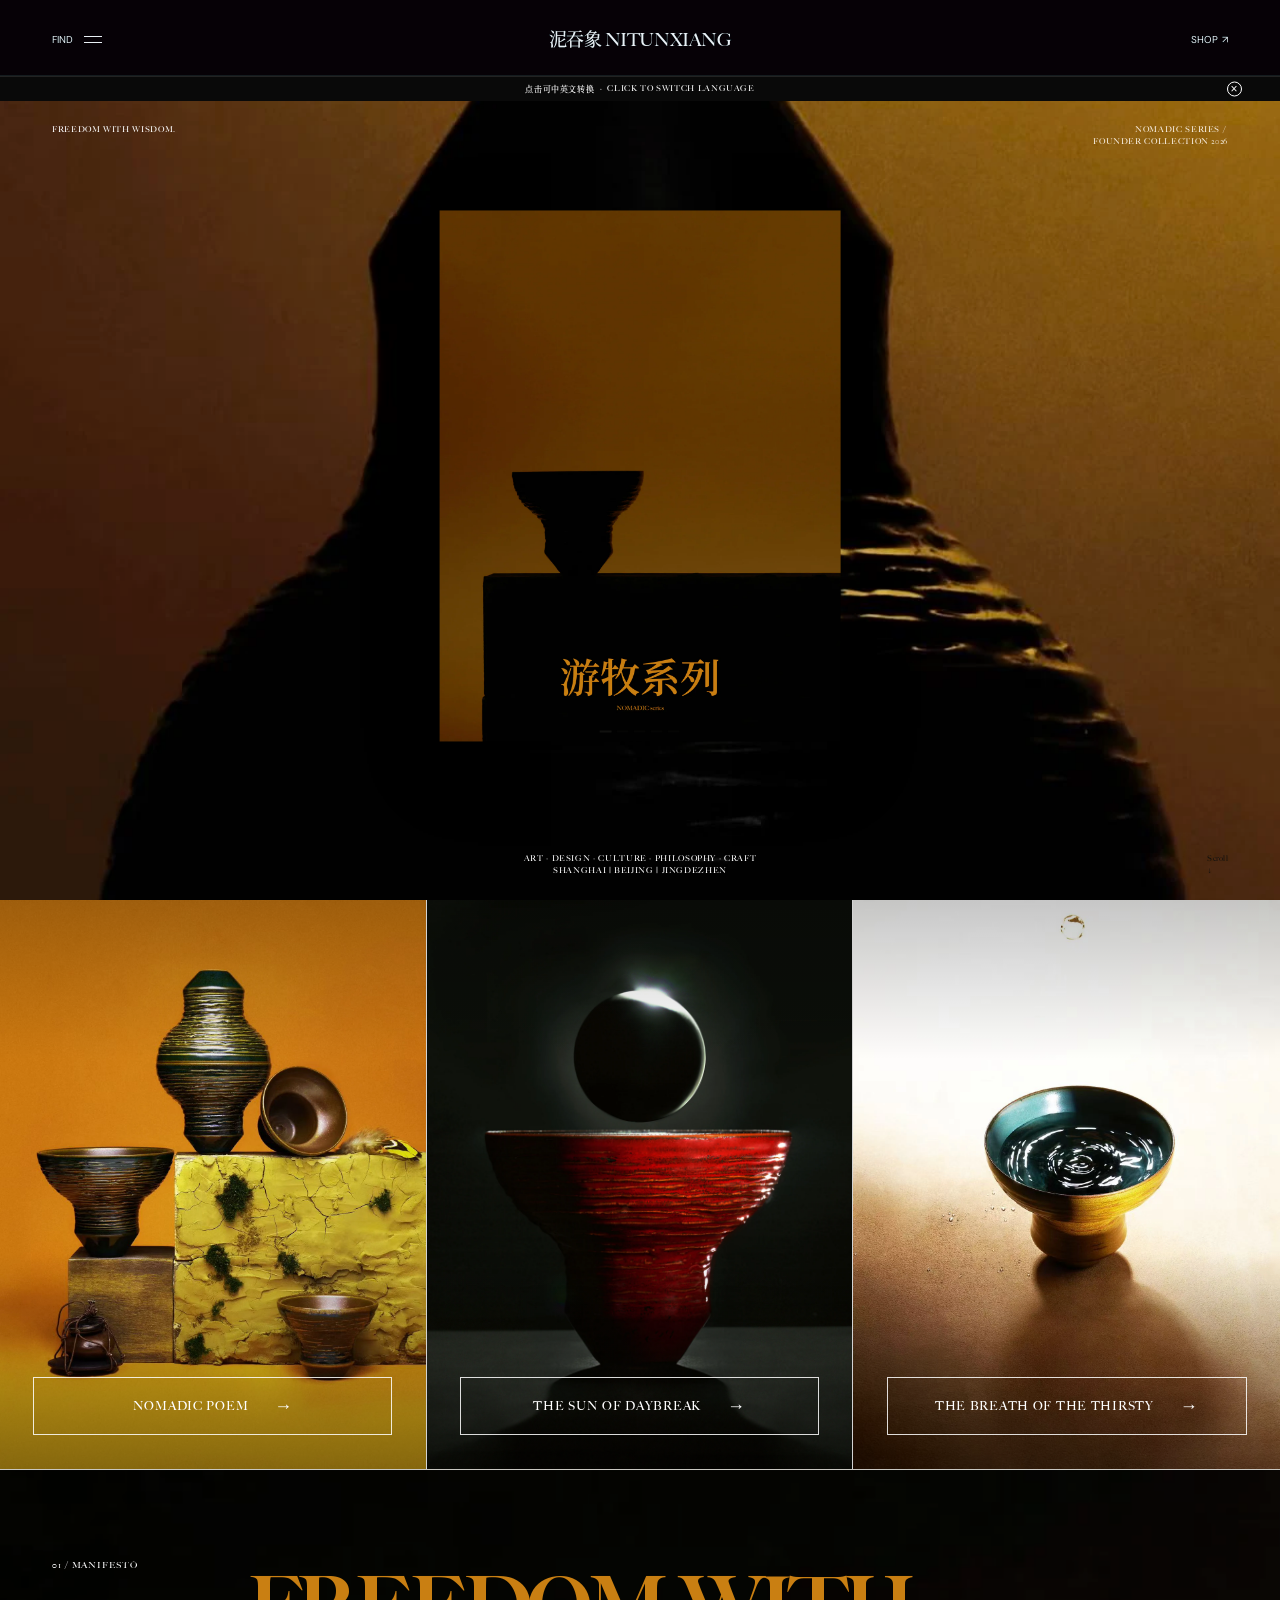
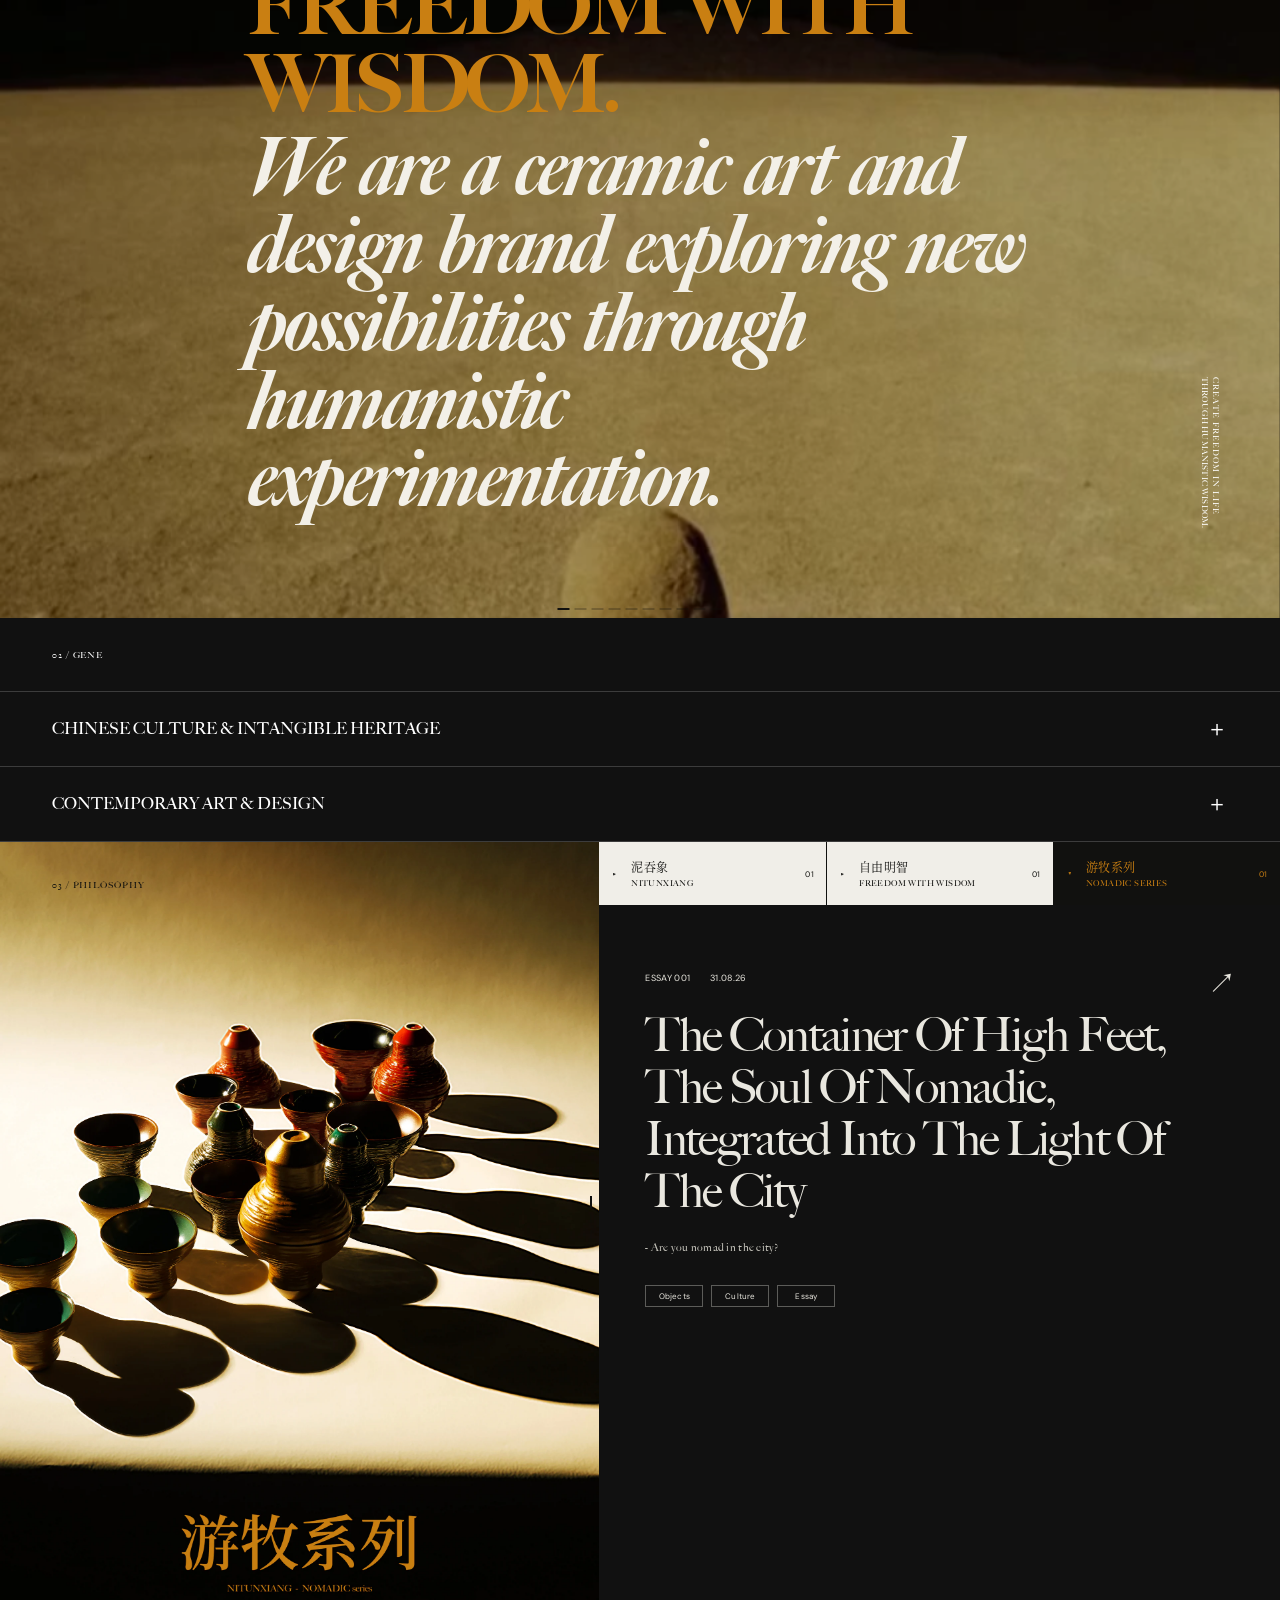
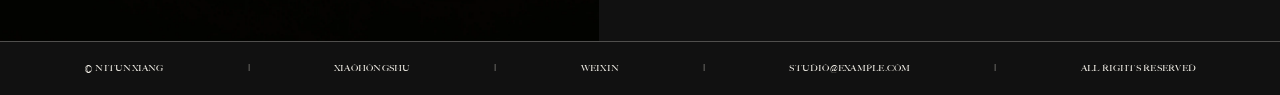
<file: index.html>
<!doctype html>
<html lang="zh-CN">
<head>
  <meta charset="UTF-8" />
  <meta name="viewport" content="width=device-width, initial-scale=1.0" />
  <link rel="preload" as="image" href="assets/published-data/e327979d9a9935866da41174.webp" fetchpriority="high" />
  <meta name="description" content="泥吞象 NITUNXIANG — 独立设计品牌官网" />
  <title>泥吞象 NITUNXIANG — Independent Design</title>
  <style>html,body{background:#050505}#ntx-boot-mask{display:none}html.state-loading{overflow:hidden!important;scroll-behavior:auto!important}html.state-loading body{position:fixed!important;inset:0!important;width:100%!important;height:100%!important;overflow:hidden!important;visibility:visible!important}html.state-loading body>:not(#ntx-boot-mask){visibility:hidden!important}html.state-loading #ntx-boot-mask{display:block!important;visibility:visible!important;position:fixed;inset:0;z-index:2147483647;background:#050505}</style>
  <script>document.documentElement.classList.add('state-loading');if('scrollRestoration' in history)history.scrollRestoration='manual';const ntxResetTop=()=>{document.documentElement.scrollTop=0;document.body&&(document.body.scrollTop=0);scrollTo(0,0)};ntxResetTop();addEventListener('DOMContentLoaded',ntxResetTop,{once:true});addEventListener('pageshow',ntxResetTop);addEventListener('pagehide',ntxResetTop);addEventListener('beforeunload',ntxResetTop);addEventListener('unload',()=>{})</script>
  <link rel="preconnect" href="https://images.unsplash.com" />
  <link rel="stylesheet" href="styles.css?v=139" />
  <link rel="stylesheet" href="brand-theme.css?v=101" />
  <link rel="stylesheet" href="brand-cursor.css?v=4">
  <link rel="stylesheet" href="public-site.css?v=6" />
  <script defer src="baidu-analytics.js?v=2"></script>
</head>
<body class="home-page">
  <div id="ntx-boot-mask" aria-hidden="true"></div>
  <header class="site-header" data-header>
    <a class="brand" href="#top" aria-label="泥吞象 NITUNXIANG 首页">泥吞象 NITUNXIANG</a>
    <button class="menu-toggle" type="button" aria-label="打开菜单" aria-expanded="false" data-menu-toggle>
      <span class="menu-label">Find</span><span class="menu-icon"><i></i><i></i></span>
    </button>
    <nav class="main-nav" aria-label="主导航" data-nav>
      <a href="catalog.html"><span class="nav-desktop-label" data-nav-bi data-bi-en="PRODUCT SERIES" data-bi-zh="产品系列">PRODUCT SERIES</span><span class="nav-mobile-zh">产品系列</span><span class="nav-mobile-en">PRODUCT SERIES</span></a>
      <a href="#works"><span class="nav-desktop-label" data-nav-bi data-bi-en="PRODUCT ATELIER" data-bi-zh="产品陈列">PRODUCT ATELIER</span><span class="nav-mobile-zh">产品陈列</span><span class="nav-mobile-en">PRODUCT ATELIER</span></a>
      <a href="#manifesto"><span class="nav-desktop-label" data-nav-bi data-bi-en="MANIFESTO" data-bi-zh="品牌宣言">MANIFESTO</span><span class="nav-mobile-zh">品牌宣言</span><span class="nav-mobile-en">MANIFESTO</span></a>
      <a href="#gene"><span class="nav-desktop-label" data-nav-bi data-bi-en="GENE" data-bi-zh="品牌基因">GENE</span><span class="nav-mobile-zh">品牌基因</span><span class="nav-mobile-en">GENE</span></a>
      <a href="#about"><span class="nav-desktop-label" data-nav-bi data-bi-en="PHILOSOPHY" data-bi-zh="品牌哲学">PHILOSOPHY</span><span class="nav-mobile-zh">品牌哲学</span><span class="nav-mobile-en">PHILOSOPHY</span></a>
      <a href="articles.html"><span class="nav-desktop-label" data-nav-bi data-bi-en="ARTICLES" data-bi-zh="品牌文章">ARTICLES</span><span class="nav-mobile-zh">品牌文章</span><span class="nav-mobile-en">ARTICLES</span></a>
      <a href="media.html"><span class="nav-desktop-label" data-nav-bi data-bi-en="VIDEOS" data-bi-zh="品牌影像">VIDEOS</span><span class="nav-mobile-zh">品牌影像</span><span class="nav-mobile-en">VIDEOS</span></a>
    </nav>
    <div class="header-tools"><a href="catalog.html"><span>Shop</span><i>↗</i></a></div>
  </header>
  <div class="language-notice" data-language-notice>
    <button class="language-notice-message" type="button" data-language-switch>
      <span data-notice-editable="zh">点击可中英文转换</span><i>·</i><span data-notice-editable="en">CLICK TO SWITCH LANGUAGE</span>
    </button>
    <button class="language-notice-close" type="button" data-language-notice-close aria-label="关闭语言提示"></button>
  </div>

  <main id="top">
    <section class="hero" id="image-hero" aria-labelledby="hero-title">
      <!-- 替换位置：修改下方 .hero-media 的图片 URL，或改为本地 assets/hero.jpg -->
      <div class="hero-media" role="img" aria-label="黑白时装造型"></div>
      <div class="hero-shade"></div>
      <p class="hero-kicker reveal">Objects · Culture · Time<br />Shanghai · 2026</p>
      <div class="hero-copy reveal">
        <p>Collection 01 / 2026</p>
        <h1 id="hero-title">OBJECTS<br />CARRY<br />TIME</h1>
        <a class="text-link light" href="#works">探索系列 <span>↘</span></a>
      </div>
      <p class="hero-index">N° 001 / 026</p>
      <a class="scroll-cue" href="#manifesto" aria-label="向下浏览">Scroll<br />↓</a>
    </section>

    <section class="glaze-guide" id="glazes" aria-label="三釉色商品导览">
      <div class="glaze-guide-grid">
        <a class="glaze-guide-card reveal" href="catalog.html?glaze=nomadic" aria-label="查看游牧之歌釉色商品">
          <img class="glaze-slide is-active" src="assets/published-data/aaa8d397ae16486bc3ec4cd4.webp" loading="eager" decoding="sync" alt="游牧之歌绿色釉面器物 1" />
          <img class="glaze-slide" src="assets/published-data/05d71731e9bb2104b68b0309.webp" loading="eager" decoding="sync" alt="游牧之歌绿色釉面器物 2" />
          <span><i>NOMADIC POEM</i></span>
        </a>
        <a class="glaze-guide-card reveal" href="catalog.html?glaze=daybreak" aria-label="查看食夜之日釉色商品">
          <img class="glaze-slide is-active" src="assets/published-data/46ead42135600e01c32360be.webp" loading="eager" decoding="sync" alt="食夜之日红色釉面器物 1" />
          <img class="glaze-slide" src="assets/published-data/3f7fefbf7875dd145f923cb5.webp" loading="eager" decoding="sync" alt="食夜之日红色釉面器物 2" />
          <span><i>THE SUN OF DAYBREAK</i></span>
        </a>
        <a class="glaze-guide-card reveal" href="catalog.html?glaze=thirsty" aria-label="查看渴者之息釉色商品">
          <img class="glaze-slide is-active" src="assets/published-data/f44180d085d034b259c561d3.webp" loading="eager" decoding="sync" alt="渴者之息黄色釉面器物 1" />
          <img class="glaze-slide" src="assets/published-data/bcde4afc7e3b94a042d5a6b7.webp" loading="eager" decoding="sync" alt="渴者之息黄色釉面器物 2" />
          <span><i>THE BREATH OF THE THIRSTY</i></span>
        </a>
      </div>
    </section>

    <section class="manifesto" id="manifesto">
      <div class="manifesto-background" data-manifesto-image aria-hidden="true">
        <img src="assets/published-data/991caff2139e4011b4ef90cd.webp" alt="" />
      </div>
      <p class="eyebrow reveal" data-page3-bilingual>01 / MANIFESTO</p>
      <div class="manifesto-copy reveal">
        <p data-page3-bilingual>FREEDOM WITH WISDOM.</p>
        <p class="muted" data-page3-bilingual>WE ARE A CERAMIC OBJECT AND ART DESIGN BRAND DEVOTED TO HUMANISTIC INNOVATION AND EXPERIMENTATION.</p>
      </div>
      <p class="side-note" data-page3-bilingual>DESIGNED FOR THE IN-BETWEEN.</p>
    </section>

    <section class="gene" id="gene" aria-labelledby="gene-title">
      <div class="gene-heading reveal"><p class="eyebrow">02 / GENE</p><h2 id="gene-title">BRAND<br />GENE</h2></div>
      <div class="gene-accordions">
        <article class="gene-group" data-gene-destination="gene-culture.html">
          <button class="gene-bar" type="button" aria-expanded="false" data-gene-toggle><span>CHINESE CULTURE &amp; INTANGIBLE HERITAGE</span><i aria-hidden="true">＋</i></button>
          <div class="gene-panel"><div class="gene-grid"><div class="gene-row gene-row-forward">
            <figure><img src="assets/published-data/5cbff1ef56e8be53ec6f5c5e.webp" alt="中国文化与非遗品牌基因图像 1" /></figure><figure><img src="assets/published-data/4c4f64e9bc85a2fab7b4bd11.webp" alt="中国文化与非遗品牌基因图像 2" /></figure><figure><img src="assets/published-data/3c5488e881b3caa2ed4ee86f.webp" alt="中国文化与非遗品牌基因图像 3" /></figure><figure><img src="assets/published-data/868a5d1f75965c62824604cd.webp" alt="中国文化与非遗品牌基因图像 4" /></figure><figure><img src="assets/published-data/087c04ee89be7fdbdc3c389c.webp" alt="中国文化与非遗品牌基因图像 5" /></figure><figure><img src="assets/published-data/db18ba560f717ab17a42423d.webp" alt="中国文化与非遗品牌基因图像 6" /></figure>
            </div><div class="gene-row gene-row-reverse">
            <figure><img src="assets/published-data/744cd92be7e78a4fccbbb585.webp" alt="中国文化与非遗品牌基因图像 7" /></figure><figure><img src="assets/published-data/ebcd37ecbcd965666145f93d.webp" alt="中国文化与非遗品牌基因图像 8" /></figure><figure><img src="assets/published-data/248d22a19de5b346058d6d14.webp" alt="中国文化与非遗品牌基因图像 9" /></figure><figure><img src="assets/published-data/8e48a8a4dd03b0c6a4752e97.webp" alt="中国文化与非遗品牌基因图像 10" /></figure><figure><img src="assets/published-data/858cc86addd910d7d17d92dc.webp" alt="中国文化与非遗品牌基因图像 11" /></figure><figure><img src="assets/published-data/d5b79ed695daefa806abfd72.webp" alt="中国文化与非遗品牌基因图像 12" /></figure>
          </div></div></div>
        </article>
        <article class="gene-group" data-gene-destination="gene-contemporary.html">
          <button class="gene-bar" type="button" aria-expanded="false" data-gene-toggle><span>CONTEMPORARY ART &amp; DESIGN</span><i aria-hidden="true">＋</i></button>
          <div class="gene-panel"><div class="gene-grid"><div class="gene-row gene-row-forward">
            <figure><img src="assets/published-data/12452ced0011ba22a94b3884.webp" alt="当代艺术与设计品牌基因图像 1" /></figure><figure><img src="assets/published-data/e2dcbd82f53a91a7ca8a6321.webp" alt="当代艺术与设计品牌基因图像 2" /></figure><figure><img src="assets/published-data/4b7027bb89d7e7c1b379b968.webp" alt="当代艺术与设计品牌基因图像 3" /></figure><figure><img src="assets/published-data/1d610e2368daea2b5533fe0b.webp" alt="当代艺术与设计品牌基因图像 4" /></figure><figure><img src="assets/published-data/b17360f8024bcaba354eb8c1.webp" alt="当代艺术与设计品牌基因图像 5" /></figure><figure><img src="assets/published-data/c7d23864f382341cd73a38e1.webp" alt="当代艺术与设计品牌基因图像 6" /></figure>
            </div><div class="gene-row gene-row-reverse">
            <figure><img src="assets/published-data/0e5ac7003801aefc4303ae73.webp" alt="当代艺术与设计品牌基因图像 7" /></figure><figure><img src="assets/published-data/4df5eb010cd3e6b8d8c37903.webp" alt="当代艺术与设计品牌基因图像 8" /></figure><figure><img src="assets/published-data/a6c91ffcb00eae77c72d5472.webp" alt="当代艺术与设计品牌基因图像 9" /></figure><figure><img src="assets/published-data/c420732541783066aed7c746.webp" alt="当代艺术与设计品牌基因图像 10" /></figure><figure><img src="assets/published-data/dc6be7c44c55d5d6e9471a8f.webp" alt="当代艺术与设计品牌基因图像 11" /></figure><figure><img src="assets/published-data/67469f6db86a22dd1c7ca601.webp" alt="当代艺术与设计品牌基因图像 12" /></figure>
          </div></div></div>
        </article>
      </div>
    </section>

    <section class="works" id="works" aria-labelledby="works-title" hidden aria-hidden="true">
      <div class="section-head reveal">
        <p class="eyebrow">03 / Selected works</p>
        <h2 id="works-title">THE<br />COLLECTION</h2>
        <p>SIX FORMS, ONE CONTINUING LANGUAGE.<br />EXPLORE THE 2026 COLLECTION.</p>
      </div>

      <article class="look look-a reveal">
        <img src="assets/products/sku-01.webp" alt="泥吞象器物作品" />
        <div class="look-meta"><span>Object 01</span><span>Ceramic / Fire</span></div>
      </article>
      <article class="look look-b reveal">
        <img src="assets/products/sku-04.webp" alt="泥吞象器物作品" />
        <div class="look-meta"><span>Object 04</span><span>Clay / Glaze</span></div>
      </article>
      <article class="look look-c reveal">
        <img src="assets/products/sku-07.webp" alt="泥吞象器物作品" />
        <div class="look-meta"><span>Object 07</span><span>Earth / Trace</span></div>
      </article>
      <article class="look look-d reveal">
        <img src="assets/products/sku-09.webp" alt="泥吞象器物作品" />
        <div class="look-meta"><span>Object 09</span><span>Form / Time</span></div>
      </article>
      <article class="archive-card reveal"><img src="assets/catalog/product-10.webp" alt="泥吞象视觉档案 10"><div><span>Object 10</span><span>Archive</span></div></article>
      <article class="archive-card reveal"><img src="assets/catalog/product-11.webp" alt="泥吞象视觉档案 11"><div><span>Object 11</span><span>Archive</span></div></article>
      <article class="archive-card reveal"><img src="assets/catalog/product-12.webp" alt="泥吞象视觉档案 12"><div><span>Object 12</span><span>Archive</span></div></article>
      <article class="archive-card reveal"><img src="assets/catalog/product-13.webp" alt="泥吞象视觉档案 13"><div><span>Object 13</span><span>Archive</span></div></article>
      <article class="archive-card reveal"><img src="assets/catalog/product-14.webp" alt="泥吞象视觉档案 14"><div><span>Object 14</span><span>Archive</span></div></article>
      <article class="archive-card reveal"><img src="assets/catalog/product-15.webp" alt="泥吞象视觉档案 15"><div><span>Object 15</span><span>Archive</span></div></article>
      <article class="archive-card reveal"><img src="assets/catalog/product-16.webp" alt="泥吞象视觉档案 16"><div><span>Object 16</span><span>Archive</span></div></article>
      <article class="archive-card reveal"><img src="assets/catalog/product-17.webp" alt="泥吞象视觉档案 17"><div><span>Object 17</span><span>Archive</span></div></article>
      <article class="archive-card reveal"><img src="assets/catalog/product-18.webp" alt="泥吞象视觉档案 18"><div><span>Object 18</span><span>Archive</span></div></article>
      <article class="archive-card reveal"><img src="assets/catalog/product-19.webp" alt="泥吞象视觉档案 19"><div><span>Object 19</span><span>Archive</span></div></article>
      <article class="archive-card reveal"><img src="assets/catalog/product-20.webp" alt="泥吞象视觉档案 20"><div><span>Object 20</span><span>Archive</span></div></article>
      <article class="archive-card reveal"><img src="assets/catalog/product-21.webp" alt="泥吞象视觉档案 21"><div><span>Object 21</span><span>Archive</span></div></article>
      <article class="archive-card reveal"><img src="assets/catalog/product-22.webp" alt="泥吞象视觉档案 22"><div><span>Object 22</span><span>Archive</span></div></article>
      <article class="archive-card reveal"><img src="assets/catalog/product-23.webp" alt="泥吞象视觉档案 23"><div><span>Object 23</span><span>Archive</span></div></article>
      <a class="collection-link reveal" href="#contact">VIEW THE FULL COLLECTION <span>→</span></a>
    </section>

    <section class="about" id="about">
      <a class="about-hit" href="articles.html" aria-label="前往 ARTICLES"></a>
      <p class="eyebrow about-index reveal">03 / PHILOSOPHY</p>
      <div class="about-image reveal" role="img" aria-label="布料与服装结构细节"></div>
      <div class="about-copy reveal">
        <nav class="home-article-categories" aria-label="文章栏目">
          <a href="articles.html?category=nitunxiang" data-home-article="objects" data-intro-zh="关于器物、身体与日常生活之间关系的持续研究。" data-intro-en="AN ONGOING STUDY OF THE RELATIONSHIP BETWEEN OBJECTS, THE BODY AND EVERYDAY LIFE."><span>泥吞象</span><i>NITUNXIANG</i><b>01</b></a>
          <a href="articles.html?category=freedom" data-home-article="material" data-intro-zh="在自由创造与人文判断之间，寻找能够长久成立的设计。" data-intro-en="FINDING ENDURING DESIGN BETWEEN CREATIVE FREEDOM AND HUMANISTIC WISDOM."><span>自由明智</span><i>FREEDOM WITH WISDOM</i><b>01</b></a>
          <a class="is-active" href="articles.html?category=nomadic&amp;subcategory=spiritual" data-home-article="slowly" data-home-nomadic-trigger data-intro-zh="以迁徙、适应与精神流动为线索，讨论当代游牧的形态。" data-intro-en="TRACING MIGRATION, ADAPTATION AND INNER MOVEMENT THROUGH CONTEMPORARY NOMADIC FORMS." aria-expanded="false"><span>游牧系列</span><i>NOMADIC SERIES</i><b>01</b></a>
          <div class="home-nomadic-subcategories" aria-label="游牧系列子目录">
            <a href="articles.html?category=nomadic&amp;subcategory=spiritual">精神游牧</a>
            <a href="articles.html?category=nomadic&amp;subcategory=sculpture">游牧雕塑</a>
            <a href="articles.html?category=nomadic&amp;subcategory=vessel">雕塑容器</a>
          </div>
          <div class="home-category-intro" role="button" tabindex="0" aria-live="polite" aria-hidden="true"><div><span></span><i></i></div></div>
        </nav>
        <div class="about-editorial-meta"><span>PHILOSOPHY 001</span><span>2026</span></div>
        <span class="about-editorial-arrow" aria-hidden="true">↗</span>
        <h2>BEYOND<br />THE SEASON</h2>
        <p>NITUNXIANG IS AN INDEPENDENT BRAND EXPLORING THE RELATIONSHIPS BETWEEN OBJECTS, THE BODY AND EVERYDAY LIFE. WE CREATE ENDURING WORKS FROM NATURAL FORMS, HANDMADE TRACES AND CONTEMPORARY EXPERIENCE.</p>
        <div class="about-editorial-tags" aria-label="Philosophy tags"><span>OBJECTS</span><span>CULTURE</span><span>ESSAY</span></div>
      </div>
    </section>

    <section class="journal" id="journal" hidden>
      <p class="eyebrow reveal">04 / Journal</p>
      <a class="journal-item reveal" href="#contact">
        <span>Notes 001</span><h3>On Silence &amp; Structure</h3><time datetime="2026-08-18">18.08.26</time><i>↗</i>
      </a>
      <a class="journal-item reveal" href="#contact">
        <span>Process 004</span><h3>The Weight of Linen</h3><time datetime="2026-07-02">02.07.26</time><i>↗</i>
      </a>
    </section>
  </main>

  <footer class="site-footer" id="contact">
    <div class="footer-bottom footer-bar"><span data-footer-bi data-bi-en="© NITUNXIANG" data-bi-zh="© 泥吞象">© NITUNXIANG</span><i aria-hidden="true">|</i><a href="#" data-footer-xiaohongshu data-footer-bi data-bi-en="Xiaohongshu" data-bi-zh="小红书">Xiaohongshu</a><i aria-hidden="true">|</i><a href="#" data-footer-weixin data-footer-bi data-bi-en="Weixin" data-bi-zh="微信">Weixin</a><i aria-hidden="true">|</i><a href="mailto:studio@example.com" data-footer-email>studio@example.com</a><i aria-hidden="true">|</i><span data-footer-bi data-bi-en="ALL RIGHTS RESERVED" data-bi-zh="版权所有">ALL RIGHTS RESERVED</span></div>
  </footer>
  <button class="editor-launch" type="button" data-editor-launch aria-label="打开页面编辑器">✦ 编辑页面</button>
  <aside class="editor-panel" data-editor-panel aria-label="页面编辑器" aria-hidden="true">
    <div class="editor-head"><strong>页面编辑器</strong><button type="button" data-editor-close aria-label="关闭编辑器">×</button></div>
    <p class="editor-tip">开启后，点击文字即可修改并选中它；字体和字重会真正应用到当前选中的文字。点击图片区域可替换当前轮播图。</p>
    <label class="editor-switch"><input type="checkbox" data-edit-mode /> <span>开启直接编辑</span></label>
    <label>英文字体
      <select data-font-english>
        <option value="serif">优雅衬线</option><option value="sourcehan">思源宋体</option><option value="bigcaslon" selected>Big Caslon</option><option value="adobecaslon">Adobe Caslon Pro</option><option value="sans">现代无衬线</option><option value="system">中文系统字体</option>
      </select>
    </label>
    <label>中文字体
      <select data-font-chinese>
        <option value="serif">优雅衬线</option><option value="sourcehan" selected>思源宋体</option><option value="bigcaslon">Big Caslon</option><option value="adobecaslon">Adobe Caslon Pro</option><option value="sans">现代无衬线</option><option value="system">中文系统字体</option>
      </select>
    </label>
    <div class="notice-font-controls">
      <strong>顶部提示条字体</strong>
      <label>中文字体
        <select data-notice-font="zh">
          <option value="sourcehan" selected>思源宋体</option><option value="bigcaslon">Big Caslon</option><option value="adobecaslon">Adobe Caslon Pro</option><option value="sans">现代无衬线</option><option value="system">中文系统字体</option>
        </select>
      </label>
      <label>英文字体
        <select data-notice-font="en">
          <option value="bigcaslon" selected>Big Caslon</option><option value="adobecaslon">Adobe Caslon Pro</option><option value="sourcehan">思源宋体</option><option value="sans">现代无衬线</option><option value="system">系统字体</option>
        </select>
      </label>
    </div>
    <p class="editor-selection" data-text-selection>当前文字：尚未选择</p>
    <label class="hover-translation-field">点击切换中文
      <textarea rows="3" data-hover-translation disabled placeholder="请先选中支持中英文切换的文字"></textarea>
      <small data-hover-translation-hint>英文直接在页面上修改；这里填写点击后显示的中文。</small>
    </label>
    <label>首次显示语言
      <select data-initial-language disabled>
        <option value="en">英文</option>
        <option value="zh">中文</option>
      </select>
    </label>
    <label data-philosophy-english-case hidden>当前英文大小写
      <select data-english-case disabled>
        <option value="preserve">根据输入原样显示</option>
        <option value="upper">全部大写</option>
        <option value="title">实词首字母大写</option>
      </select>
    </label>
    <label>当前文字字重
      <select data-font-weight>
        <option value="200">极细 200</option><option value="300">细体 300</option><option value="400" selected>常规 400</option><option value="500">中等 500</option><option value="600">半粗 600</option><option value="700">粗体 700</option><option value="800">特粗 800</option><option value="900">黑体 900</option>
      </select>
    </label>
    <label>当前文字样式
      <select data-font-style><option value="normal">正体</option><option value="italic">斜体</option></select>
    </label>
    <label>当前文字字号 <span data-font-size-value>—</span>
      <input type="range" min="8" max="220" value="32" step="1" data-font-size />
    </label>
    <label>当前文字行间距 <span data-line-height-value>—</span>
      <input type="range" min="0.8" max="3" value="1.2" step="0.05" data-line-height />
    </label>
    <label>竖排字间距 <span data-vertical-spacing-value>—</span>
      <input type="range" min="-2" max="24" value="1" step="0.5" data-vertical-spacing />
      <small>用于页3右下角竖排小字，中英文分别保存。</small>
    </label>
    <label>竖排列间距 <span data-vertical-column-spacing-value>—</span>
      <input type="range" min="0.6" max="5" value="1.35" step="0.05" data-vertical-column-spacing />
      <small>控制竖排文字各列之间的左右间隔，中英文分别保存。</small>
    </label>
    <div class="editor-text-align">
      <span>当前文字对齐</span>
      <div>
        <button type="button" data-text-align="left">居左</button>
        <button type="button" data-text-align="center">居中</button>
        <button type="button" data-text-align="right">居右</button>
      </div>
    </div>
    <div class="editor-text-color">
      <span>当前文字颜色</span>
      <div>
        <button type="button" data-text-color="#11110f"><i style="background:#11110f"></i>黑色</button>
        <button type="button" data-text-color="#f3f0e8"><i style="background:#f3f0e8"></i>米白色</button>
        <button type="button" data-text-color="#c97f12"><i style="background:#c97f12"></i>品牌色</button>
      </div>
    </div>
    <div class="editor-colors">
      <label>页面底色<input type="color" value="#f0eee8" data-paper-color /></label>
      <label>文字颜色<input type="color" value="#11110f" data-ink-color /></label>
    </div>
    <label>左右留白 <input type="range" min="16" max="80" value="52" data-spacing /></label>
    <label>作品布局
      <select data-layout>
        <option value="editorial">错落编辑式</option><option value="grid">整齐双列</option><option value="large">全宽大图</option>
      </select>
    </label>
    <div class="carousel-order-panel">
      <span>轮播图片顺序</span>
      <p data-carousel-selection>请先点击要调整的图片栏</p>
      <div>
        <button type="button" data-slide-earlier>← 向前一位</button>
        <button type="button" data-slide-later>向后一位 →</button>
      </div>
      <small>先开启直接编辑，点击图片栏并选择当前图片，再用按钮调整。完成后点击“保存修改”。</small>
    </div>
    <div class="section-crop-panel">
      <strong>第三屏背景图片</strong>
      <p>开启直接编辑后点击第三屏背景即可换图，再用下面滑杆自由裁切。</p>
      <label>水平位置 <input type="range" min="0" max="100" value="50" data-manifesto-x /></label>
      <label>垂直位置 <input type="range" min="0" max="100" value="50" data-manifesto-y /></label>
      <label>图片缩放 <input type="range" min="100" max="250" value="100" data-manifesto-zoom /></label>
    </div>
    <div class="footer-link-panel">
      <strong>页尾联系方式</strong>
      <label>Xiaohongshu 跳转链接<input type="url" value="#" data-footer-xiaohongshu-input /></label>
      <label>Weixin 跳转链接<input type="url" value="#" data-footer-weixin-input /></label>
      <label>实际邮箱<input type="email" value="studio@example.com" data-footer-email-input /></label>
      <small>填写完整网址；邮箱会自动生成邮件跳转。保存或发布后生效。</small>
    </div>
    <div class="editor-actions"><button type="button" data-save>保存到本机</button><button type="button" data-publish>发布到手机</button><button type="button" class="secondary" data-undo-save>退回上一保存版</button><button type="button" class="secondary" data-reset>恢复原版</button></div>
    <p class="editor-status" data-editor-status>“保存到本机”仅当前浏览器可见；“发布到手机”会同步给同一局域网内的设备</p>
  </aside>
  <input class="image-picker" type="file" accept="image/*" data-image-picker />
  <script src="article-data.js?v=8"></script>
  <script src="script.js?v=125"></script>
  <script src="mobile-nav-feedback.js?v=8"></script>
  <script src="brand-cursor.js?v=3"></script>
</body>
</html>
</file>
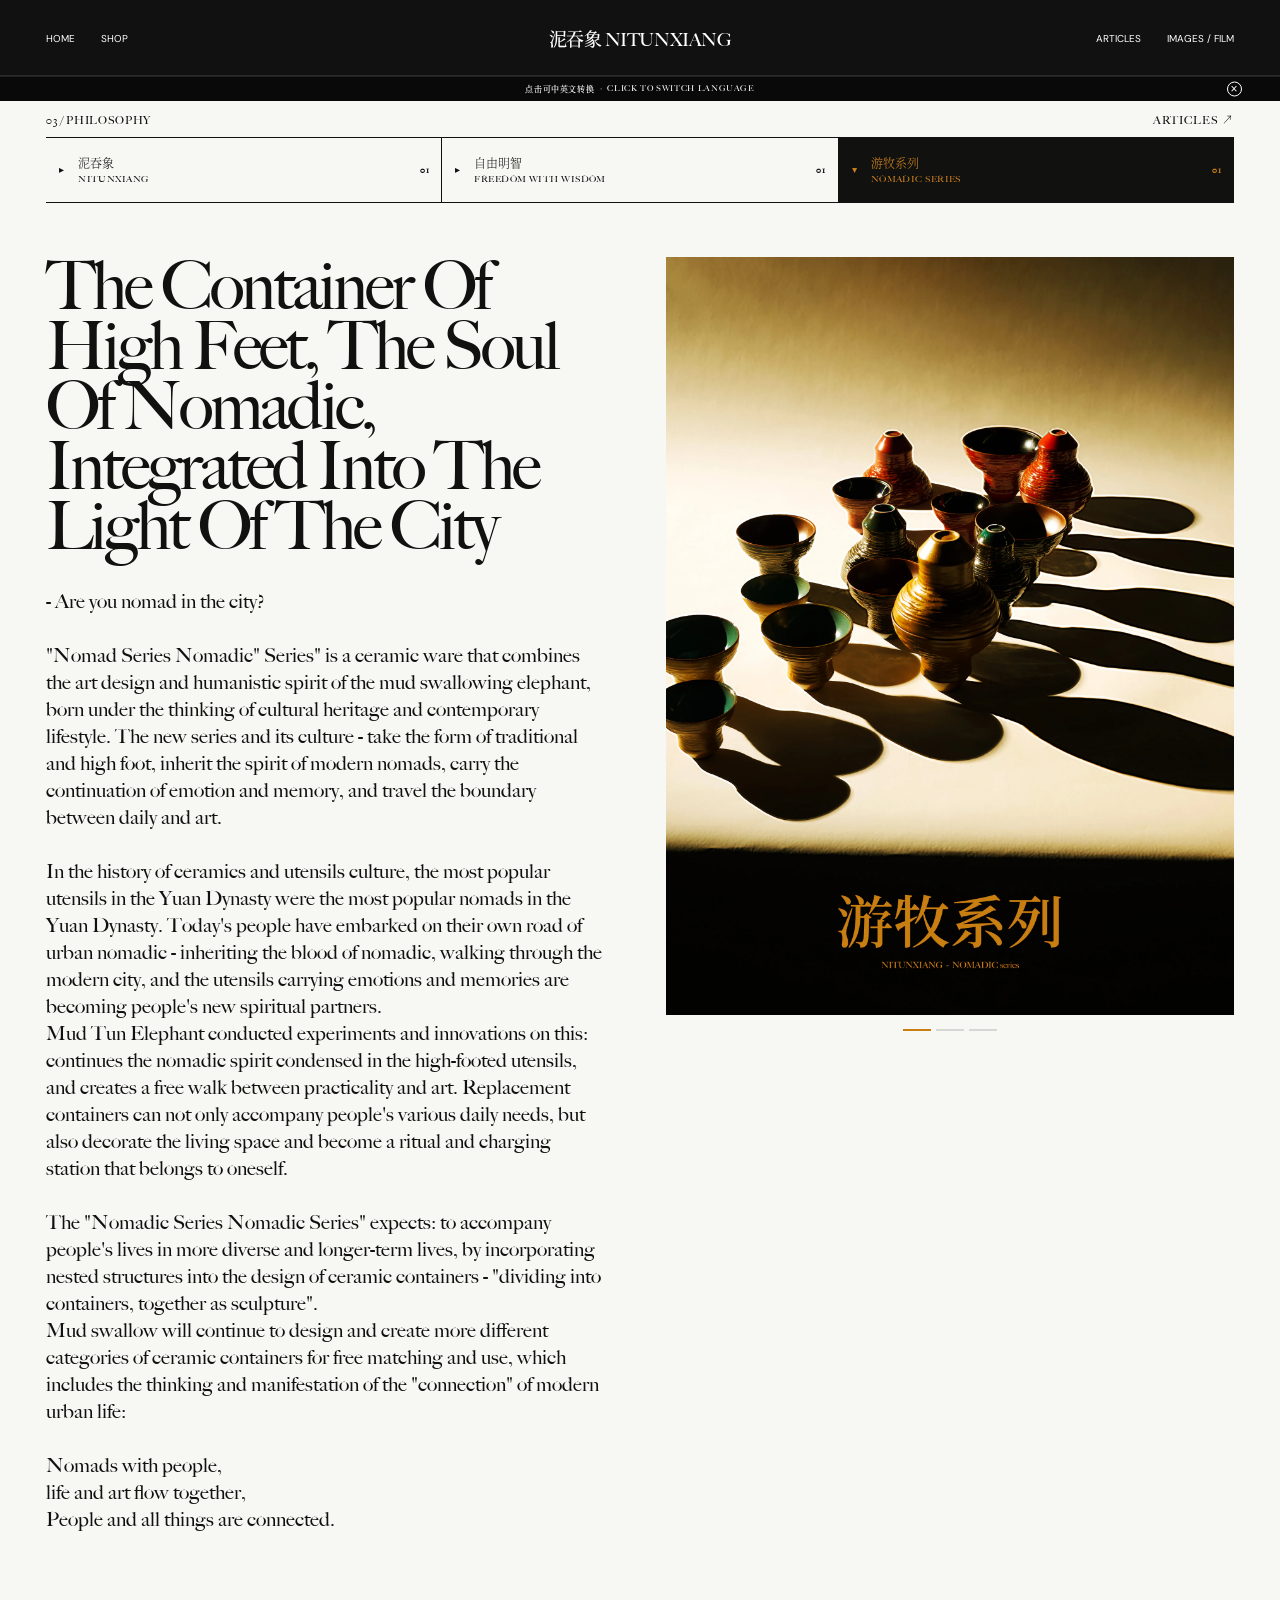
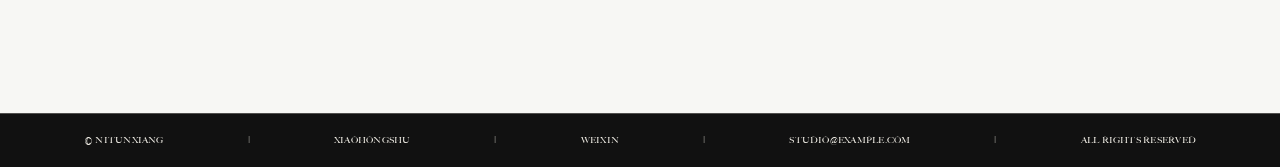
<file: article-detail.html>
<!doctype html>
<html lang="en">
<head>
  <meta charset="utf-8">
  <meta name="viewport" content="width=device-width, initial-scale=1">
  <title>HOW OBJECTS ENTER EVERYDAY LIFE — NITUNXIANG</title>
  <link rel="stylesheet" href="editorial-pages.css?v=28">
  <link rel="stylesheet" href="brand-theme.css?v=70">
  <link rel="stylesheet" href="article-detail.css?v=44">
  <link rel="stylesheet" href="article-detail-editor.css?v=2">
  <link rel="stylesheet" href="brand-cursor.css?v=3">
  <link rel="stylesheet" href="public-site.css?v=6" />
  <script defer src="baidu-analytics.js?v=2"></script>
</head>
<body class="editorial-page article-detail-page">
  <header class="editorial-header">
    <nav><a href="index.html">Home</a><a href="catalog.html">Shop</a><a class="mobile-gene-return" href="gene-culture.html">↖GENE</a></nav>
    <a class="editorial-logo" href="index.html">泥吞象 NITUNXIANG</a>
    <nav class="header-right"><a class="active" href="articles.html">Articles</a><a href="media.html">Images / Film</a></nav>
  </header>

  <main>
    <article class="detail-article">
      <header class="detail-hero">
        <div class="detail-hierarchy"><span data-article-editable="hierarchy" data-bi-en="03 / PHILOSOPHY" data-bi-zh="03 / 品牌哲学">03 / PHILOSOPHY</span><a class="detail-articles-link" href="articles.html"><span>ARTICLES</span><i aria-hidden="true">↗</i></a></div>
        <nav class="detail-categories" aria-label="文章栏目">
          <a class="detail-category-link" data-detail-category="nitunxiang" href="articles.html?category=nitunxiang"><span>泥吞象</span><i>NITUNXIANG</i><b>01</b></a>
          <a class="detail-category-link" data-detail-category="freedom" href="articles.html?category=freedom"><span>自由明智</span><i>FREEDOM WITH WISDOM</i><b>01</b></a>
          <a class="detail-category-link" data-detail-category="nomadic" href="articles.html?category=nomadic"><span>游牧系列</span><i>NOMADIC SERIES</i><b>01</b></a>
        </nav>
        <div class="detail-category-results" data-detail-category-results hidden></div>
        <div class="detail-title-block">
          <h1 data-article-title data-article-editable="title" data-bi-en="HOW OBJECTS ENTER EVERYDAY LIFE" data-bi-zh="器物如何进入日常">HOW OBJECTS ENTER EVERYDAY LIFE</h1>
          <div class="detail-introduction">
            <p data-article-dek data-article-editable="summary" data-bi-en="An inquiry into material, touch and the quiet relationship between an object and the body." data-bi-zh="从材料、触感与使用留下的痕迹出发，重新理解器物与身体之间安静而持久的关系。">An inquiry into material, touch and the quiet relationship between an object and the body.</p>
          </div>
        </div>
        <figure class="detail-cover is-loading" data-article-gallery>
          <div class="detail-gallery-viewport">
            <div class="detail-gallery-track">
              <img data-gallery-slide src="assets/published-data/65915db832b3622338fa61cc.webp" alt="泥吞象作品图一">
              <img data-gallery-slide src="assets/published-data/ab5d4202803a92bde60065f2.webp" alt="泥吞象作品图二">
              <img data-gallery-slide src="assets/published-data/143e5d75f414756e4762dce3.webp" alt="泥吞象作品图三">
            </div>
          </div>
          <figcaption><div class="gallery-edit-actions"><button class="gallery-replace" type="button" data-gallery-replace data-bi-en="REPLACE IMAGE" data-bi-zh="替换图片">REPLACE IMAGE</button><button class="gallery-save" type="button" data-gallery-save disabled>SAVE IMAGE</button></div><div class="gallery-pagination" aria-label="图片切换"><button class="is-active" type="button" data-gallery-index="0" aria-label="第 1 张"></button><button type="button" data-gallery-index="1" aria-label="第 2 张"></button><button type="button" data-gallery-index="2" aria-label="第 3 张"></button></div></figcaption>
          <input class="gallery-picker" type="file" accept="image/*" data-gallery-picker>
        </figure>
      </header>
    </article>
  </main>
  <div class="detail-footer-spacer" aria-hidden="true" style="display:block;width:100%;height:80px;min-height:80px;flex:0 0 80px;background:var(--paper,#f7f7f4)"></div>
  <footer class="site-footer" id="contact"><div class="footer-bottom footer-bar"><span>© NITUNXIANG</span><i aria-hidden="true">|</i><a href="#">Xiaohongshu</a><i aria-hidden="true">|</i><a href="#">Weixin</a><i aria-hidden="true">|</i><a href="mailto:studio@example.com">studio@example.com</a><i aria-hidden="true">|</i><span>ALL RIGHTS RESERVED</span></div></footer>
  <div class="ntx-custom-cursor" aria-hidden="true"><img src="assets/ntx-logo-pointer.svg" alt=""></div>
  <script src="article-data.js?v=8"></script><script src="article-detail.js?v=23"></script><script src="article-detail-editor.js?v=17"></script><script src="content-bilingual.js?v=4"></script><script src="mobile-nav-feedback.js?v=3"></script>
  <script src="brand-cursor.js?v=2"></script>
  <script src="global-footer.js?v=1"></script>
</body>
</html>
</file>
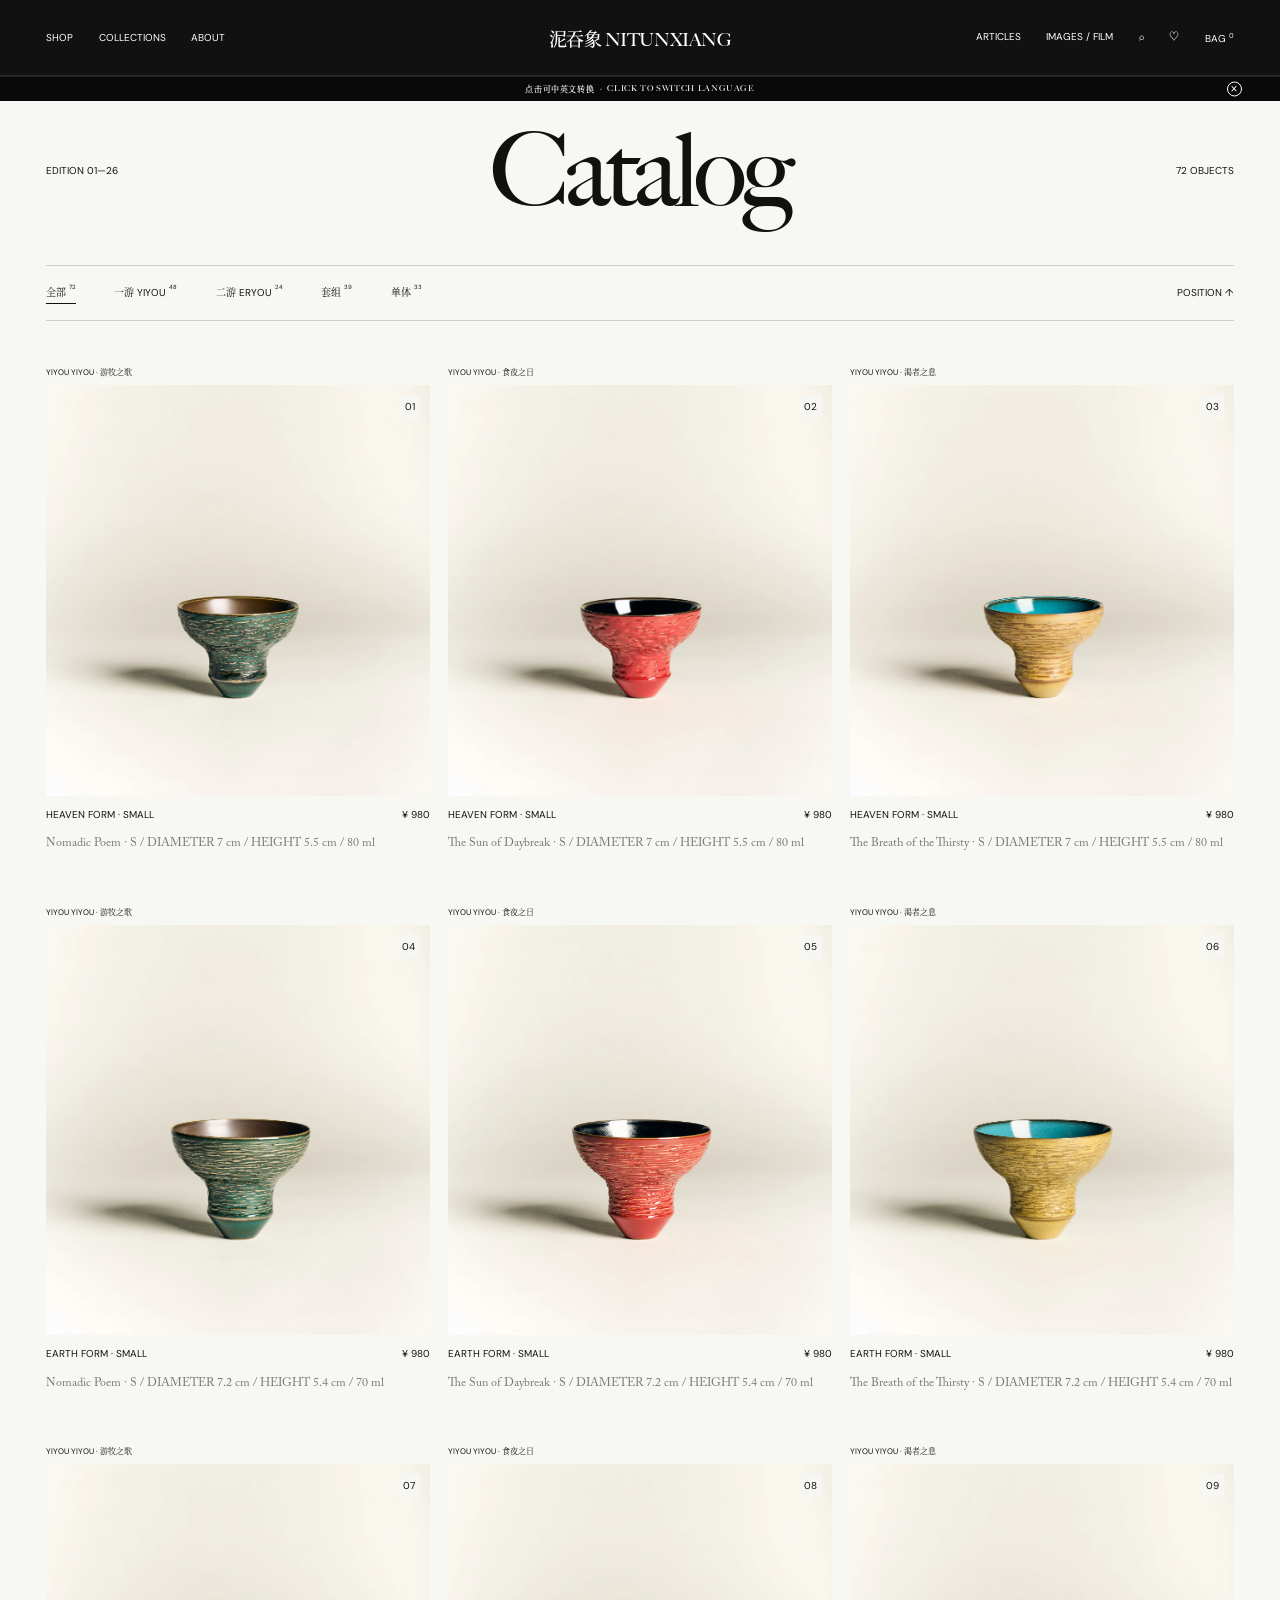
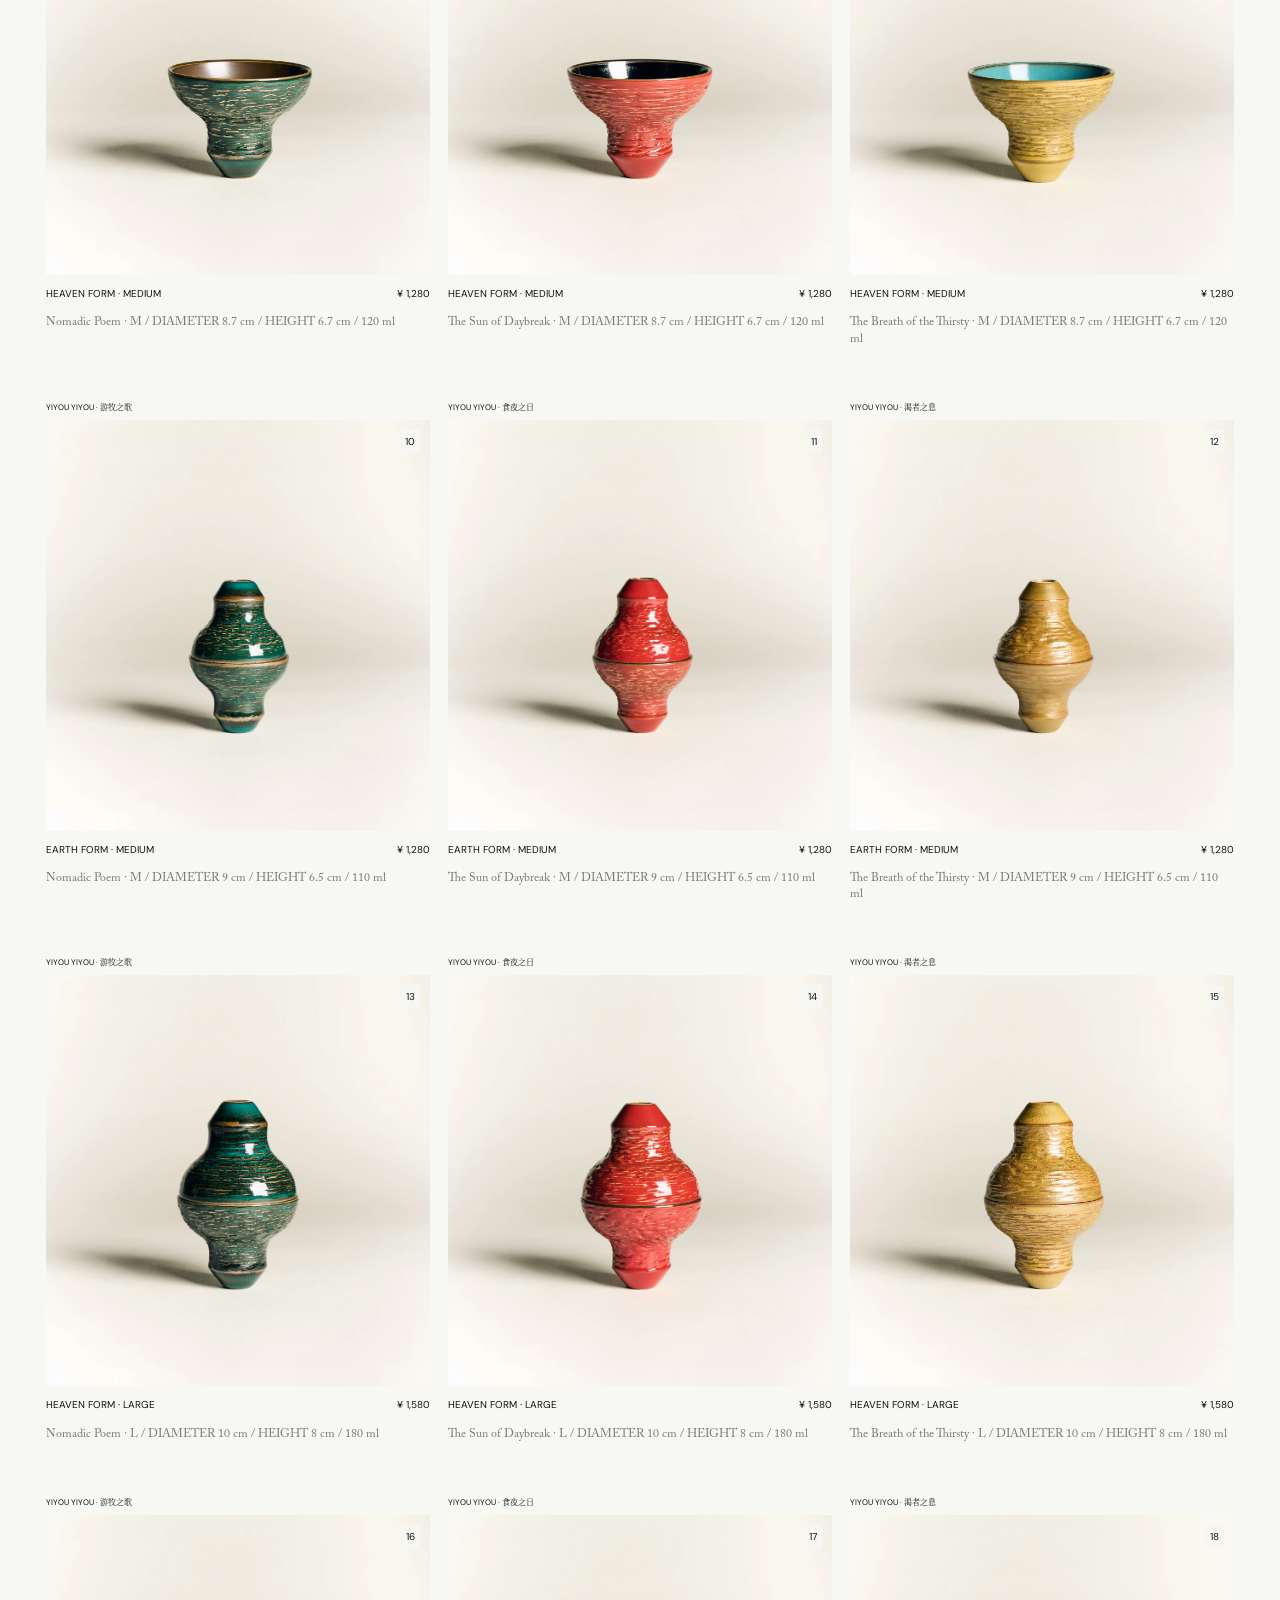
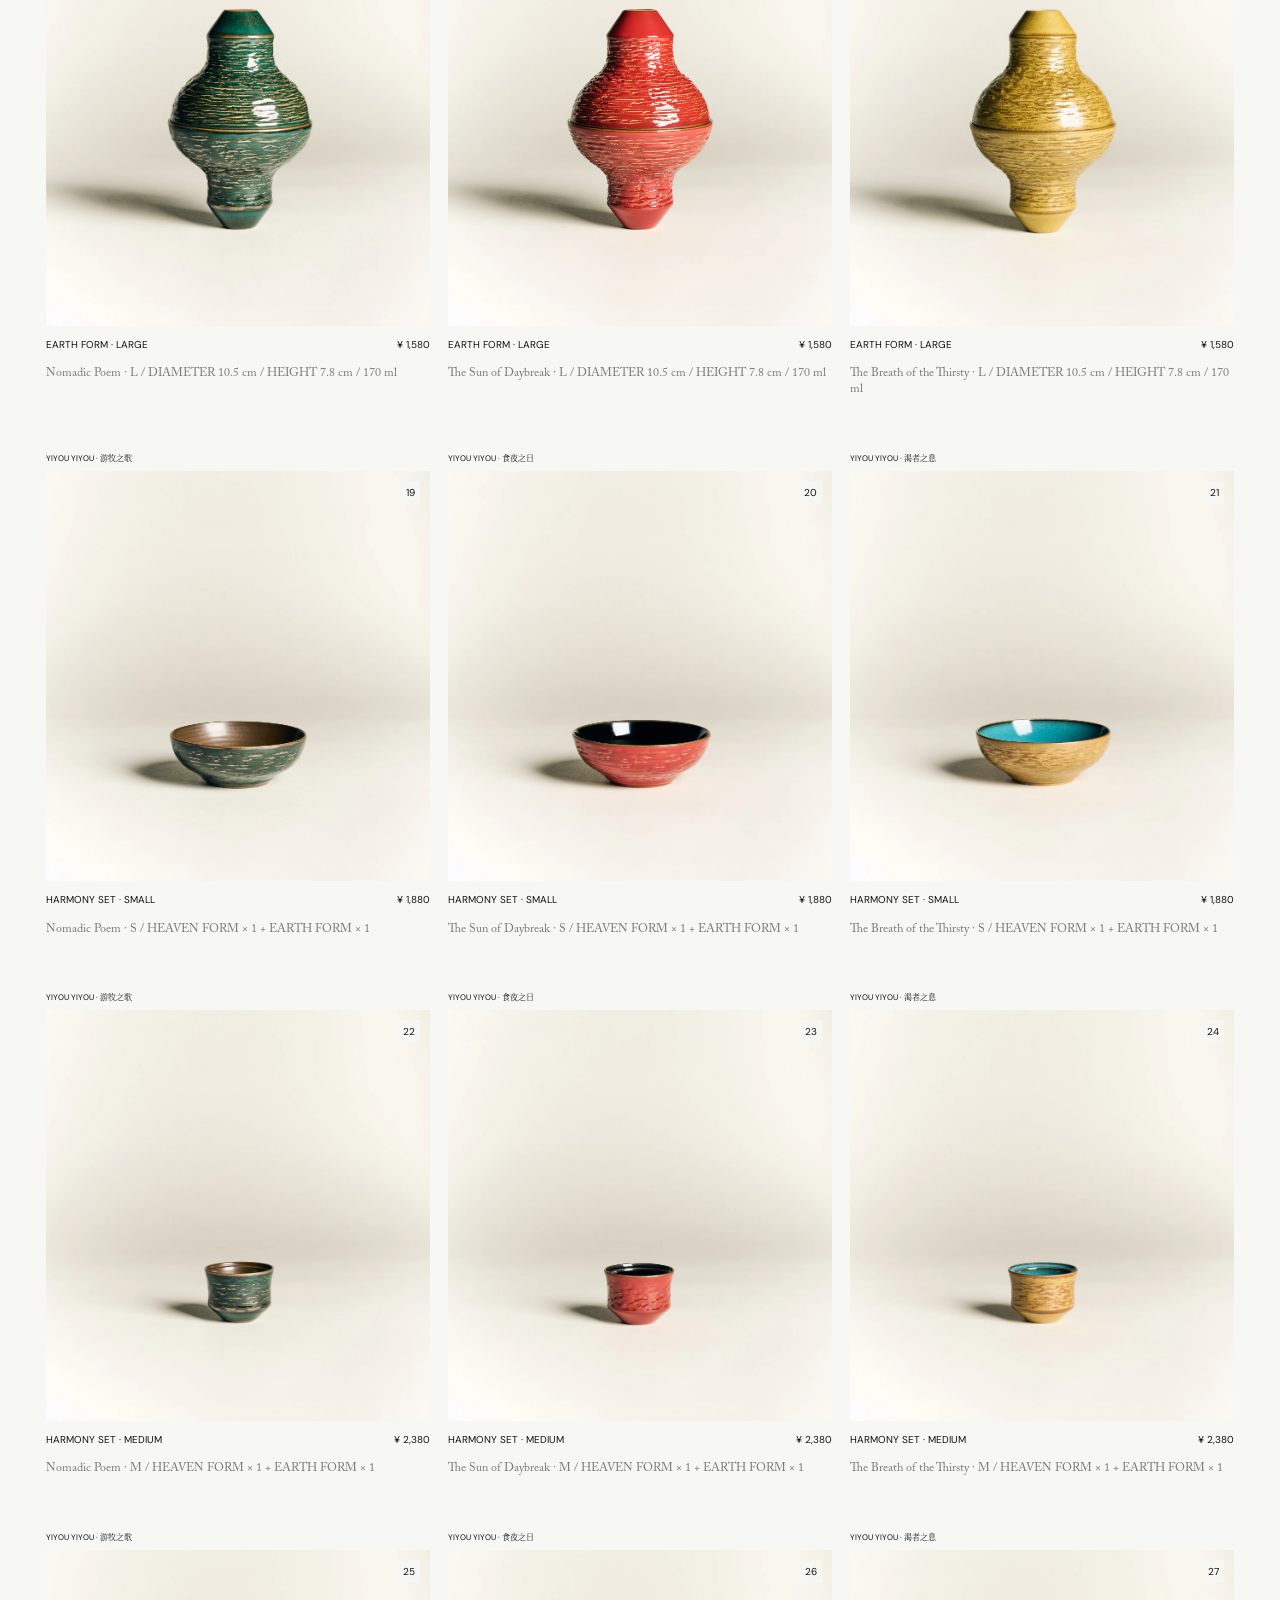
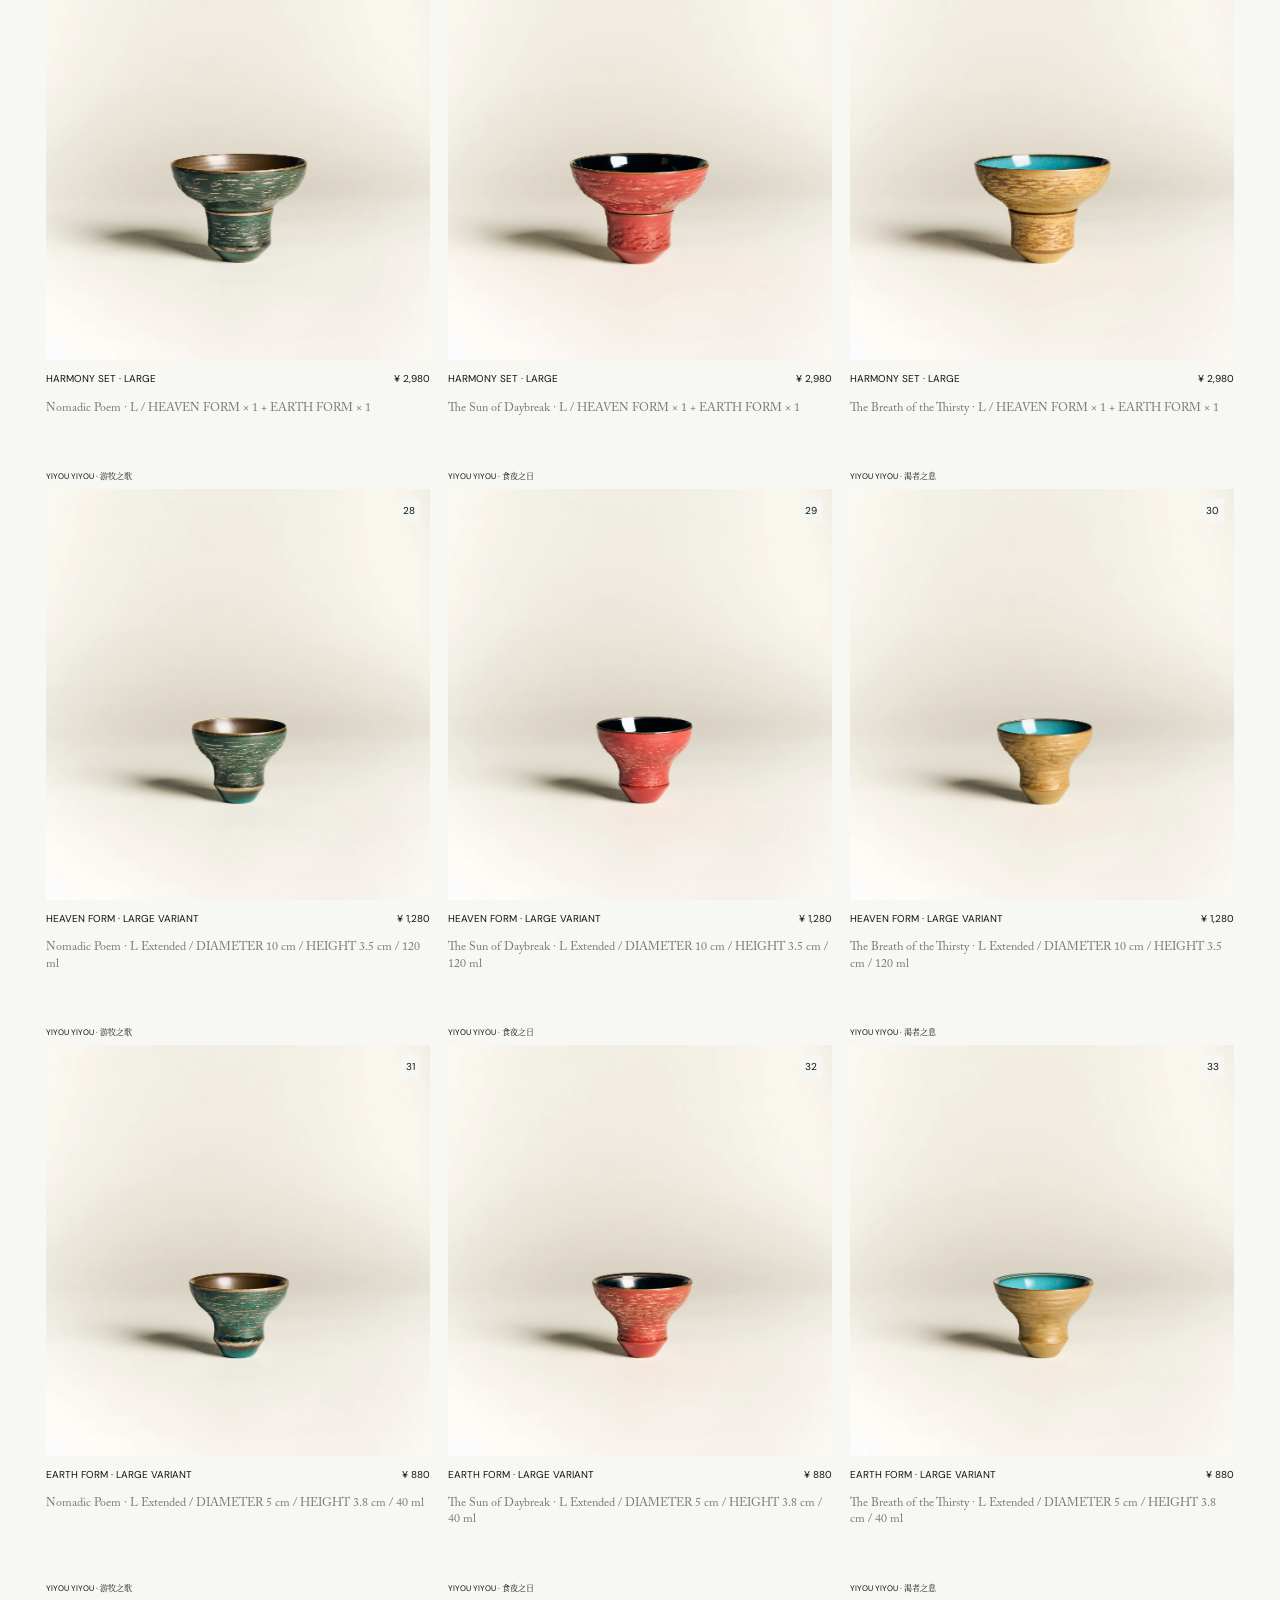
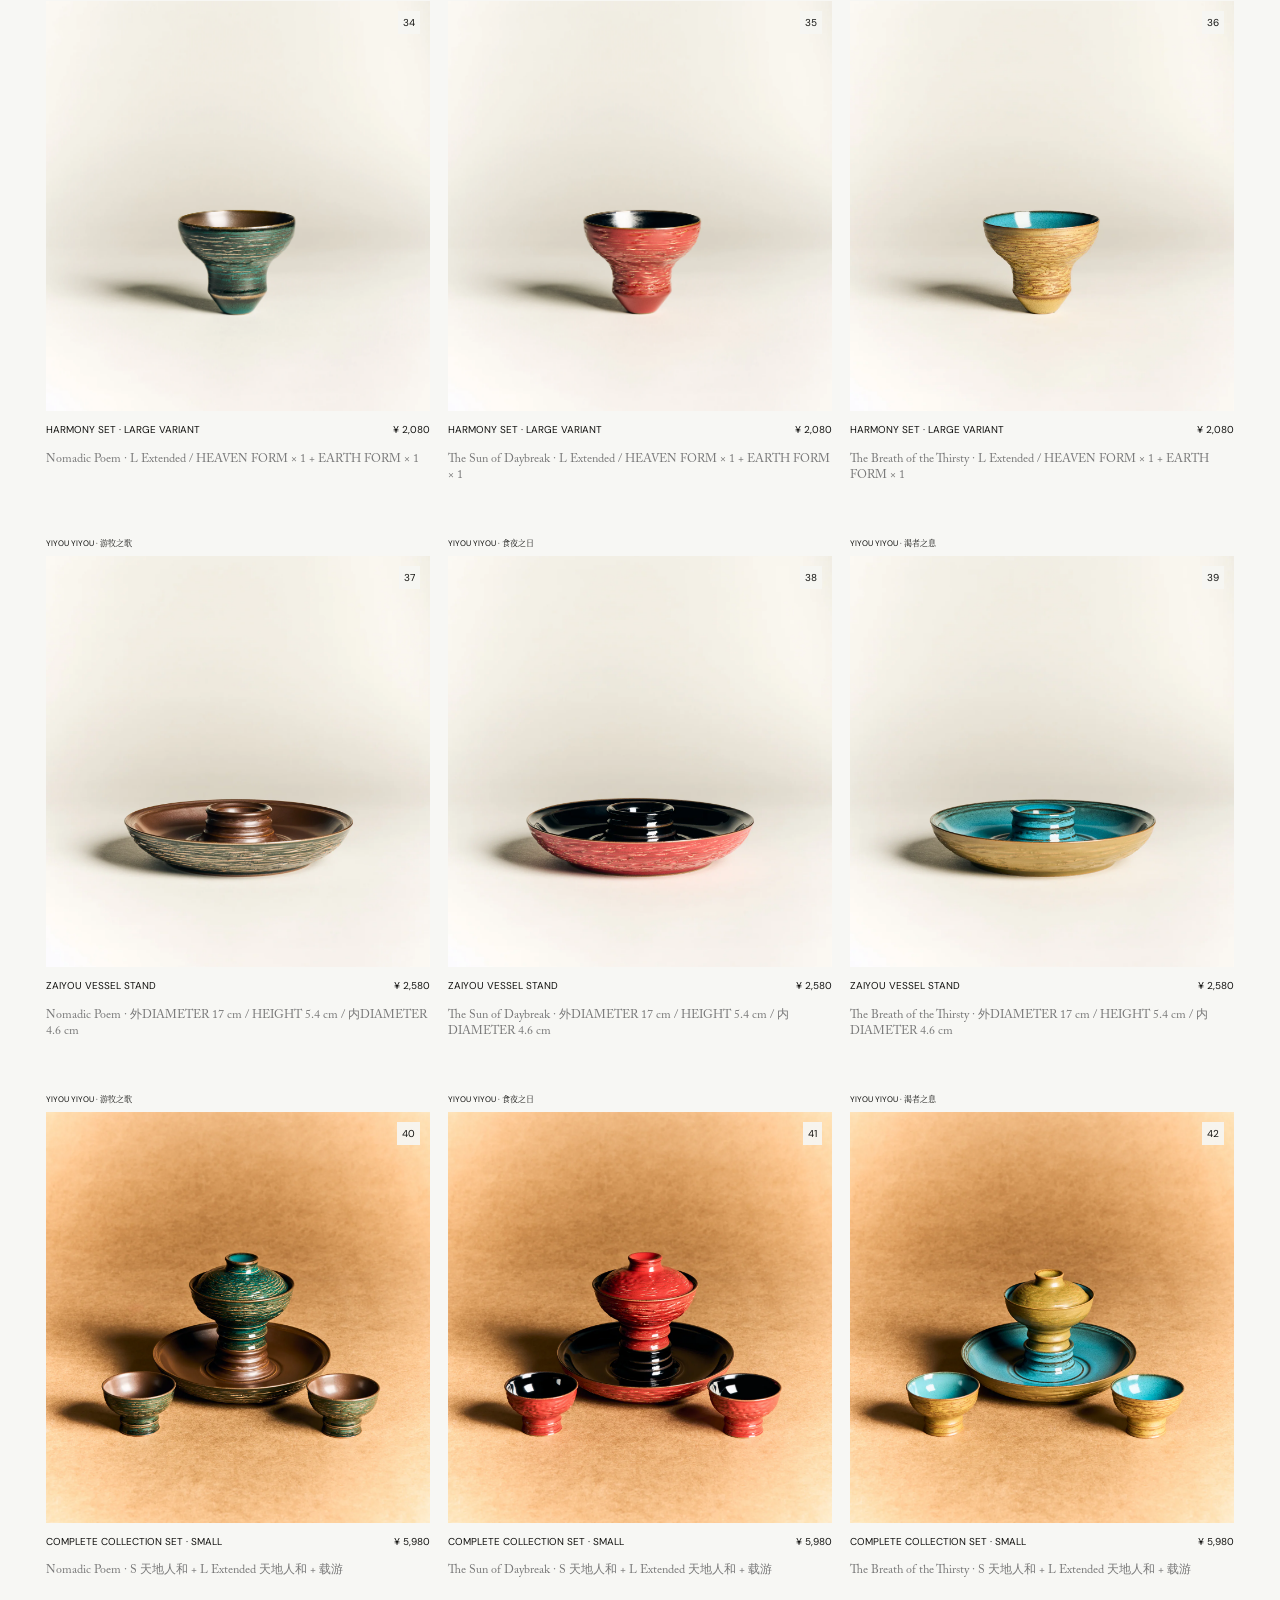
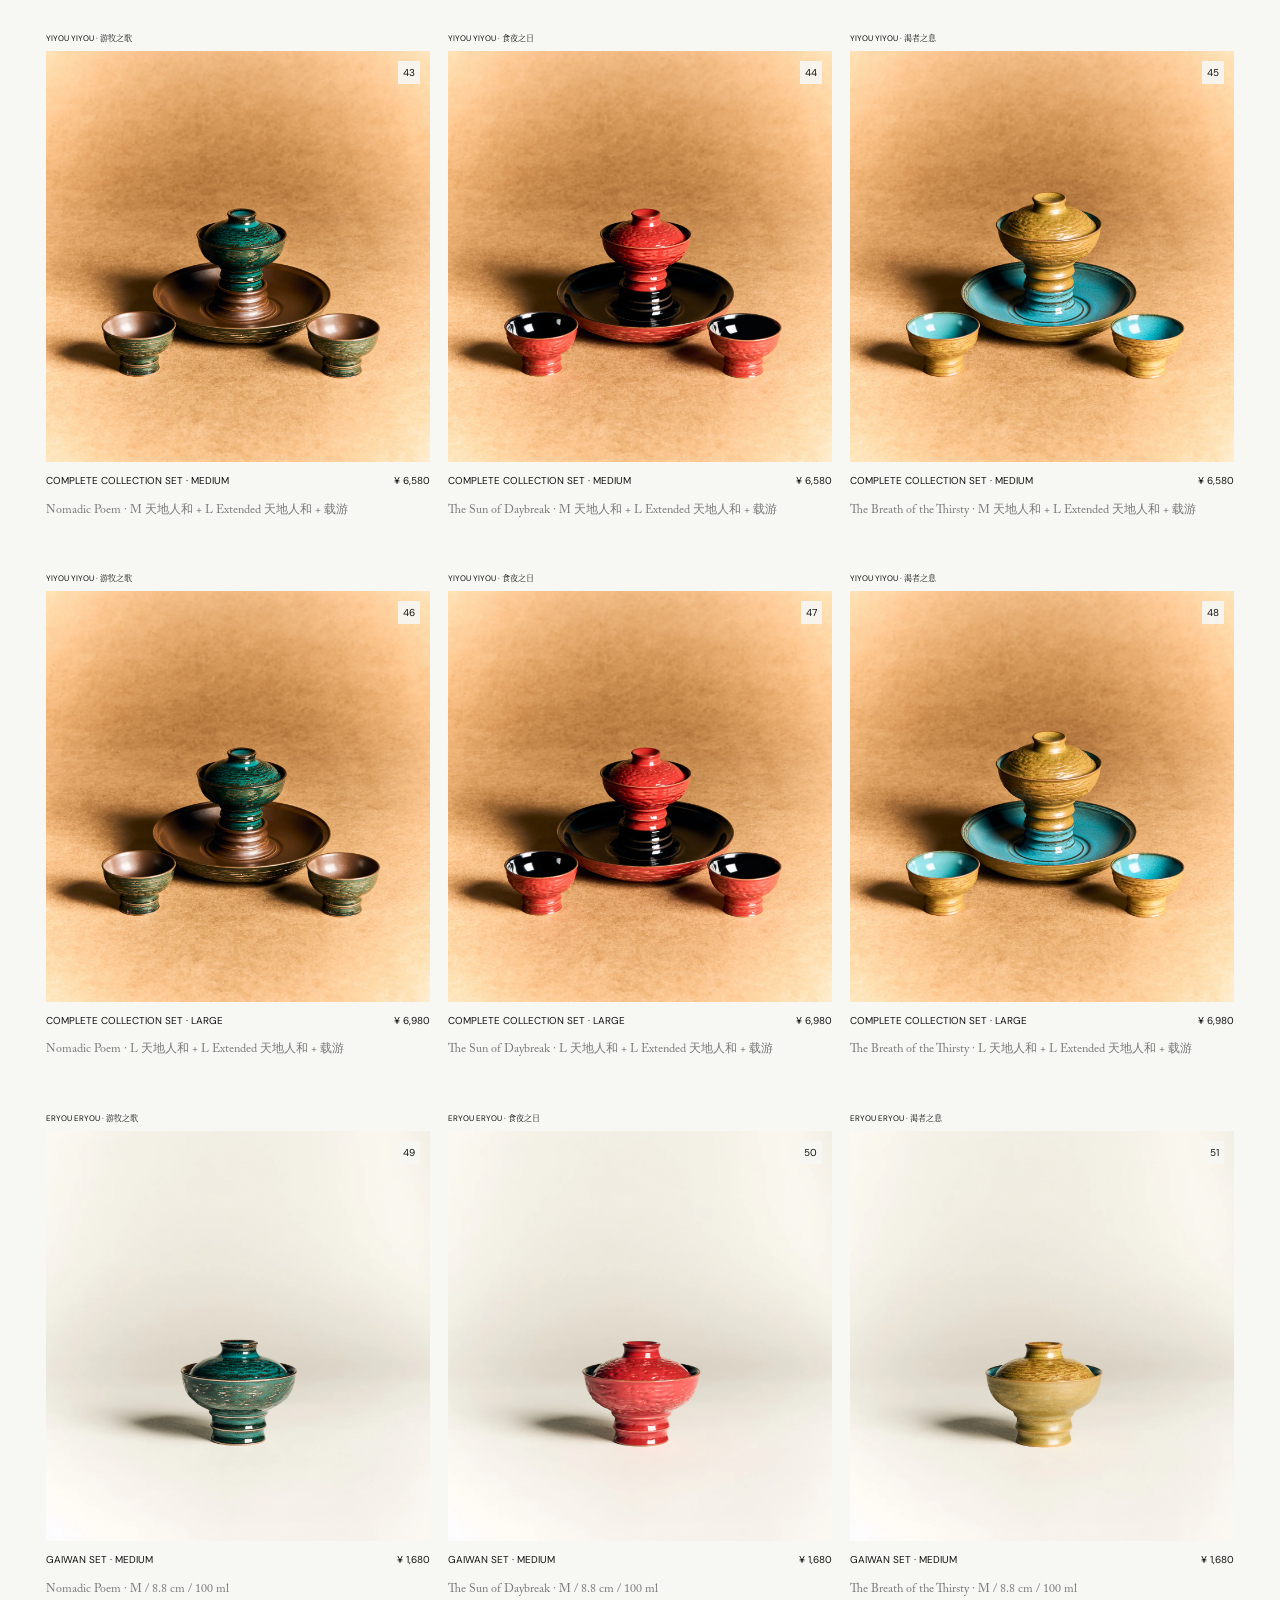
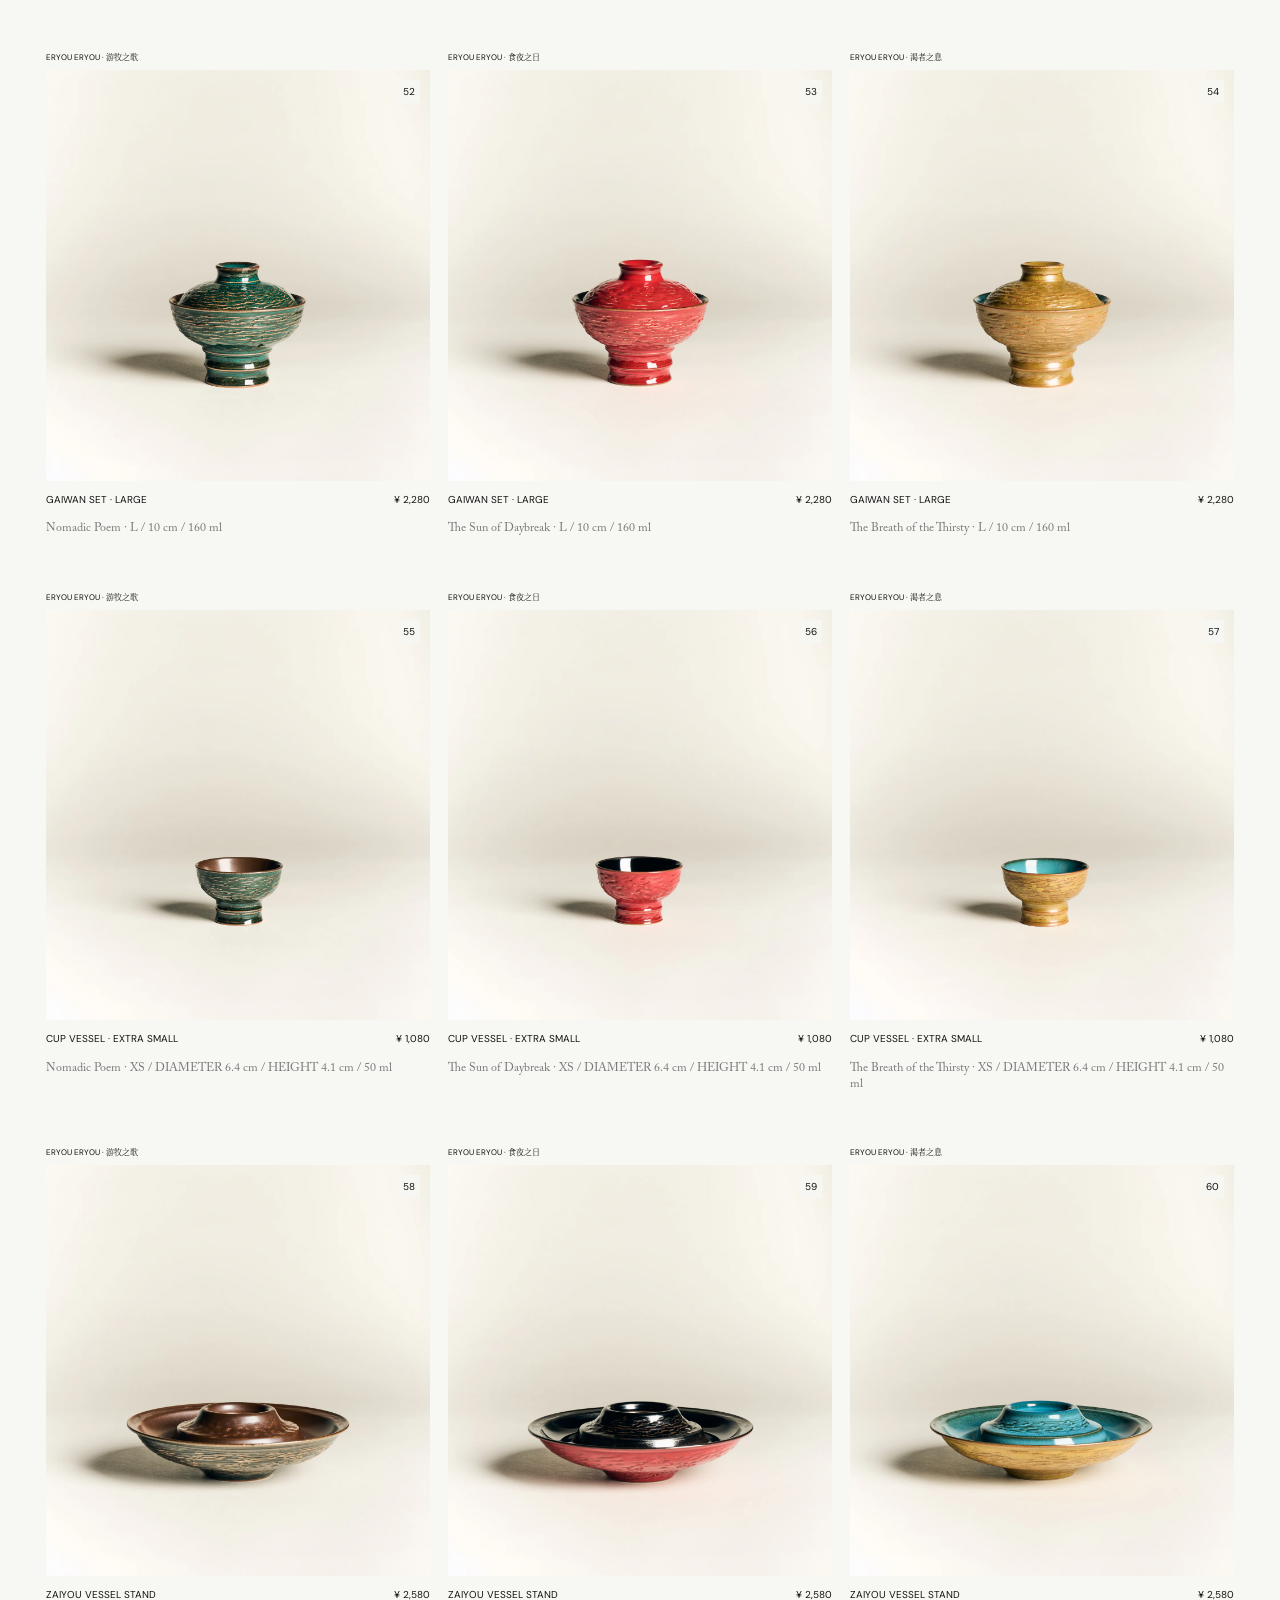
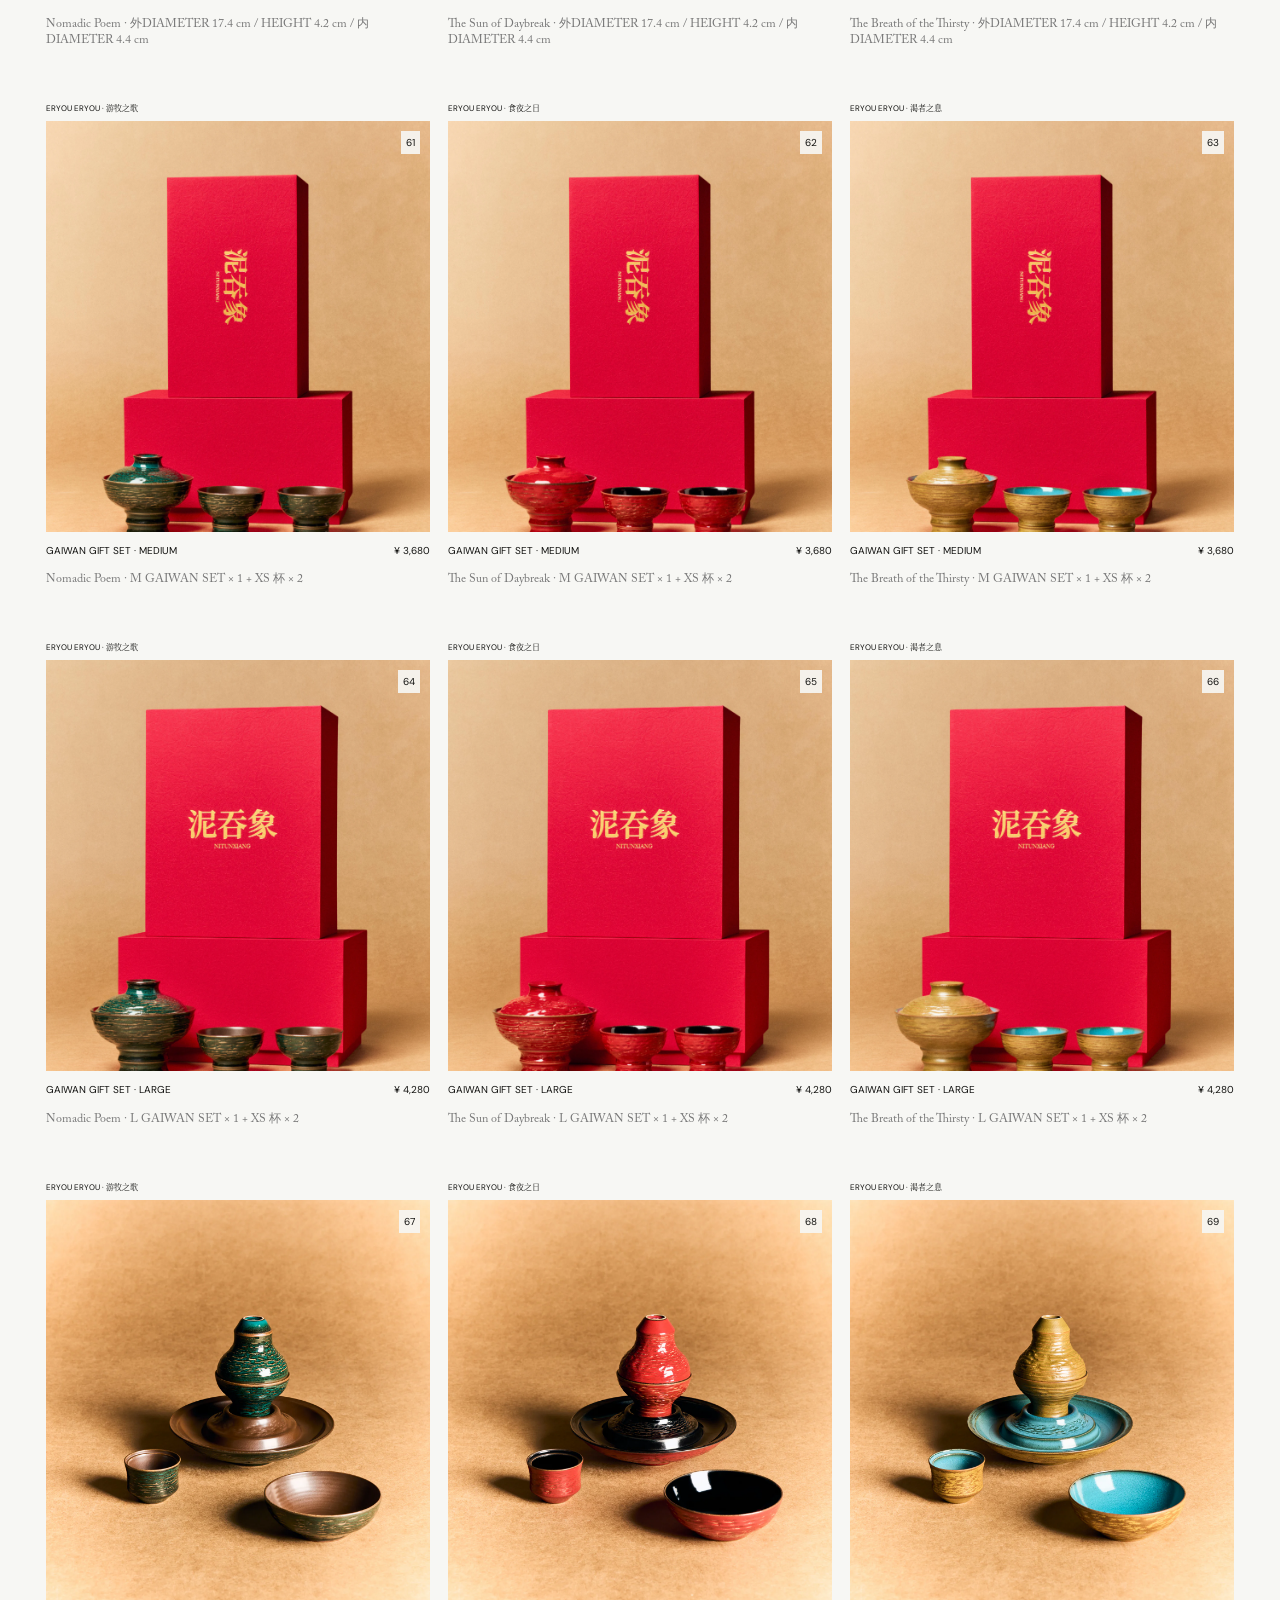
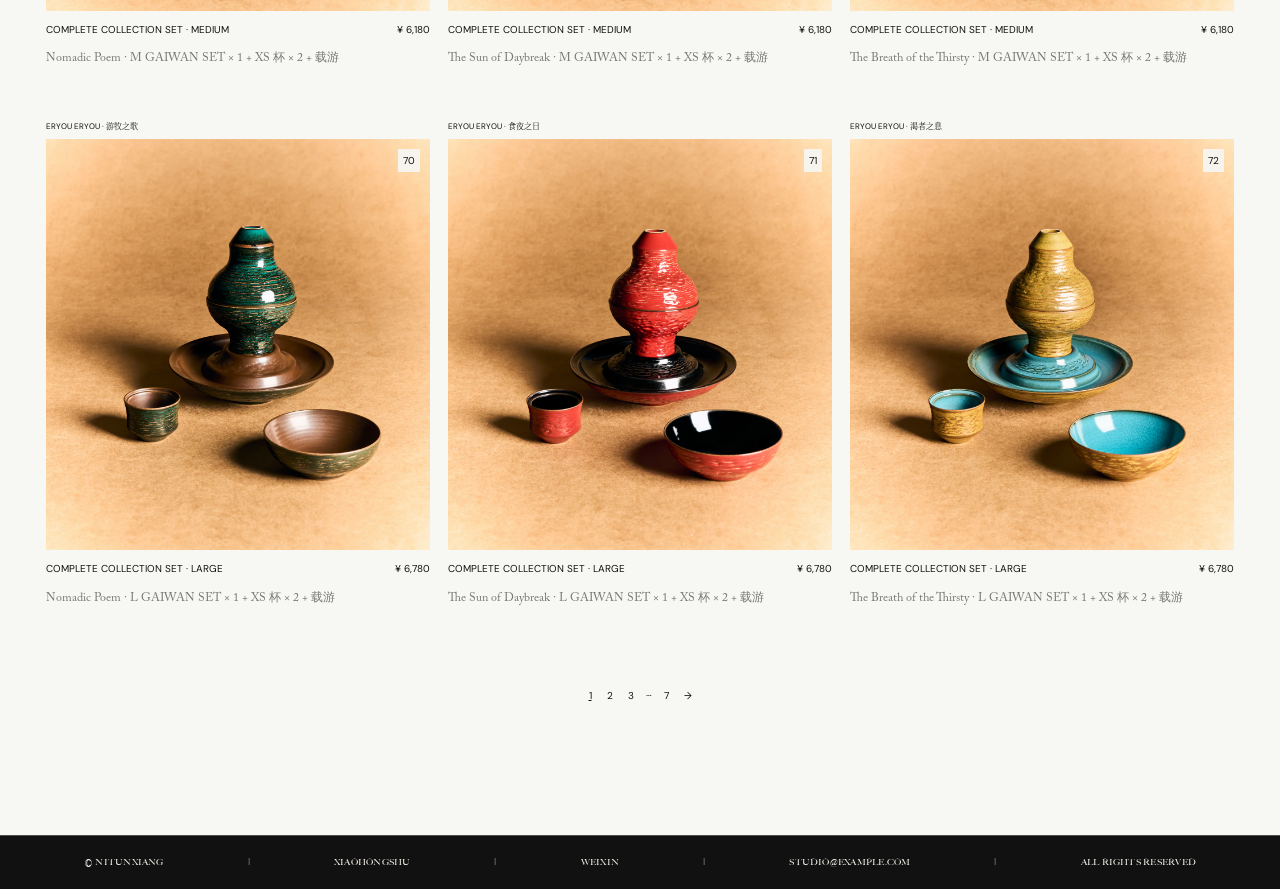
<file: catalog.html>
<!doctype html>
<html lang="zh-CN">
<head>
  <meta charset="UTF-8" />
  <meta name="viewport" content="width=device-width, initial-scale=1.0" />
  <meta name="description" content="泥吞象 NITUNXIANG 产品目录" />
  <title>Catalog — 泥吞象 NITUNXIANG</title>
  <link rel="stylesheet" href="catalog.css" />
  <link rel="stylesheet" href="brand-theme.css?v=66" />
  <link rel="stylesheet" href="brand-cursor.css?v=2">
  <link rel="stylesheet" href="public-site.css?v=6" />
  <script defer src="baidu-analytics.js?v=2"></script>
</head>
<body class="catalog-page">
  <header class="catalog-header">
    <button class="mobile-menu" type="button" aria-label="打开菜单" data-menu>Menu</button>
    <nav class="nav-left" data-nav><a class="active" href="catalog.html">Shop</a><a href="index.html#works">Collections</a><a href="index.html#about">About</a></nav>
    <a class="catalog-brand" href="index.html">泥吞象 NITUNXIANG</a>
    <nav class="nav-right"><a href="articles.html">Articles</a><a href="media.html">Images / Film</a><button aria-label="搜索">⌕</button><button aria-label="收藏">♡</button><button aria-label="购物袋">Bag <sup data-bag-count>0</sup></button></nav>
  </header>

  <main>
    <div class="catalog-title"><p>Edition 01—26</p><h1>Catalog</h1><p data-result-count>09 objects</p></div>
    <div class="catalog-toolbar">
      <div class="categories" role="tablist" aria-label="产品分类">
        <button class="active" data-category="all">全部 <sup>72</sup></button>
        <button data-category="yiyou">一游 YIYOU <sup>48</sup></button>
        <button data-category="eryou">二游 ERYOU <sup>24</sup></button>
        <button data-category="group">套组 <sup>39</sup></button>
        <button data-category="single">单体 <sup>33</sup></button>
      </div>
      <button class="sort" type="button" data-sort>Position ↑</button>
    </div>
    <section class="product-grid" aria-live="polite" data-product-grid></section>
    <nav class="pagination" aria-label="分页"><button class="active">1</button><button>2</button><button>3</button><span>…</span><button>7</button><button aria-label="下一页">→</button></nav>
  </main>

  <footer class="catalog-footer"><span>© 2026 泥吞象 NITUNXIANG</span><a href="index.html">Return to editorial site ↗</a><span>Shanghai · Paris</span></footer>

  <dialog class="quick-view" data-dialog>
    <button class="dialog-close" type="button" data-dialog-close aria-label="关闭">×</button>
    <img data-dialog-image alt="" />
    <div><p data-dialog-label></p><h2 data-dialog-name></h2><p class="dialog-copy" data-dialog-copy></p><div class="dialog-buy"><strong data-dialog-price></strong><button type="button" data-add-bag>Add to bag</button></div></div>
  </dialog>
  <button class="sku-editor-launch" type="button" data-sku-editor-launch>✦ 修改商品</button>
  <aside class="sku-editor" data-sku-editor aria-hidden="true">
    <div class="sku-editor-head"><strong>Catalog 编辑器</strong><button type="button" data-sku-editor-close aria-label="关闭">×</button></div>
    <p class="sku-editor-tip">开启后点击任意商品，再修改名称、价格、规格或图片。</p>
    <label class="sku-editor-switch"><input type="checkbox" data-sku-edit-mode> 开启选择商品</label>
    <p class="sku-selected" data-sku-selected>当前商品：尚未选择</p>
    <label>商品页面编号（独立移动）<input type="number" min="1" max="72" step="1" data-sku-position disabled></label>
    <label>商品名称<input type="text" data-sku-name disabled></label>
    <label>价格（人民币）<input type="number" min="0" step="1" data-sku-price disabled></label>
    <label>规格与说明<textarea rows="4" data-sku-spec disabled></textarea></label>
    <button class="sku-image-button" type="button" data-sku-image disabled>替换当前商品图片</button>
    <input class="sku-image-input" type="file" accept="image/*" data-sku-image-input>
    <div class="sku-editor-actions"><button type="button" data-sku-apply disabled>应用当前修改</button><button type="button" data-sku-save>保存全部修改</button></div>
    <button class="sku-reset" type="button" data-sku-reset>恢复价目表原始内容</button>
    <p class="sku-editor-status" data-sku-status>修改保存在当前浏览器中</p>
  </aside>
  <script src="catalog.js?v=4"></script>
  <script src="content-bilingual.js?v=2"></script>
  <script src="mobile-nav-feedback.js?v=3"></script>
  <script src="mobile-text-editor.js?v=2"></script>
  <script src="brand-cursor.js?v=2"></script>
  <script src="global-footer.js?v=1"></script>
</body>
</html>
</file>
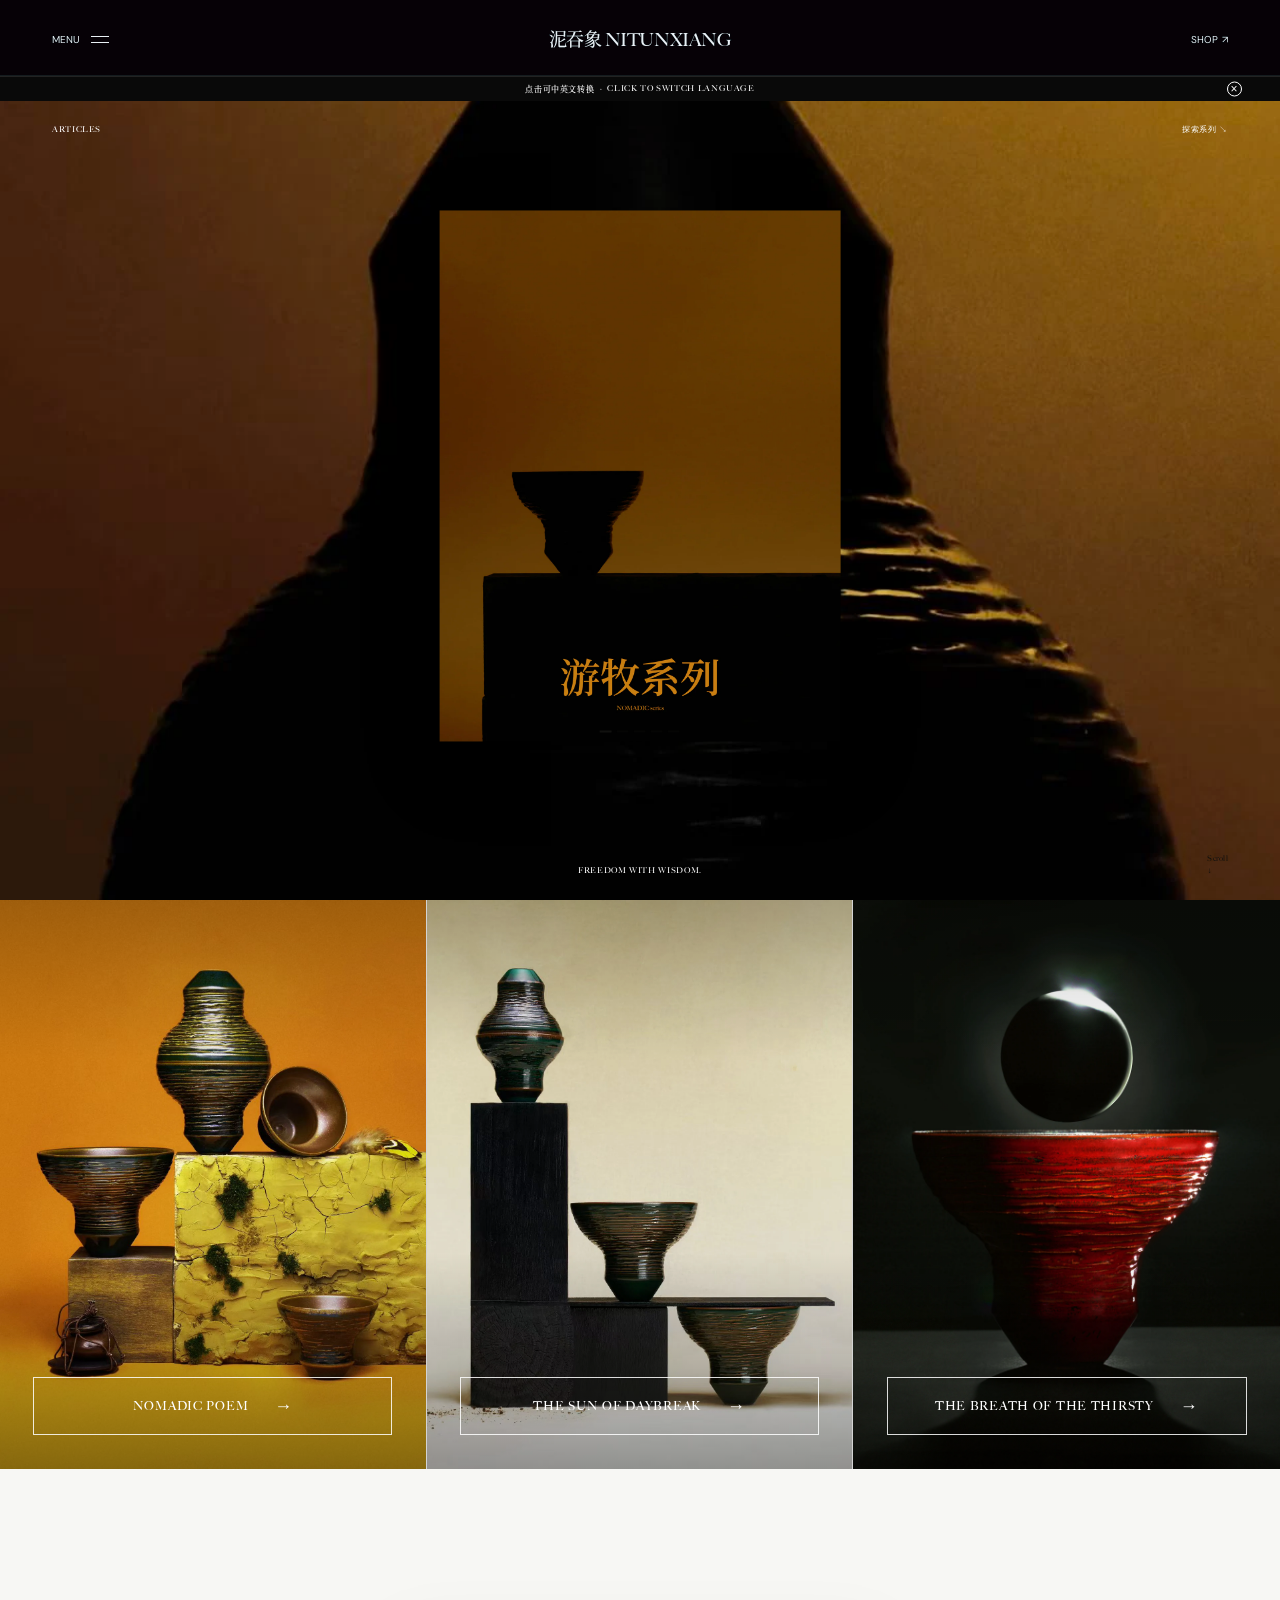
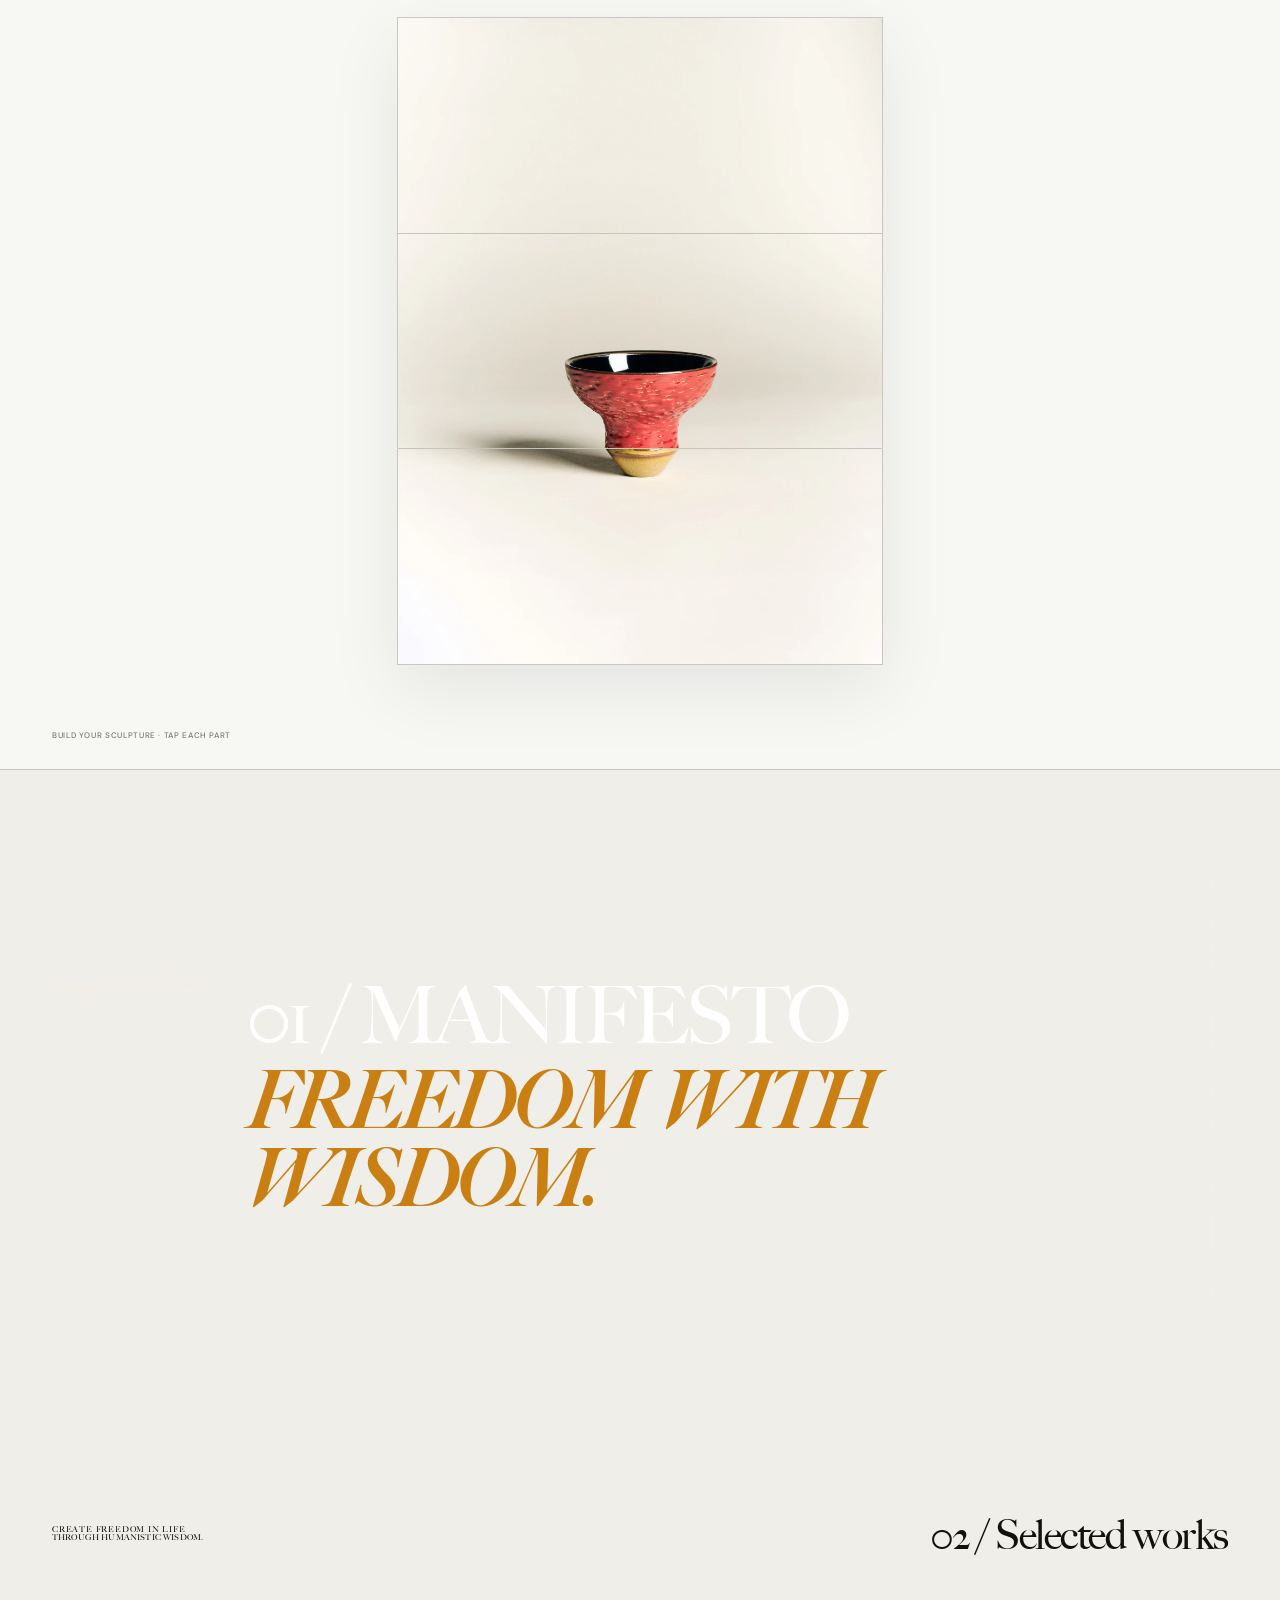
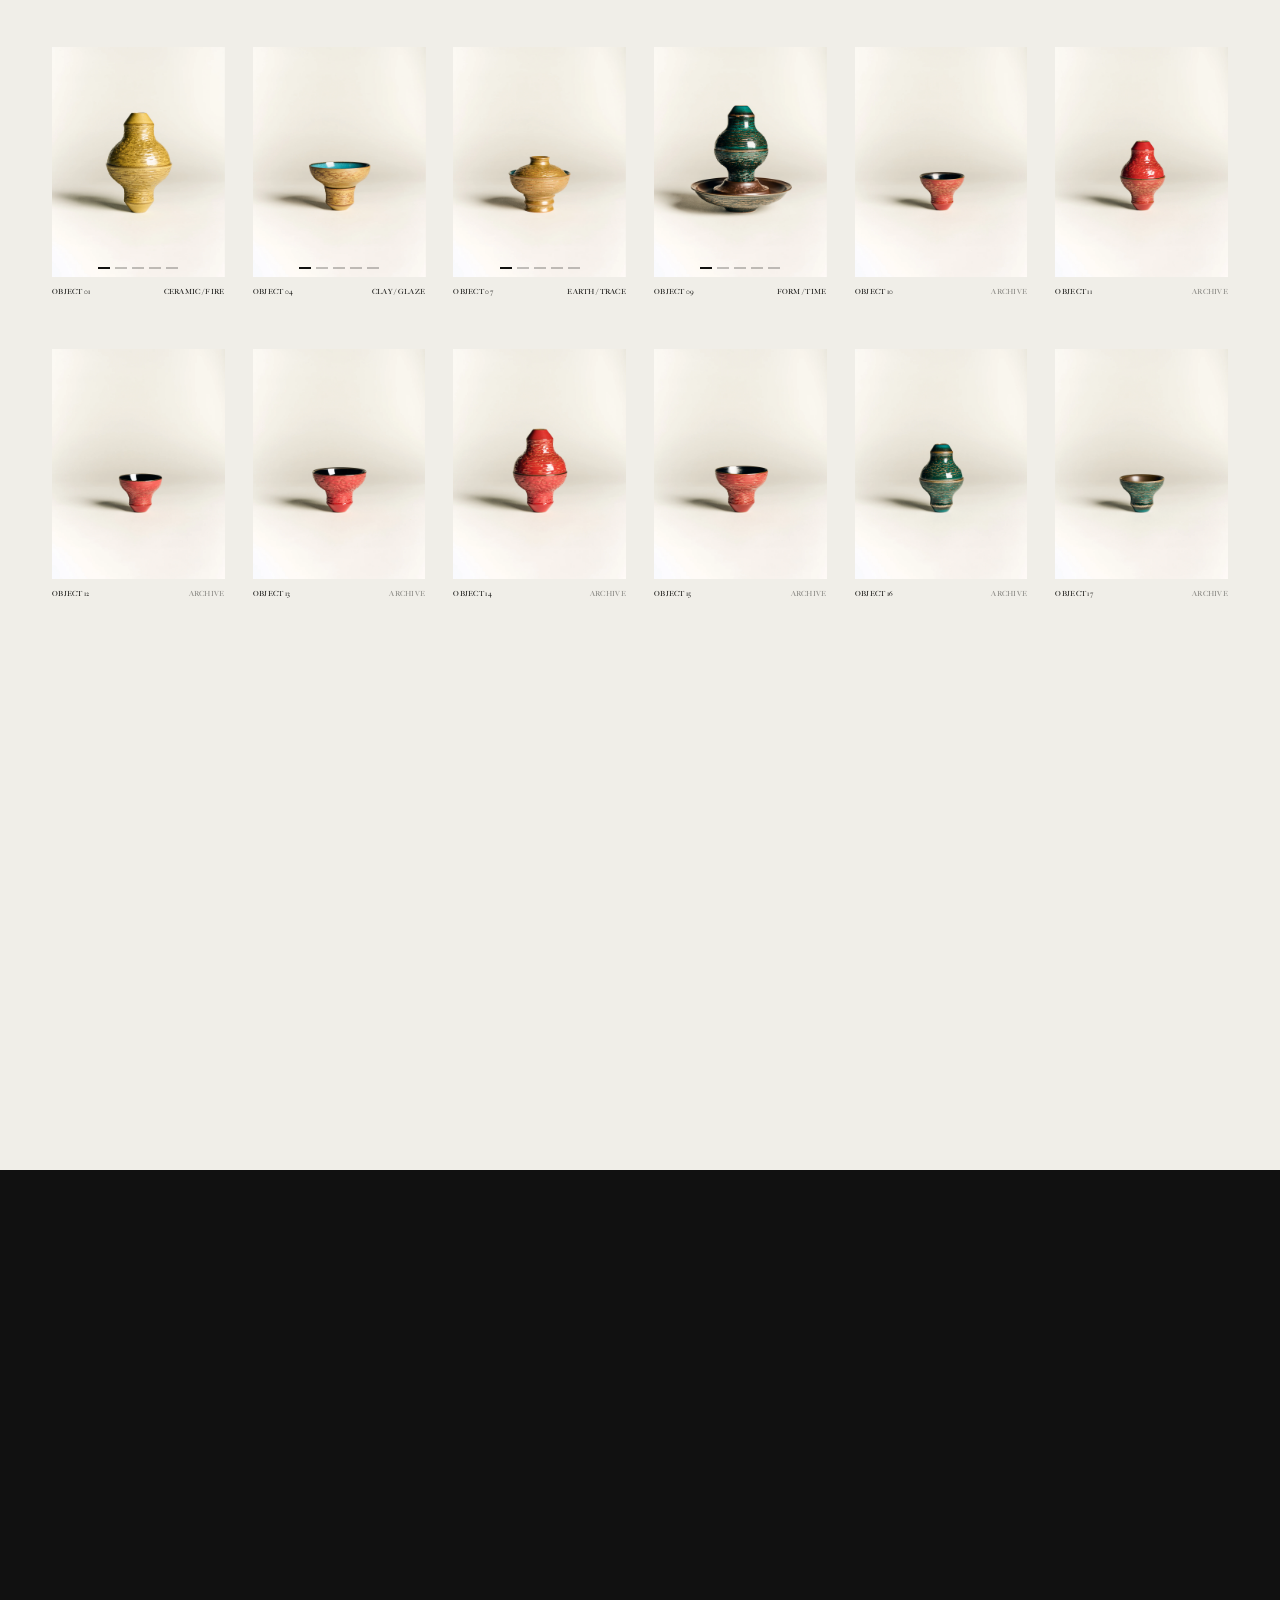
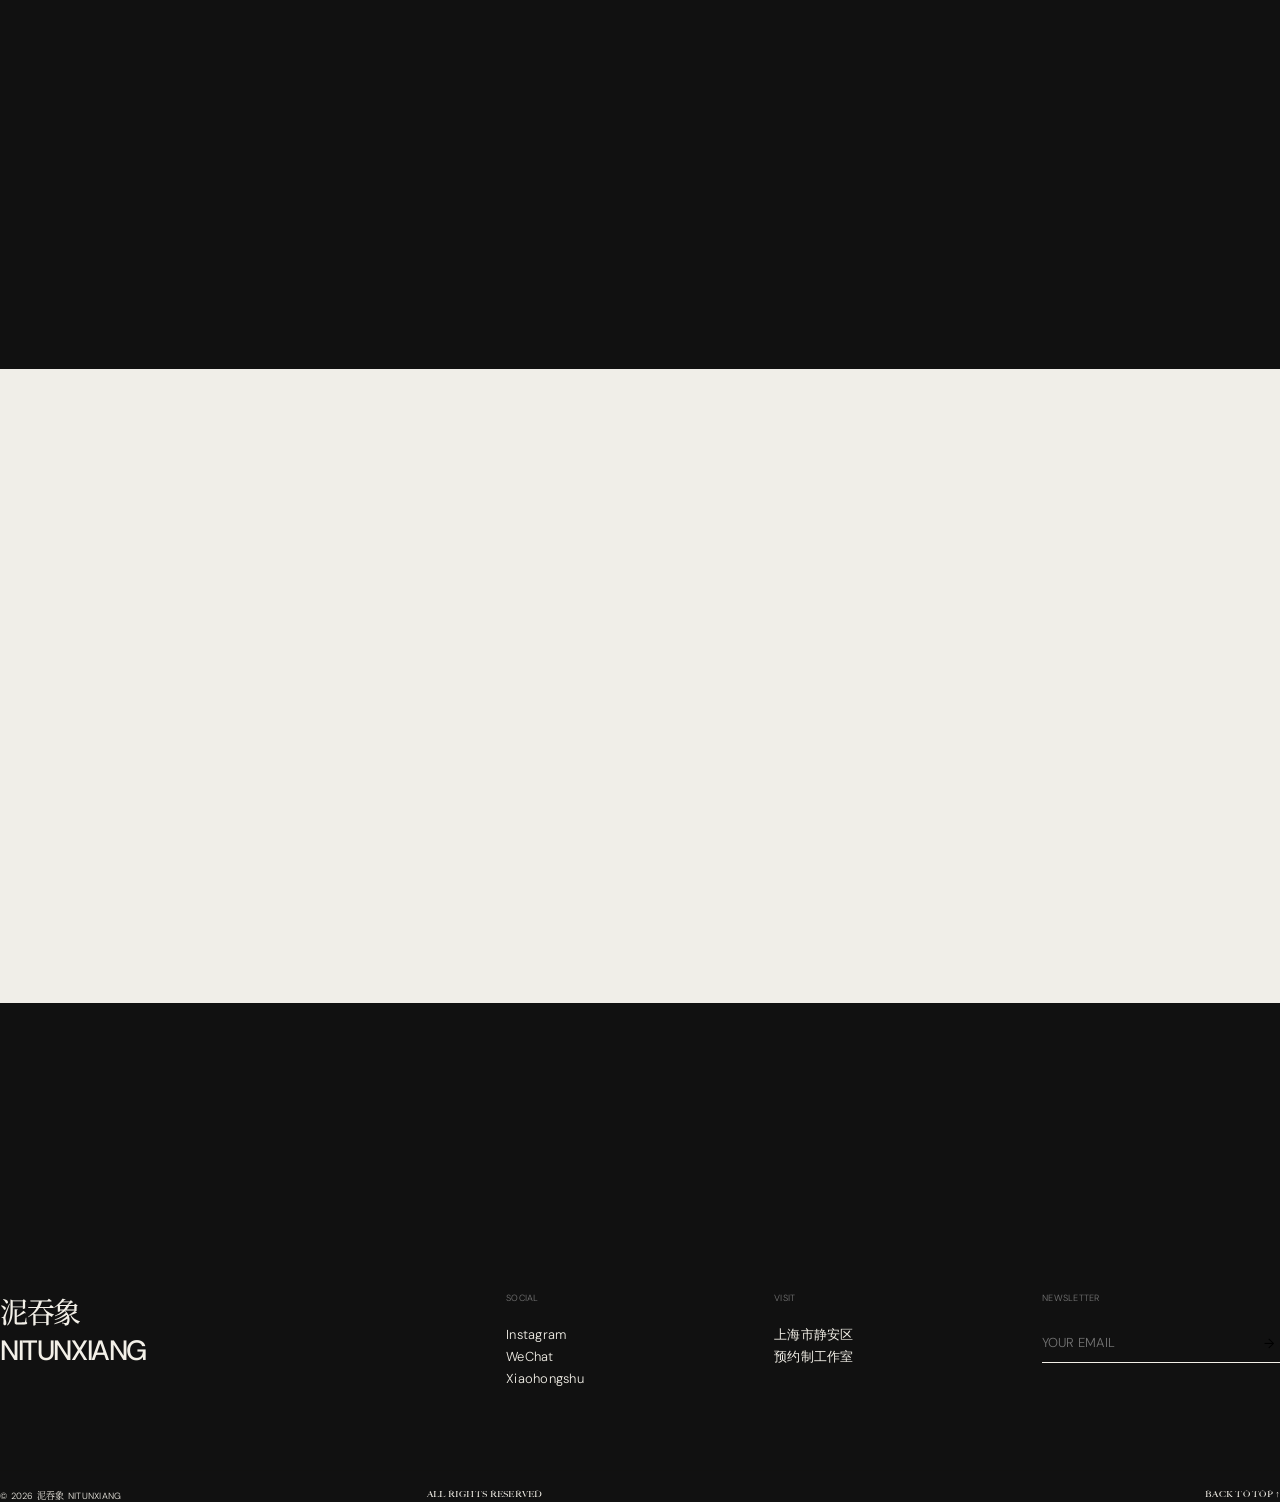
<file: demo-page3-sculpture.html>
<!doctype html>
<html lang="zh-CN">
<head>
  <meta charset="UTF-8" />
  <meta name="viewport" content="width=device-width, initial-scale=1.0" />
  <meta http-equiv="Cache-Control" content="no-store, no-cache, must-revalidate" />
  <meta name="description" content="泥吞象 NITUNXIANG — 独立设计品牌官网" />
  <title>泥吞象 NITUNXIANG — Independent Design</title>
  <style>html.state-loading body{visibility:hidden!important}</style>
  <script>document.documentElement.classList.add('state-loading')</script>
  <link rel="preconnect" href="https://images.unsplash.com" />
  <link rel="stylesheet" href="styles.css?v=20" />
  <link rel="stylesheet" href="brand-theme.css?v=31" />
  <link rel="stylesheet" href="brand-cursor.css?v=2">
  <link rel="stylesheet" href="public-site.css?v=6" />
  <script defer src="baidu-analytics.js?v=2"></script>
</head>
<body class="home-page">
  <header class="site-header" data-header>
    <a class="brand" href="#top" aria-label="泥吞象 NITUNXIANG 首页">泥吞象 NITUNXIANG</a>
    <button class="menu-toggle" type="button" aria-label="打开菜单" aria-expanded="false" data-menu-toggle>
      <span class="menu-label">Menu</span><span class="menu-icon"><i></i><i></i></span>
    </button>
    <nav class="main-nav" aria-label="主导航" data-nav>
      <a href="catalog.html"><span>Shop</span></a>
      <a href="#works"><span>Collections</span></a>
      <a href="#about"><span>About</span></a>
      <a href="articles.html"><span>Journal</span></a>
      <a href="media.html"><span>Media</span></a>
      <a href="#contact"><span>Contact</span></a>
    </nav>
    <div class="header-tools"><a href="catalog.html"><span>Shop</span><i>↗</i></a></div>
  </header>

  <main id="top">
    <section class="hero" id="image-hero" aria-labelledby="hero-title">
      <!-- 替换位置：修改下方 .hero-media 的图片 URL，或改为本地 assets/hero.jpg -->
      <div class="hero-media" role="img" aria-label="黑白时装造型"></div>
      <div class="hero-shade"></div>
      <p class="hero-kicker reveal">Objects · Culture · Time<br />Shanghai · 2026</p>
      <div class="hero-copy reveal">
        <p>Collection 01 / 2026</p>
        <h1 id="hero-title">OBJECTS<br />CARRY<br />TIME</h1>
        <a class="text-link light" href="#works">探索系列 <span>↘</span></a>
      </div>
      <p class="hero-index">N° 001 / 026</p>
      <a class="scroll-cue" href="#manifesto" aria-label="向下浏览">Scroll<br />↓</a>
    </section>

    <section class="glaze-guide" id="glazes" aria-label="三釉色商品导览">
      <div class="glaze-guide-grid">
        <a class="glaze-guide-card reveal" href="catalog.html?glaze=nomadic" aria-label="查看游牧之歌釉色商品">
          <img src="assets/catalog/product-20.webp" alt="游牧之歌绿色釉面器物" />
          <span><i>NOMADIC POEM</i></span>
        </a>
        <a class="glaze-guide-card reveal" href="catalog.html?glaze=daybreak" aria-label="查看食夜之日釉色商品">
          <img src="assets/catalog/product-13.webp" alt="食夜之日红色釉面器物" />
          <span><i>THE SUN OF DAYBREAK</i></span>
        </a>
        <a class="glaze-guide-card reveal" href="catalog.html?glaze=thirsty" aria-label="查看渴者之息釉色商品">
          <img src="assets/catalog/product-77.webp" alt="渴者之息黄色釉面器物" />
          <span><i>THE BREATH OF THE THIRSTY</i></span>
        </a>
      </div>
    </section>

    <section class="sculpture-builder" id="sculpture-builder" aria-label="产品雕塑搭建器">
      <div class="sculpture-frame" role="group" aria-label="点击上中下三部分更换产品图，搭建自己的雕塑">
        <button class="sculpture-segment" type="button" data-sculpture-segment="0" aria-label="更换雕塑上部"><img src="assets/catalog/product-20.webp" alt="雕塑上部产品图" /></button>
        <button class="sculpture-segment" type="button" data-sculpture-segment="1" aria-label="更换雕塑中部"><img src="assets/catalog/product-13.webp" alt="雕塑中部产品图" /></button>
        <button class="sculpture-segment" type="button" data-sculpture-segment="2" aria-label="更换雕塑下部"><img src="assets/catalog/product-77.webp" alt="雕塑下部产品图" /></button>
      </div>
      <p class="sculpture-hint">BUILD YOUR SCULPTURE · TAP EACH PART</p>
    </section>

    <section class="manifesto" id="manifesto">
      <p class="eyebrow reveal">01 / Manifesto</p>
      <div class="manifesto-copy reveal">
        <p>我们以克制回应喧嚣。</p>
        <p class="muted">衣着不是装饰，而是身体、空间与时间之间安静的结构。</p>
      </div>
      <p class="side-note">Designed for the in-between.</p>
    </section>

    <section class="works" id="works" aria-labelledby="works-title">
      <div class="section-head reveal">
        <p class="eyebrow">02 / Selected works</p>
        <h2 id="works-title">THE<br />COLLECTION</h2>
        <p>六个造型，一种持续的语言。<br />探索 2026 秋冬系列。</p>
      </div>

      <article class="look look-a reveal">
        <!-- 替换位置：更改 src 为你的作品图片 -->
        <img src="assets/products/sku-01.webp" alt="泥吞象器物作品" />
        <div class="look-meta"><span>Object 01</span><span>Ceramic / Fire</span></div>
      </article>
      <article class="look look-b reveal">
        <img src="assets/products/sku-04.webp" alt="泥吞象器物作品" />
        <div class="look-meta"><span>Object 04</span><span>Clay / Glaze</span></div>
      </article>
      <article class="look look-c reveal">
        <img src="assets/products/sku-07.webp" alt="泥吞象器物作品" />
        <div class="look-meta"><span>Object 07</span><span>Earth / Trace</span></div>
      </article>
      <article class="look look-d reveal">
        <img src="assets/products/sku-09.webp" alt="泥吞象器物作品" />
        <div class="look-meta"><span>Object 09</span><span>Form / Time</span></div>
      </article>
      <article class="archive-card reveal"><img src="assets/catalog/product-10.webp" alt="泥吞象视觉档案 10"><div><span>Object 10</span><span>Archive</span></div></article>
      <article class="archive-card reveal"><img src="assets/catalog/product-11.webp" alt="泥吞象视觉档案 11"><div><span>Object 11</span><span>Archive</span></div></article>
      <article class="archive-card reveal"><img src="assets/catalog/product-12.webp" alt="泥吞象视觉档案 12"><div><span>Object 12</span><span>Archive</span></div></article>
      <article class="archive-card reveal"><img src="assets/catalog/product-13.webp" alt="泥吞象视觉档案 13"><div><span>Object 13</span><span>Archive</span></div></article>
      <article class="archive-card reveal"><img src="assets/catalog/product-14.webp" alt="泥吞象视觉档案 14"><div><span>Object 14</span><span>Archive</span></div></article>
      <article class="archive-card reveal"><img src="assets/catalog/product-15.webp" alt="泥吞象视觉档案 15"><div><span>Object 15</span><span>Archive</span></div></article>
      <article class="archive-card reveal"><img src="assets/catalog/product-16.webp" alt="泥吞象视觉档案 16"><div><span>Object 16</span><span>Archive</span></div></article>
      <article class="archive-card reveal"><img src="assets/catalog/product-17.webp" alt="泥吞象视觉档案 17"><div><span>Object 17</span><span>Archive</span></div></article>
      <article class="archive-card reveal"><img src="assets/catalog/product-18.webp" alt="泥吞象视觉档案 18"><div><span>Object 18</span><span>Archive</span></div></article>
      <article class="archive-card reveal"><img src="assets/catalog/product-19.webp" alt="泥吞象视觉档案 19"><div><span>Object 19</span><span>Archive</span></div></article>
      <article class="archive-card reveal"><img src="assets/catalog/product-20.webp" alt="泥吞象视觉档案 20"><div><span>Object 20</span><span>Archive</span></div></article>
      <article class="archive-card reveal"><img src="assets/catalog/product-21.webp" alt="泥吞象视觉档案 21"><div><span>Object 21</span><span>Archive</span></div></article>
      <article class="archive-card reveal"><img src="assets/catalog/product-22.webp" alt="泥吞象视觉档案 22"><div><span>Object 22</span><span>Archive</span></div></article>
      <article class="archive-card reveal"><img src="assets/catalog/product-23.webp" alt="泥吞象视觉档案 23"><div><span>Object 23</span><span>Archive</span></div></article>
      <a class="collection-link reveal" href="#contact">查看完整系列 <span>→</span></a>
    </section>

    <section class="about" id="about">
      <div class="about-image reveal" role="img" aria-label="布料与服装结构细节"></div>
      <div class="about-copy reveal">
        <p class="eyebrow">03 / The studio</p>
        <h2>BEYOND<br />THE SEASON</h2>
        <p>泥吞象 NITUNXIANG 是一个研究器物、身体与日常关系的独立品牌。我们从自然形态、手工痕迹与当代生活出发，创造能够长久陪伴使用者的作品。</p>
        <a class="text-link" href="#journal">阅读品牌理念 <span>↗</span></a>
      </div>
    </section>

    <section class="journal" id="journal">
      <p class="eyebrow reveal">04 / Journal</p>
      <a class="journal-item reveal" href="#contact">
        <span>Notes 001</span><h3>On Silence &amp; Structure</h3><time datetime="2026-08-18">18.08.26</time><i>↗</i>
      </a>
      <a class="journal-item reveal" href="#contact">
        <span>Process 004</span><h3>The Weight of Linen</h3><time datetime="2026-07-02">02.07.26</time><i>↗</i>
      </a>
    </section>
  </main>

  <footer class="site-footer" id="contact">
    <div class="footer-top reveal">
      <p>有项目、合作或造型需求？</p>
      <a href="mailto:studio@example.com">LET'S TALK <span>↗</span></a>
    </div>
    <div class="footer-grid">
      <p class="footer-brand">泥吞象<br>NITUNXIANG</p>
      <div><span>Social</span><a href="#">Instagram</a><a href="#">WeChat</a><a href="#">Xiaohongshu</a></div>
      <div><span>Visit</span><p>上海市静安区<br />预约制工作室</p></div>
      <div><span>Newsletter</span><form><label class="sr-only" for="email">邮箱</label><input id="email" type="email" placeholder="YOUR EMAIL" /><button type="submit" aria-label="订阅">→</button></form></div>
    </div>
    <div class="footer-bottom"><span>© 2026 泥吞象 NITUNXIANG</span><span>All rights reserved</span><a href="#top">Back to top ↑</a></div>
  </footer>
  <button class="editor-launch" type="button" data-editor-launch aria-label="打开页面编辑器">✦ 编辑页面</button>
  <aside class="editor-panel" data-editor-panel aria-label="页面编辑器" aria-hidden="true">
    <div class="editor-head"><strong>页面编辑器</strong><button type="button" data-editor-close aria-label="关闭编辑器">×</button></div>
    <p class="editor-tip">开启后，点击文字即可修改并选中它；字体和字重会真正应用到当前选中的文字。点击图片区域可替换当前轮播图。</p>
    <label class="editor-switch"><input type="checkbox" data-edit-mode /> <span>开启直接编辑</span></label>
    <label>英文字体
      <select data-font-english>
        <option value="serif">优雅衬线</option><option value="sourcehan">思源宋体</option><option value="bigcaslon" selected>Big Caslon</option><option value="adobecaslon">Adobe Caslon Pro</option><option value="sans">现代无衬线</option><option value="system">中文系统字体</option>
      </select>
    </label>
    <label>中文字体
      <select data-font-chinese>
        <option value="serif">优雅衬线</option><option value="sourcehan" selected>思源宋体</option><option value="bigcaslon">Big Caslon</option><option value="adobecaslon">Adobe Caslon Pro</option><option value="sans">现代无衬线</option><option value="system">中文系统字体</option>
      </select>
    </label>
    <p class="editor-selection" data-text-selection>当前文字：尚未选择</p>
    <label class="hover-translation-field">点击切换中文
      <textarea rows="3" data-hover-translation disabled placeholder="请先选中支持中英文切换的文字"></textarea>
      <small data-hover-translation-hint>英文直接在页面上修改；这里填写点击后显示的中文。</small>
    </label>
    <label>首次显示语言
      <select data-initial-language disabled>
        <option value="en">英文</option>
        <option value="zh">中文</option>
      </select>
    </label>
    <label>当前文字字重
      <select data-font-weight>
        <option value="200">极细 200</option><option value="300">细体 300</option><option value="400" selected>常规 400</option><option value="500">中等 500</option><option value="600">半粗 600</option><option value="700">粗体 700</option><option value="800">特粗 800</option><option value="900">黑体 900</option>
      </select>
    </label>
    <label>当前文字样式
      <select data-font-style><option value="normal">正体</option><option value="italic">斜体</option></select>
    </label>
    <label>当前文字字号 <span data-font-size-value>—</span>
      <input type="range" min="8" max="220" value="32" step="1" data-font-size />
    </label>
    <label>当前文字行间距 <span data-line-height-value>—</span>
      <input type="range" min="0.8" max="3" value="1.2" step="0.05" data-line-height />
    </label>
    <div class="editor-text-align">
      <span>当前文字对齐</span>
      <div>
        <button type="button" data-text-align="left">居左</button>
        <button type="button" data-text-align="center">居中</button>
        <button type="button" data-text-align="right">居右</button>
      </div>
    </div>
    <div class="editor-colors">
      <label>页面底色<input type="color" value="#f0eee8" data-paper-color /></label>
      <label>文字颜色<input type="color" value="#11110f" data-ink-color /></label>
    </div>
    <label>左右留白 <input type="range" min="16" max="80" value="52" data-spacing /></label>
    <label>作品布局
      <select data-layout>
        <option value="editorial">错落编辑式</option><option value="grid">整齐双列</option><option value="large">全宽大图</option>
      </select>
    </label>
    <div class="carousel-order-panel">
      <span>轮播图片顺序</span>
      <p data-carousel-selection>请先点击要调整的图片栏</p>
      <div>
        <button type="button" data-slide-earlier>← 向前一位</button>
        <button type="button" data-slide-later>向后一位 →</button>
      </div>
      <small>先开启直接编辑，点击图片栏并选择当前图片，再用按钮调整。完成后点击“保存修改”。</small>
    </div>
    <div class="editor-actions"><button type="button" data-save>保存到本机</button><button type="button" data-publish>发布到手机</button><button type="button" class="secondary" data-undo-save>退回上一保存版</button><button type="button" class="secondary" data-reset>恢复原版</button></div>
    <p class="editor-status" data-editor-status>“保存到本机”仅当前浏览器可见；“发布到手机”会同步给同一局域网内的设备</p>
  </aside>
  <input class="image-picker" type="file" accept="image/*" data-image-picker />
  <script src="script.js?v=33"></script>
  <script src="brand-cursor.js?v=2"></script>
  <script src="global-footer.js?v=1"></script>
</body>
</html>
</file>
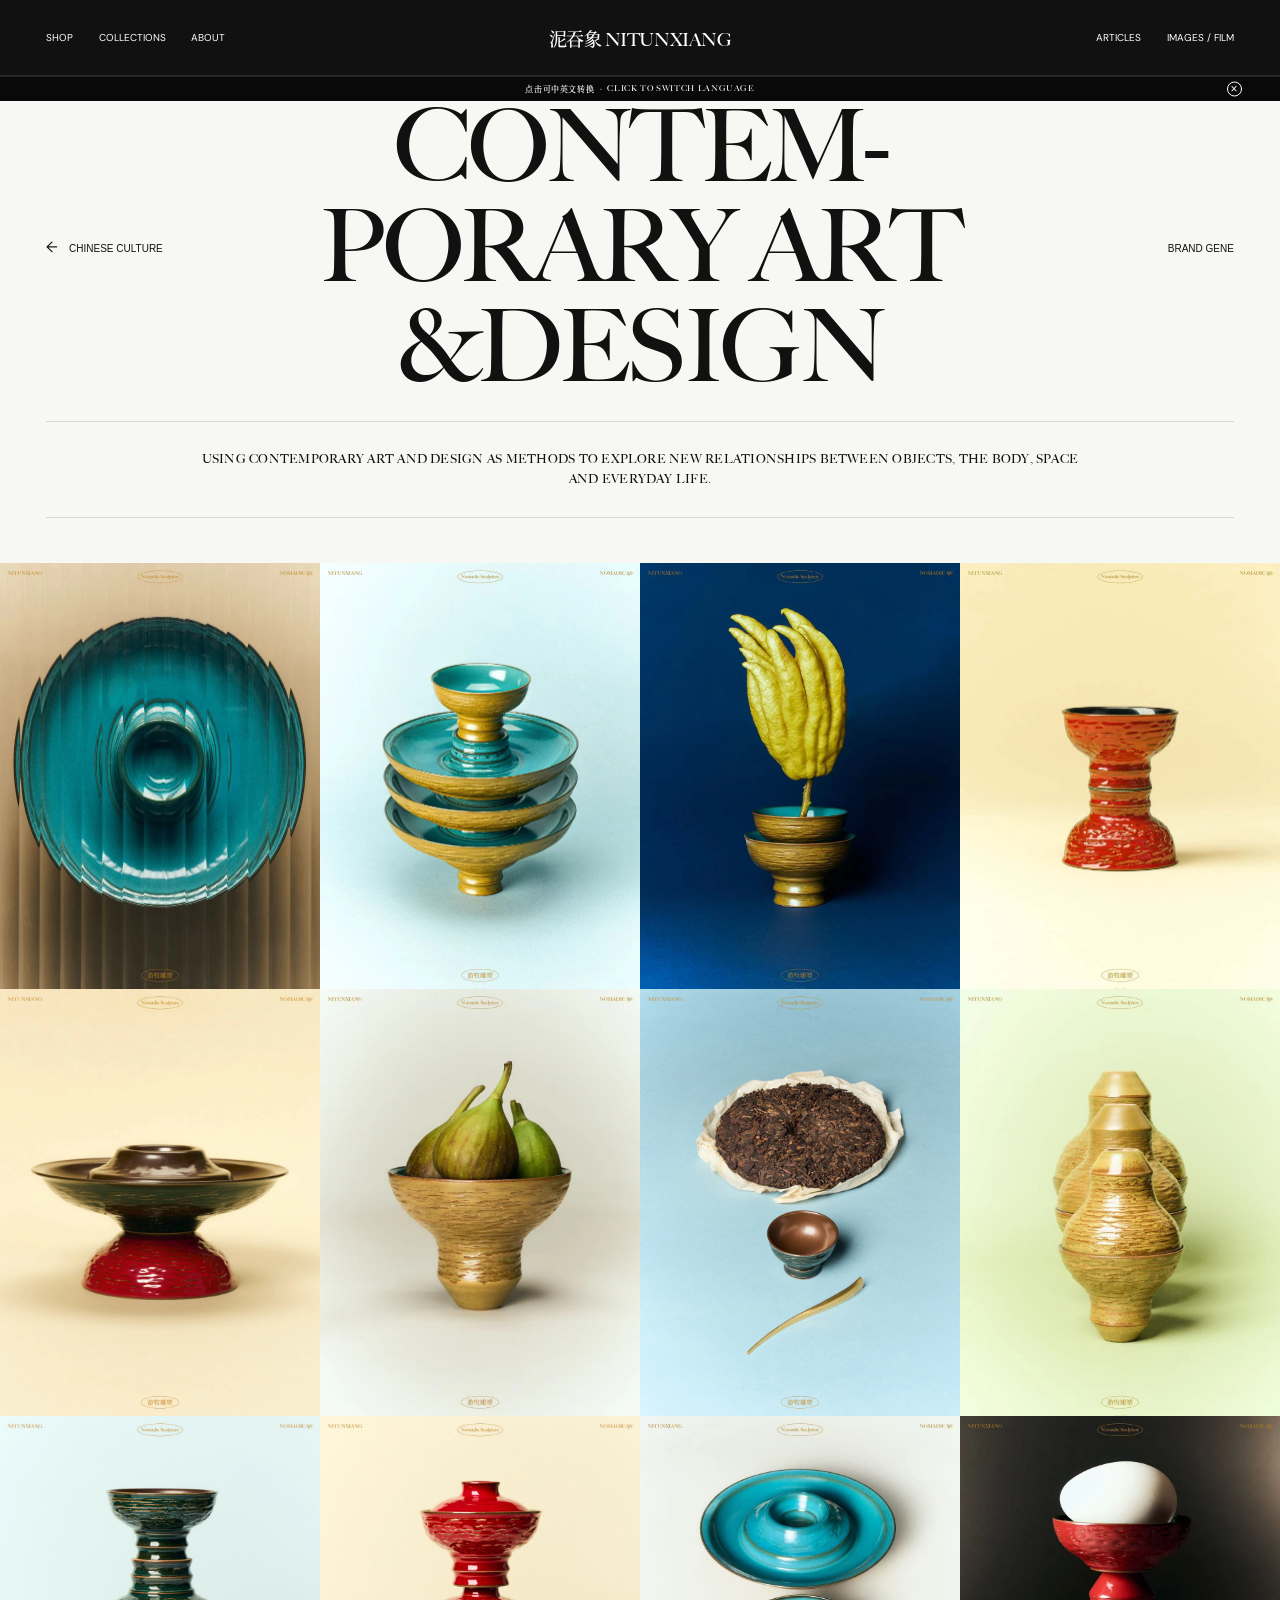
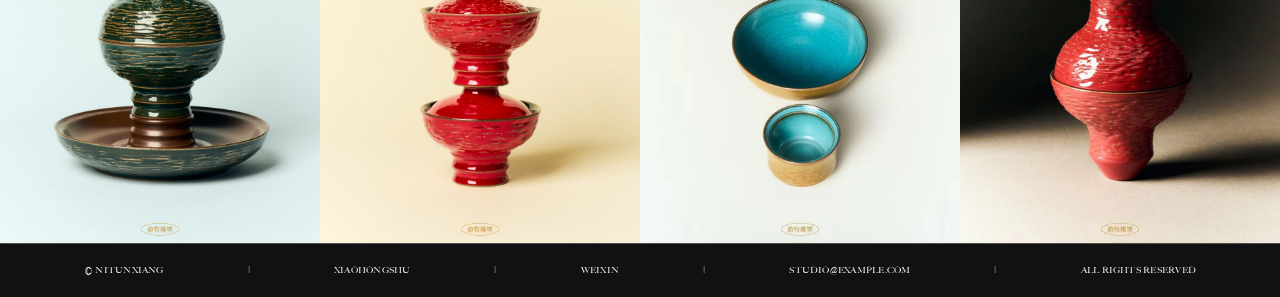
<file: gene-contemporary.html>
<!doctype html>
<html lang="zh-CN"><head><meta charset="UTF-8" /><meta name="viewport" content="width=device-width,initial-scale=1" /><title>当代艺术与设计 — 泥吞象</title><link rel="stylesheet" href="gene-gallery.css?v=55" /><link rel="stylesheet" href="brand-cursor.css?v=2"><script defer src="brand-cursor.js?v=2"></script>  <link rel="stylesheet" href="public-site.css?v=6" />
<script defer src="baidu-analytics.js?v=2"></script></head>
<body data-gene-group="1"><header class="gene-gallery-header"><button class="mobile-menu" type="button" data-gallery-menu>Menu</button><nav class="nav-left" data-gallery-nav><a href="catalog.html">Shop</a><a href="index.html#works">Collections</a><a href="index.html#about">About</a></nav><a class="logo" href="index.html">泥吞象 NITUNXIANG</a><nav class="nav-right"><a href="articles.html">Articles</a><a href="media.html">Images / Film</a></nav></header><main><section class="gene-gallery-title"><p class="gene-page-meta gene-page-meta-prev"><a class="gene-page-arrow prev" href="gene-culture.html" aria-label="前往中国文化与非遗页">←</a><span data-meta-en="CHINESE CULTURE" data-meta-mobile-en="CHINESE CULTURE" data-meta-zh="中国文化与非遗">CHINESE CULTURE</span></p><h1 data-gallery-title data-title-zh="当代艺术\n与设计" data-title-en="CONTEM-\nPORARY ART\n&amp;DESIGN">当代艺术<br />与设计</h1><p class="gene-page-meta gene-page-meta-brand"><span data-meta-en="BRAND GENE" data-meta-zh="品牌基因">BRAND GENE</span></p></section><section class="gene-gallery-grid" data-gene-gallery>
      <figure><img src="assets/published-data/12452ced0011ba22a94b3884.webp" alt="当代艺术与设计品牌基因图像 1" /></figure>
      <figure><img src="assets/published-data/e2dcbd82f53a91a7ca8a6321.webp" alt="当代艺术与设计品牌基因图像 2" /></figure>
      <figure><img src="assets/published-data/4b7027bb89d7e7c1b379b968.webp" alt="当代艺术与设计品牌基因图像 3" /></figure>
      <figure><img src="assets/published-data/1d610e2368daea2b5533fe0b.webp" alt="当代艺术与设计品牌基因图像 4" /></figure>
      <figure><img src="assets/published-data/b17360f8024bcaba354eb8c1.webp" alt="当代艺术与设计品牌基因图像 5" /></figure>
      <figure><img src="assets/published-data/c7d23864f382341cd73a38e1.webp" alt="当代艺术与设计品牌基因图像 6" /></figure>
      <figure><img src="assets/published-data/0e5ac7003801aefc4303ae73.webp" alt="当代艺术与设计品牌基因图像 7" /></figure>
      <figure><img src="assets/published-data/4df5eb010cd3e6b8d8c37903.webp" alt="当代艺术与设计品牌基因图像 8" /></figure>
      <figure><img src="assets/published-data/a6c91ffcb00eae77c72d5472.webp" alt="当代艺术与设计品牌基因图像 9" /></figure>
      <figure><img src="assets/published-data/c420732541783066aed7c746.webp" alt="当代艺术与设计品牌基因图像 10" /></figure>
      <figure><img src="assets/published-data/dc6be7c44c55d5d6e9471a8f.webp" alt="当代艺术与设计品牌基因图像 11" /></figure>
      <figure><img src="assets/published-data/67469f6db86a22dd1c7ca601.webp" alt="当代艺术与设计品牌基因图像 12" /></figure>
</section></main><footer class="gene-gallery-footer"><span>CONTEMPORARY ART & DESIGN</span><a href="index.html#gene">返回主页 ↑</a></footer><button class="gallery-editor-launch" type="button" data-gallery-editor-launch>✦ 修改标题</button><aside class="gallery-editor" data-gallery-editor><div><strong>图库标题编辑</strong><button type="button" data-gallery-editor-close aria-label="关闭">×</button></div><label>中文标题<textarea data-title-input="zh"></textarea></label><label>英文标题<textarea data-title-input="en"></textarea></label><label>首次显示<select data-title-initial><option value="zh">中文</option><option value="en">英文</option></select></label><label>中文字体<select data-title-font="zh"><option value="sourcehan">思源宋体</option><option value="bigcaslon">Big Caslon</option><option value="sans">现代无衬线</option></select></label><label>英文字体<select data-title-font="en"><option value="bigcaslon">Big Caslon</option><option value="sourcehan">思源宋体</option><option value="sans">现代无衬线</option></select></label><button type="button" data-title-save>保存到本机</button><button type="button" data-title-publish>发布</button><p data-title-status>点击大标题可切换中英文</p></aside><script src="gene-gallery.js?v=15"></script><script src="mobile-text-editor.js?v=4"></script><script src="global-footer.js?v=1"></script></body></html>
</file>
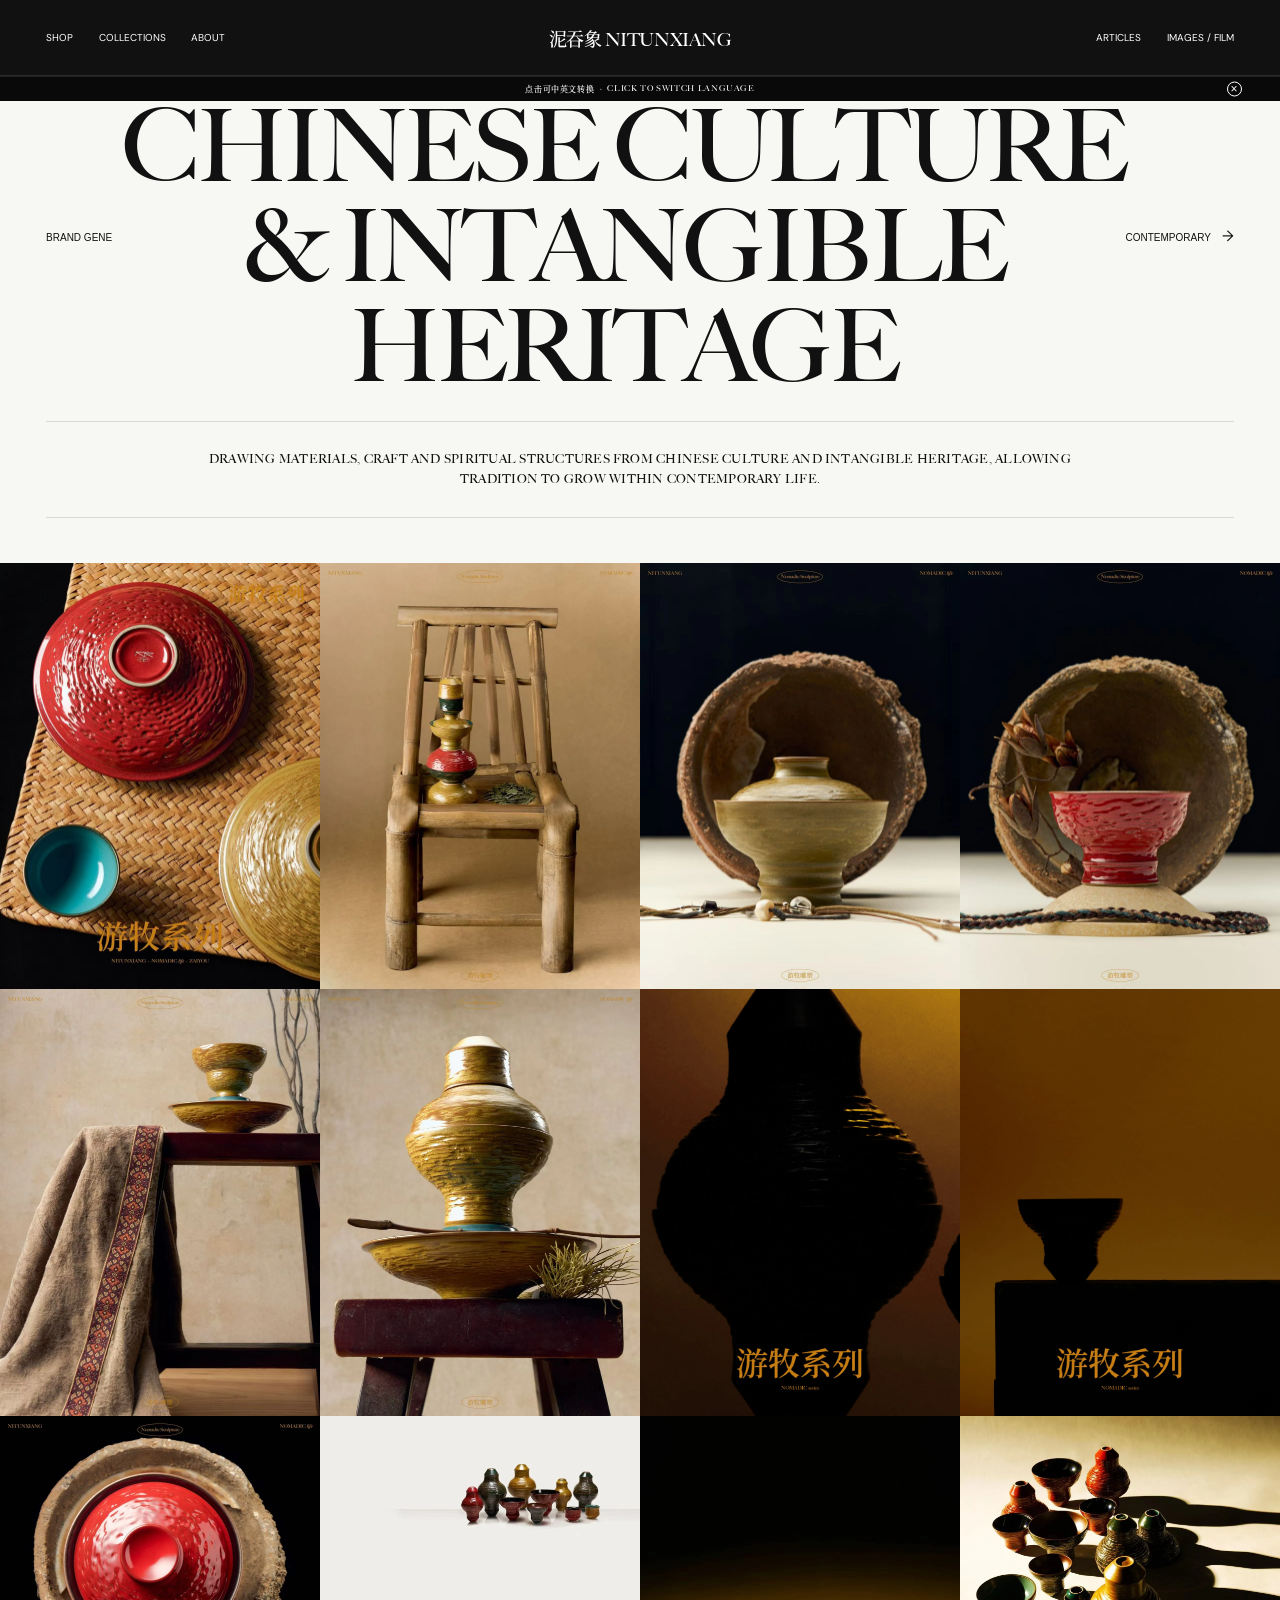
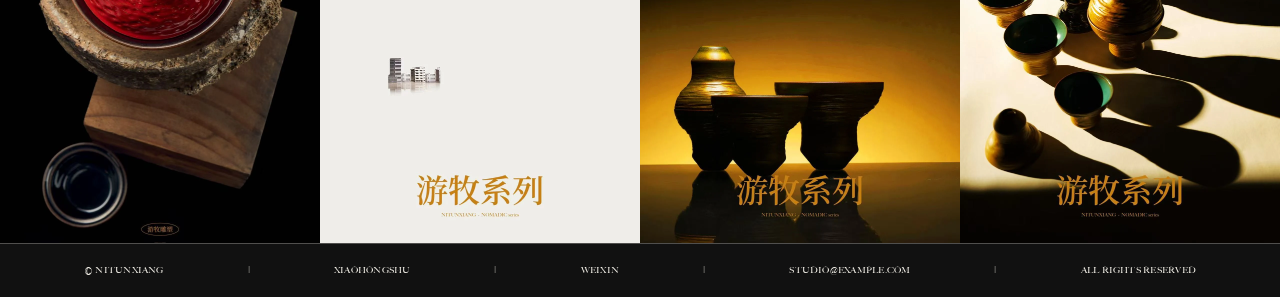
<file: gene-culture.html>
<!doctype html>
<html lang="zh-CN"><head><meta charset="UTF-8" /><meta name="viewport" content="width=device-width,initial-scale=1" /><title>中国文化与非遗 — 泥吞象</title><link rel="stylesheet" href="gene-gallery.css?v=55" /><link rel="stylesheet" href="brand-cursor.css?v=2"><script defer src="brand-cursor.js?v=2"></script>  <link rel="stylesheet" href="public-site.css?v=6" />
<script defer src="baidu-analytics.js?v=2"></script></head>
<body data-gene-group="0"><header class="gene-gallery-header"><button class="mobile-menu" type="button" data-gallery-menu>Menu</button><nav class="nav-left" data-gallery-nav><a href="catalog.html">Shop</a><a href="index.html#works">Collections</a><a href="index.html#about">About</a></nav><a class="logo" href="index.html">泥吞象 NITUNXIANG</a><nav class="nav-right"><a href="articles.html">Articles</a><a href="media.html">Images / Film</a></nav></header><main><section class="gene-gallery-title"><p class="gene-page-meta gene-page-meta-brand"><span data-meta-en="BRAND GENE" data-meta-zh="品牌基因">BRAND GENE</span></p><h1 data-gallery-title data-title-zh="中国文化\n与非遗" data-title-en="CHINESE CULTURE\n&amp; INTANGIBLE\nHERITAGE">中国文化<br />与非遗</h1><p class="gene-page-meta gene-page-meta-next"><span data-meta-en="CONTEMPORARY" data-meta-mobile-en="CONTEMPORARY" data-meta-zh="当代艺术与设计">CONTEMPORARY</span><a class="gene-page-arrow next" href="gene-contemporary.html" aria-label="前往当代艺术与设计页">→</a></p></section><section class="gene-gallery-grid" data-gene-gallery>
      <figure><img src="assets/published-data/5cbff1ef56e8be53ec6f5c5e.webp" alt="中国文化与非遗品牌基因图像 1" /></figure>
      <figure><img src="assets/published-data/4c4f64e9bc85a2fab7b4bd11.webp" alt="中国文化与非遗品牌基因图像 2" /></figure>
      <figure><img src="assets/published-data/3c5488e881b3caa2ed4ee86f.webp" alt="中国文化与非遗品牌基因图像 3" /></figure>
      <figure><img src="assets/published-data/868a5d1f75965c62824604cd.webp" alt="中国文化与非遗品牌基因图像 4" /></figure>
      <figure><img src="assets/published-data/087c04ee89be7fdbdc3c389c.webp" alt="中国文化与非遗品牌基因图像 5" /></figure>
      <figure><img src="assets/published-data/db18ba560f717ab17a42423d.webp" alt="中国文化与非遗品牌基因图像 6" /></figure>
      <figure><img src="assets/published-data/744cd92be7e78a4fccbbb585.webp" alt="中国文化与非遗品牌基因图像 7" /></figure>
      <figure><img src="assets/published-data/ebcd37ecbcd965666145f93d.webp" alt="中国文化与非遗品牌基因图像 8" /></figure>
      <figure><img src="assets/published-data/248d22a19de5b346058d6d14.webp" alt="中国文化与非遗品牌基因图像 9" /></figure>
      <figure><img src="assets/published-data/8e48a8a4dd03b0c6a4752e97.webp" alt="中国文化与非遗品牌基因图像 10" /></figure>
      <figure><img src="assets/published-data/858cc86addd910d7d17d92dc.webp" alt="中国文化与非遗品牌基因图像 11" /></figure>
      <figure><img src="assets/published-data/d5b79ed695daefa806abfd72.webp" alt="中国文化与非遗品牌基因图像 12" /></figure>
</section></main><footer class="gene-gallery-footer"><span>CHINESE CULTURE & INTANGIBLE HERITAGE</span><a href="index.html#gene">返回主页 ↑</a></footer><button class="gallery-editor-launch" type="button" data-gallery-editor-launch>✦ 修改标题</button><aside class="gallery-editor" data-gallery-editor><div><strong>图库标题编辑</strong><button type="button" data-gallery-editor-close>×</button></div><label>中文标题<textarea data-title-input="zh"></textarea></label><label>英文标题<textarea data-title-input="en"></textarea></label><label>首次显示<select data-title-initial><option value="zh">中文</option><option value="en">英文</option></select></label><label>中文字体<select data-title-font="zh"><option value="sourcehan">思源宋体</option><option value="bigcaslon">Big Caslon</option><option value="sans">现代无衬线</option></select></label><label>英文字体<select data-title-font="en"><option value="bigcaslon">Big Caslon</option><option value="sourcehan">思源宋体</option><option value="sans">现代无衬线</option></select></label><button type="button" data-title-save>保存到本机</button><button type="button" data-title-publish>发布</button><p data-title-status>点击大标题可切换中英文</p></aside><script src="gene-gallery.js?v=15"></script><script src="mobile-text-editor.js?v=4"></script><script src="global-footer.js?v=1"></script></body></html>
</file>
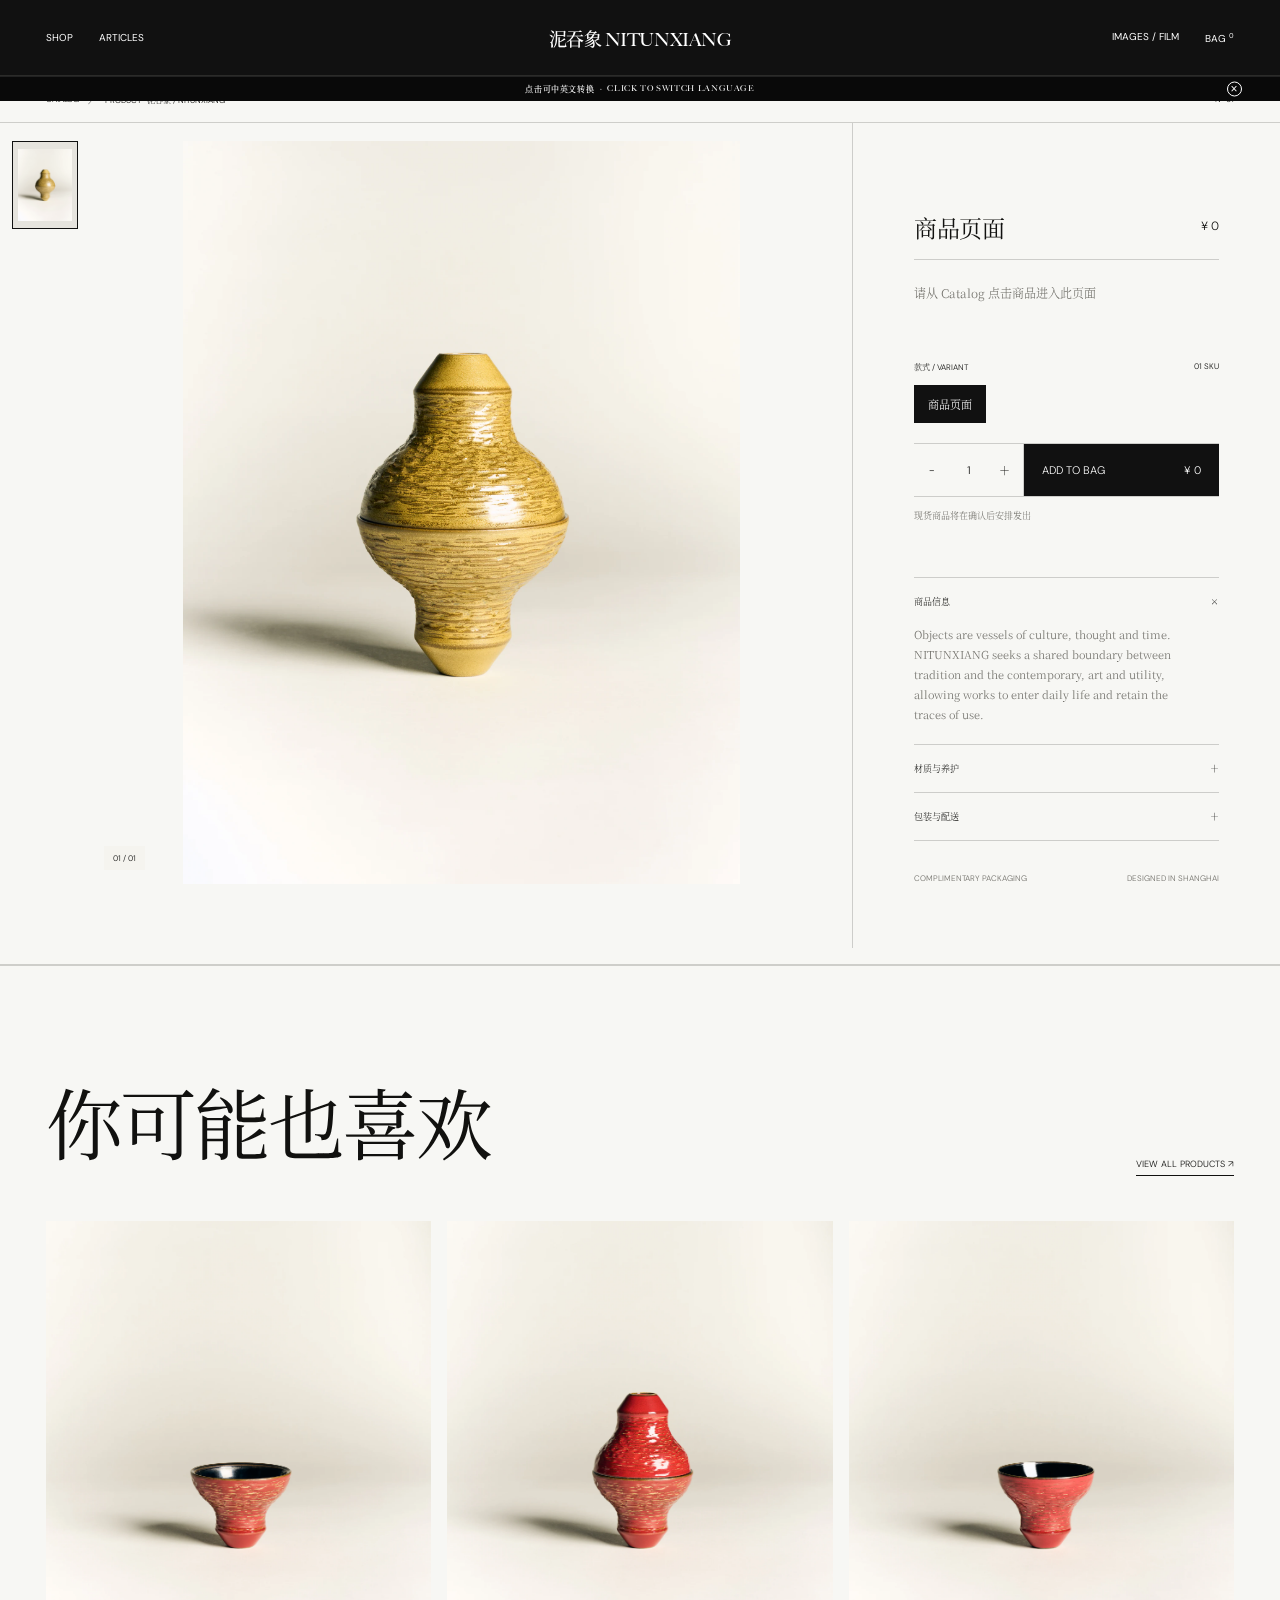
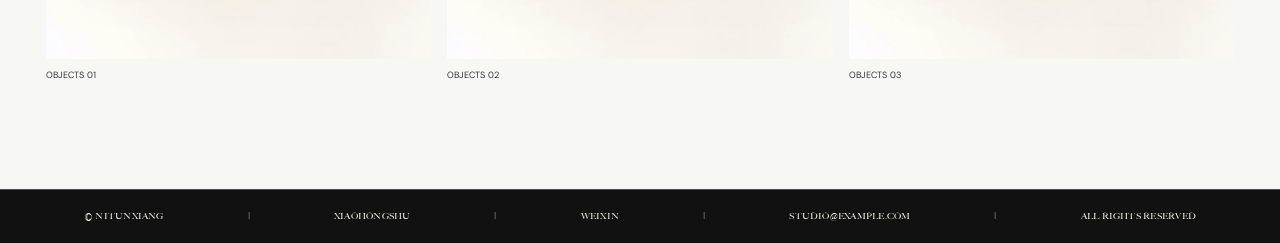
<file: product.html>
<!doctype html><html lang="zh-CN"><head><meta charset="UTF-8"><meta name="viewport" content="width=device-width,initial-scale=1"><title>Product — 泥吞象 NITUNXIANG</title><link rel="stylesheet" href="product.css?v=14"><link rel="stylesheet" href="brand-theme.css?v=66"><link rel="stylesheet" href="brand-cursor.css?v=2"><script defer src="brand-cursor.js?v=2"></script>  <link rel="stylesheet" href="public-site.css?v=6" />
<script defer src="baidu-analytics.js?v=2"></script></head><body class="detail-page">
<header class="product-header"><nav><a href="catalog.html">Shop</a><a href="articles.html">Articles</a></nav><a class="product-brand" href="index.html">泥吞象 NITUNXIANG</a><nav class="header-actions"><a href="media.html">Images / Film</a><button type="button" aria-label="购物袋">Bag <sup data-bag-count>0</sup></button></nav></header>
<div class="product-crumb"><a href="catalog.html">Catalog</a><span>／</span><span data-series></span><span class="page-number" data-page-number></span></div>
<main class="product-layout"><aside class="thumb-rail" data-thumbnail-list aria-label="商品图片选择"></aside><section class="product-gallery"><div class="gallery-stage"><img data-main-image alt="商品图片"><span class="gallery-index" data-image-index>01 / 01</span></div></section>
<section class="product-detail"><div class="product-title-row"><h1 data-product-name>Product</h1><p class="product-price" data-product-price></p></div><p class="product-spec" data-product-spec></p>
<div class="purchase-block"><div class="variant-section"><div class="variant-head"><span>款式 / Variant</span><span data-variant-count></span></div><div class="variant-list" data-variant-list></div></div><div class="purchase-row"><div class="quantity" aria-label="数量选择"><button type="button" data-qty-minus aria-label="减少数量">−</button><span data-quantity>1</span><button type="button" data-qty-plus aria-label="增加数量">＋</button></div><button class="add-bag" type="button" data-add-bag><span>Add to bag</span><span data-add-total></span></button></div><p class="purchase-status" data-purchase-status>现货商品将在确认后安排发出</p></div>
<div class="product-notes"><details open><summary><span>Product information</span><i>＋</i></summary><p data-bi-en="Objects are vessels of culture, thought and time. NITUNXIANG seeks a shared boundary between tradition and the contemporary, art and utility, allowing works to enter daily life and retain the traces of use." data-bi-zh="物是文化、思想与时间的容器。泥吞象在传统与当代、艺术与实用之间寻找共存的边界，让作品进入日常并留下使用的痕迹。"></p></details><details><summary><span>Material &amp; care</span><i>＋</i></summary><p data-bi-en="Avoid strong impact and prolonged exposure to moisture. Materials naturally change through use; this is part of the work." data-bi-zh="请避免强烈碰撞与长时间潮湿环境。不同材质会随使用形成自然变化，这也是作品的一部分。"></p></details><details><summary><span>Packaging &amp; delivery</span><i>＋</i></summary><p data-bi-en="Individual pieces are presented in a brocade box with a carry bag. Delivery timing and stock status can be connected when the website launches." data-bi-zh="单品默认使用锦盒与手提袋包装。配送时间与库存状态可在网站正式上线后接入。"></p></details></div><div class="service-note"><span data-bi-en="Complimentary packaging" data-bi-zh="附赠包装">Complimentary packaging</span><span data-bi-en="Designed in Shanghai" data-bi-zh="设计于上海">Designed in Shanghai</span></div></section></main>
<section class="related"><div class="related-head"><h2>You may also like</h2><a href="catalog.html">View all products ↗</a></div><div class="related-grid"><a href="catalog.html"><img src="assets/catalog/product-10.webp" alt="推荐商品"><span>Objects 01</span></a><a href="catalog.html"><img src="assets/catalog/product-11.webp" alt="推荐商品"><span>Objects 02</span></a><a href="catalog.html"><img src="assets/catalog/product-12.webp" alt="推荐商品"><span>Objects 03</span></a></div></section><footer class="product-footer"><span>© 2026 泥吞象 NITUNXIANG</span><a href="catalog.html">Back to Catalog ↑</a><span>Shanghai · China</span></footer>
<button class="variant-editor-launch" type="button" data-variant-editor-launch>＋ 添加子 SKU</button><aside class="variant-editor" data-variant-editor aria-hidden="true"><div class="variant-editor-head"><strong>子 SKU 管理</strong><button type="button" data-variant-close aria-label="关闭">×</button></div><p>为当前商品增加天款、地款、尺寸或其他可选规格。每个子 SKU 会同时成为左侧的一张商品图。</p><label>子 SKU 名称<input type="text" placeholder="例如：天款 · 小号" data-child-name></label><label>价格（人民币）<input type="number" min="0" step="1" data-child-price></label><label>规格说明<textarea rows="4" placeholder="尺寸、容量或其他说明" data-child-spec></textarea></label><button class="child-image-button" type="button" data-child-image>选择子 SKU 图片</button><input class="child-image-input" type="file" accept="image/*" data-child-image-input><button class="child-add" type="button" data-child-add>添加到当前商品页面</button><button class="child-cancel" type="button" data-child-cancel hidden>取消编辑</button><hr><p class="manage-title">已有子 SKU</p><div class="child-manage-list" data-child-manage-list></div><p class="variant-status" data-variant-status>内容保存在当前浏览器中</p></aside><script src="product.js?v=15"></script><script src="content-bilingual.js?v=2"></script><script src="mobile-text-editor.js?v=2"></script><script src="global-footer.js?v=1"></script></body></html>
</file>
<file: styles.css>
@import url('https://fonts.googleapis.com/css2?family=DM+Sans:wght@300;400;500&family=Instrument+Serif:ital@0;1&display=swap');
@font-face{font-family:"Source Han Serif SC";src:local("Source Han Serif SC"),local("Noto Serif CJK SC"),local("Songti SC"),local("SimSun");font-weight:200 900;font-style:normal;font-display:swap}
@font-face{font-family:"Big Caslon Local";src:url("assets/fonts/Big-Caslon-Medium.ttf") format("truetype");font-weight:500;font-style:normal;font-display:swap}
@font-face{font-family:"Big Caslon Local";src:url("assets/fonts/Big-Caslon-Black.ttf") format("truetype");font-weight:900;font-style:normal;font-display:swap}
@font-face{font-family:"Big Caslon Local";src:url("assets/fonts/Big-Caslon-Black-Italic.ttf") format("truetype");font-weight:900;font-style:italic;font-display:swap}
@font-face{font-family:"Adobe Caslon Pro Local";src:url("assets/fonts/ACaslonPro-Regular.otf") format("opentype");font-weight:400;font-style:normal;font-display:swap}
@font-face{font-family:"Adobe Caslon Pro Local";src:url("assets/fonts/ACaslonPro-Italic.otf") format("opentype");font-weight:400;font-style:italic;font-display:swap}
@font-face{font-family:"Adobe Caslon Pro Local";src:url("assets/fonts/ACaslonPro-Semibold.otf") format("opentype");font-weight:600;font-style:normal;font-display:swap}
@font-face{font-family:"Adobe Caslon Pro Local";src:url("assets/fonts/ACaslonPro-SemiboldItalic.otf") format("opentype");font-weight:600;font-style:italic;font-display:swap}
@font-face{font-family:"Adobe Caslon Pro Local";src:url("assets/fonts/ACaslonPro-Bold.otf") format("opentype");font-weight:700;font-style:normal;font-display:swap}
@font-face{font-family:"Adobe Caslon Pro Local";src:url("assets/fonts/ACaslonPro-BoldItalic.otf") format("opentype");font-weight:700;font-style:italic;font-display:swap}

:root{--ink:#11110f;--paper:#f0eee8;--quiet:#aaa79f;--line:rgba(17,17,15,.24);--pad:clamp(20px,3vw,52px)}
*{box-sizing:border-box}html{scroll-behavior:smooth}body{margin:0;background:var(--paper);color:var(--ink);font-family:"DM Sans",Arial,sans-serif;font-size:13px;font-weight:300;letter-spacing:.02em}a{color:inherit;text-decoration:none}img{display:block;width:100%;height:100%;object-fit:cover}.sr-only{position:absolute;width:1px;height:1px;overflow:hidden;clip:rect(0,0,0,0)}
.site-header{position:fixed;z-index:20;top:0;left:0;width:100%;height:76px;display:grid;grid-template-columns:1fr auto 1fr;align-items:center;padding:0 var(--pad);color:#fff;mix-blend-mode:difference;transition:background .35s}.brand{position:absolute;left:50%;transform:translateX(-50%);font-size:18px;font-weight:500;letter-spacing:-.04em;white-space:nowrap}.main-nav{display:flex;justify-content:flex-start;gap:clamp(14px,1.8vw,30px);text-transform:uppercase;font-size:10px}.main-nav a,.edition{position:relative}.main-nav a:after,.edition:after{content:"";position:absolute;bottom:-5px;left:0;width:0;border-bottom:1px solid;transition:width .3s}.main-nav a:hover:after,.edition:hover:after{width:100%}.edition{grid-column:3;justify-self:end;font-size:10px;text-transform:uppercase}.menu-toggle{display:none}
.hero{position:relative;height:100svh;min-height:680px;color:#fff;overflow:hidden;background:#292823}.hero-media{position:absolute;inset:0;background:linear-gradient(105deg,rgba(0,0,0,.5),transparent 52%),url("https://images.unsplash.com/photo-1539109136881-3be0616acf4b?auto=format&fit=crop&w=2200&q=92") center 25%/cover no-repeat;animation:hero-in 1.7s cubic-bezier(.2,.7,.2,1) both}.hero-shade{position:absolute;inset:0;background:linear-gradient(0deg,rgba(0,0,0,.34),transparent 45%)}.hero-kicker{position:absolute;top:20%;left:var(--pad);text-transform:uppercase;font-size:10px;line-height:1.55}.hero-copy{position:absolute;left:var(--pad);bottom:8%;display:grid;grid-template-columns:150px auto;align-items:end;gap:15px}.hero-copy>p{grid-column:1;font-size:10px;text-transform:uppercase;margin:0 0 8px}.hero h1{grid-column:2;margin:0;font-size:clamp(76px,10.8vw,176px);font-weight:300;line-height:.72;letter-spacing:-.065em}.hero .text-link{grid-column:1;margin-top:-32px}.text-link{display:flex;width:max-content;gap:30px;padding-bottom:7px;border-bottom:1px solid;text-transform:uppercase;font-size:10px}.text-link span{transition:transform .3s}.text-link:hover span{transform:translate(4px,-4px)}.hero-index{position:absolute;right:var(--pad);top:20%;font-size:10px}.scroll-cue{position:absolute;right:var(--pad);bottom:8%;font-size:9px;line-height:1.5;text-transform:uppercase}
.eyebrow{font-size:9px;text-transform:uppercase;letter-spacing:.1em}.manifesto{position:relative;min-height:76vh;padding:100px var(--pad);display:grid;grid-template-columns:1fr 4fr 1fr;border-bottom:1px solid var(--line)}.manifesto-copy{align-self:center;grid-column:2;font-family:"Instrument Serif",Georgia,serif;font-size:clamp(42px,6.2vw,96px);line-height:.98;letter-spacing:-.035em}.manifesto-copy p{margin:.1em 0}.manifesto-copy .muted{color:var(--quiet);font-style:italic}.side-note{align-self:end;justify-self:end;writing-mode:vertical-rl;font-size:9px;text-transform:uppercase}
.works{padding:120px var(--pad) 150px;display:grid;grid-template-columns:repeat(12,1fr);column-gap:clamp(12px,2vw,30px);row-gap:120px}.section-head{grid-column:1/13;display:grid;grid-template-columns:2fr 5fr 2fr;align-items:end}.section-head h2{margin:0;font-weight:300;font-size:clamp(65px,9vw,142px);line-height:.75;letter-spacing:-.065em}.section-head>p:last-child{margin:0;line-height:1.7}.look{position:relative}.look-a{grid-column:1/8;aspect-ratio:1.12}.look-b{grid-column:9/13;align-self:end;aspect-ratio:.72;margin-top:200px}.look-c{grid-column:3/7;aspect-ratio:.7}.look-d{grid-column:8/13;aspect-ratio:.82;margin-top:-40px}.look img{filter:saturate(.55);transition:filter .6s,transform .8s cubic-bezier(.2,.7,.2,1)}.look{overflow:hidden}.look:hover img{filter:saturate(1);transform:scale(1.015)}.look-meta{position:absolute;left:0;right:0;bottom:-25px;display:flex;justify-content:space-between;font-size:9px;text-transform:uppercase}.collection-link{grid-column:9/13;border-top:1px solid;padding:14px 0;display:flex;justify-content:space-between;text-transform:uppercase;font-size:10px}.collection-link span{transition:transform .3s}.collection-link:hover span{transform:translateX(5px)}
.about{background:#171713;color:#e9e7df;display:grid;grid-template-columns:1.12fr .88fr;min-height:100vh}.about-image{min-height:820px;background:url("https://images.unsplash.com/photo-1558769132-cb1aea458c5e?auto=format&fit=crop&w=1500&q=90") center/cover;filter:none}.about-copy{padding:110px clamp(40px,7vw,120px);display:flex;flex-direction:column;justify-content:center}.about-copy h2{font-family:"Instrument Serif",Georgia,serif;font-weight:400;font-size:clamp(65px,8vw,125px);line-height:.78;letter-spacing:-.05em;margin:70px 0}.about-copy>p:not(.eyebrow){max-width:520px;font-size:clamp(14px,1.2vw,18px);line-height:1.7;color:#aaa99f;margin:0 0 60px}
.journal{padding:120px var(--pad) 160px}.journal>.eyebrow{margin-bottom:70px}.journal-item{display:grid;grid-template-columns:1fr 4fr 1fr auto;align-items:center;gap:20px;padding:25px 0;border-top:1px solid var(--line)}.journal-item:last-child{border-bottom:1px solid var(--line)}.journal-item span,.journal-item time{font-size:9px;text-transform:uppercase}.journal-item h3{font-family:"Instrument Serif",Georgia,serif;font-size:clamp(30px,4vw,62px);font-weight:400;margin:0;transition:padding .3s}.journal-item:hover h3{padding-left:10px}.journal-item i{font-style:normal}
.site-footer{background:#d9d5ca;padding:110px var(--pad) 30px}.footer-top p{font-size:11px;text-transform:uppercase}.footer-top>a{display:flex;justify-content:space-between;border-bottom:2px solid;padding-bottom:10px;font-family:"Instrument Serif",Georgia,serif;font-size:clamp(68px,13vw,200px);line-height:.9;letter-spacing:-.05em}.footer-grid{margin-top:100px;display:grid;grid-template-columns:2fr repeat(3,1fr);gap:30px}.footer-brand{font-size:28px;font-weight:500;letter-spacing:-.05em;margin:0}.footer-grid>div{display:flex;flex-direction:column;align-items:flex-start;line-height:1.7}.footer-grid div>span{font-size:9px;text-transform:uppercase;color:#77736c;margin-bottom:18px}.footer-grid div>p{margin:0}.footer-grid form{border-bottom:1px solid;display:flex;width:100%}.footer-grid input{border:0;background:transparent;padding:8px 0;outline:0;width:100%;font:inherit}.footer-grid button{border:0;background:transparent;cursor:pointer}.footer-bottom{border-top:1px solid var(--line);margin-top:80px;padding-top:18px;display:grid;grid-template-columns:1fr 1fr 1fr;font-size:9px;text-transform:uppercase}.footer-bottom a{justify-self:end}
.home-page .site-footer{padding-top:64px}.footer-grid-quiet{margin-top:0;min-height:174px;grid-template-columns:1.38fr repeat(3,1fr);align-items:start;column-gap:clamp(38px,5.7vw,92px);padding-top:0;font-family:"NTX Big Caslon","NTX Source Han","Big Caslon Local","Source Han Serif SC",serif}.footer-grid-quiet .footer-brand{display:flex;flex-direction:column;gap:5px;font-weight:400;letter-spacing:-.035em;line-height:1;margin:0}.footer-grid-quiet .footer-brand strong{font-family:"NTX Big Caslon","Big Caslon Local",serif;font-size:28px;font-weight:500;line-height:.9}.footer-grid-quiet .footer-brand small{font-family:"NTX Source Han","Source Han Serif SC",serif;font-size:9px;font-weight:400;line-height:1.15;letter-spacing:.02em}.footer-grid-quiet>div{font-family:"NTX Big Caslon","NTX Source Han","Big Caslon Local","Source Han Serif SC",serif;font-size:9px;font-weight:400;line-height:1.28;letter-spacing:0}.footer-grid-quiet div>span{margin-bottom:7px;color:inherit;font-family:"NTX Big Caslon","Big Caslon Local",serif;font-size:13px;font-weight:500;line-height:1;letter-spacing:-.015em;text-transform:none}.footer-grid-quiet div>p,.footer-grid-quiet div>a{font-family:"NTX Big Caslon","NTX Source Han","Big Caslon Local","Source Han Serif SC",serif}.footer-grid-quiet a{transition:color .18s ease}.footer-grid-quiet a:hover,.footer-grid-quiet a:focus-visible,.footer-grid-quiet a:active{color:var(--brand)}.footer-grid-quiet+.footer-bottom{margin-top:28px;grid-template-columns:1fr 1fr;font-family:"NTX Big Caslon","NTX Source Han","Big Caslon Local","Source Han Serif SC",serif;font-size:8px;letter-spacing:.015em}.footer-grid-quiet+.footer-bottom span:last-child{text-align:right}
.reveal{opacity:0;transform:translateY(25px);transition:opacity .9s ease,transform .9s cubic-bezier(.2,.7,.2,1)}.reveal.is-visible{opacity:1;transform:none}@keyframes hero-in{from{transform:scale(1.06);filter:blur(5px)}to{transform:scale(1);filter:none}}
@media(max-width:760px){.site-header{height:64px;grid-template-columns:1fr auto}.edition{display:none}.menu-toggle{display:block;border:0;background:none;width:32px;height:32px;padding:8px;position:relative;z-index:2}.menu-toggle span{display:block;border-top:1px solid #fff;margin:5px 0;transition:transform .3s}.menu-toggle[aria-expanded="true"] span:first-child{transform:translateY(3px) rotate(45deg)}.menu-toggle[aria-expanded="true"] span:last-child{transform:translateY(-3px) rotate(-45deg)}.main-nav{position:fixed;inset:0;background:#11110f;display:flex;flex-direction:column;align-items:flex-start;justify-content:flex-end;padding:90px var(--pad);gap:12px;transform:translateY(-100%);transition:transform .45s cubic-bezier(.7,0,.2,1);font-family:"Instrument Serif";font-size:16vw;line-height:.9;mix-blend-mode:normal}.main-nav.is-open{transform:none}.hero{min-height:700px}.hero-kicker{top:16%}.hero-copy{grid-template-columns:1fr;bottom:12%}.hero-copy>p,.hero h1,.hero .text-link{grid-column:1}.hero h1{font-size:18.5vw;line-height:.77}.hero .text-link{margin:28px 0 0}.hero-index{top:16%}.scroll-cue{display:none}.manifesto{min-height:75vh;grid-template-columns:1fr;padding:80px var(--pad)}.manifesto-copy{grid-column:1;font-size:12vw}.side-note{display:none}.works{padding:90px var(--pad);display:block}.section-head{display:block}.section-head h2{font-size:20vw;margin:45px 0 25px}.look{margin:85px 0 0}.look-a,.look-c{width:88%;aspect-ratio:.78}.look-b{width:70%;margin-left:auto;aspect-ratio:.68}.look-d{width:90%;margin-left:10%;aspect-ratio:.76}.collection-link{margin-top:90px}.about{grid-template-columns:1fr}.about-image{min-height:68vh}.about-copy{padding:90px var(--pad)}.about-copy h2{font-size:19vw;margin:55px 0}.journal{padding:90px var(--pad)}.journal-item{grid-template-columns:1fr auto;padding:24px 0}.journal-item h3{grid-column:1/3;grid-row:2;font-size:10vw}.journal-item i{display:none}.site-footer{padding-top:80px}.footer-top>a{font-size:20vw}.footer-grid{grid-template-columns:1fr 1fr;margin-top:80px;row-gap:45px}.footer-brand{grid-column:1/3}.footer-bottom{grid-template-columns:1fr 1fr;gap:15px}.footer-bottom span:nth-child(2){display:none}}
@media(max-width:760px){.home-page .site-footer{padding-top:48px}.footer-grid-quiet{grid-template-columns:1fr 1fr;margin-top:0;min-height:0;column-gap:28px;row-gap:34px}.footer-grid-quiet .footer-brand{grid-column:1/3}.footer-grid-quiet .footer-brand strong{font-size:25px}.footer-grid-quiet div>span{font-size:12px}.footer-grid-quiet+.footer-bottom{margin-top:52px}.footer-grid-quiet+.footer-bottom span:nth-child(2){display:block;text-align:right}}
.home-page .site-footer{padding:0;min-height:0}.home-page .footer-bar{height:54px;margin:0;padding:0;border-top:1px solid rgba(243,240,232,.28);display:flex;align-items:center;justify-content:space-evenly;gap:0;font-family:"NTX Big Caslon","NTX Source Han","Big Caslon Local","Source Han Serif SC",serif;font-size:9px;font-weight:400;line-height:1;letter-spacing:.025em;text-transform:uppercase}.home-page .footer-bar>*{position:relative;display:flex;align-items:center;justify-content:center;min-width:0;text-align:center;white-space:nowrap}.home-page .footer-bar>i{color:rgba(243,240,232,.55);font:inherit;font-style:normal}.home-page .footer-bar a{color:inherit;text-decoration:none;transition:color .18s ease}.home-page .footer-bar a:hover,.home-page .footer-bar a:focus-visible,.home-page .footer-bar a:active{color:var(--brand)}
@media(max-width:760px){.home-page .site-footer{padding:0}.home-page .footer-bar{height:48px;padding:0;font-size:6px;letter-spacing:0}.home-page .footer-bar>span:last-child{display:flex;text-align:center}.home-page .footer-bar>i{font-size:7px}}
@media(prefers-reduced-motion:reduce){html{scroll-behavior:auto}.reveal,.hero-media{animation:none;transition:none}.reveal{opacity:1;transform:none}}

/* 页面内可视化编辑器 */
.title-sourcehan .manifesto-copy,.title-sourcehan .about-copy h2,.title-sourcehan .journal-item h3,.title-sourcehan .footer-top>a{font-family:"Source Han Serif SC","Songti SC",serif}
.carousel-slide{position:absolute!important;inset:0;width:100%;height:100%;object-fit:cover;opacity:0;pointer-events:none;transition:opacity 1.1s ease,transform 6s ease;transform:scale(1.025)}.carousel-slide.is-active{opacity:1;pointer-events:auto;transform:scale(1)}.hero-media>.carousel-slide,.about-image>.carousel-slide{background-position:center;background-size:cover;background-repeat:no-repeat}.carousel-dots{position:absolute;z-index:4;left:14px;bottom:14px;display:flex;gap:5px}.carousel-dots button{width:18px;height:2px;padding:0;border:0;background:rgba(255,255,255,.42);cursor:pointer}.carousel-dots button.is-active{background:#fff}.look>.carousel-dots{bottom:12px}.editor-selection{margin:10px 0!important;padding:9px 10px;background:#111;color:#fff;font-size:10px!important;white-space:nowrap;overflow:hidden;text-overflow:ellipsis}.editing-active [data-editable].is-selected-text{outline:2px solid #ff4c26;outline-offset:5px}.editing-active .carousel-slide{pointer-events:none}.editing-active .carousel-host{cursor:pointer}
.home-page .about-image>.carousel-dots{left:auto;right:8px;top:50%;bottom:auto;flex-direction:row;transform-origin:100% 50%;transform:translateY(-50%) rotate(90deg)}
@media(max-width:760px){.home-page .about-image>.carousel-dots{left:50%;right:auto;top:auto;bottom:8px;flex-direction:row;transform-origin:50% 50%;transform:translateX(-50%) rotate(0deg)}}
.editor-launch{position:fixed;z-index:50;right:22px;bottom:22px;border:0;border-radius:999px;background:#11110f;color:#fff;padding:13px 19px;font:500 12px "DM Sans",sans-serif;box-shadow:0 8px 30px rgba(0,0,0,.2);cursor:pointer}.editor-panel{position:fixed;z-index:60;top:0;right:0;width:min(360px,92vw);height:100vh;background:#f8f7f2;color:#111;padding:24px;box-shadow:-10px 0 40px rgba(0,0,0,.18);transform:translateX(105%);transition:transform .35s ease;overflow:auto;font:12px "DM Sans",sans-serif}.editor-panel.is-open{transform:none}.editor-head{display:flex;justify-content:space-between;align-items:center;font-size:17px;margin-bottom:10px}.editor-head button{border:0;background:none;font-size:28px;cursor:pointer}.editor-tip{color:#777;line-height:1.6;margin:0 0 22px}.editor-panel>label{display:flex;flex-direction:column;gap:8px;margin:18px 0}.editor-switch{flex-direction:row!important;align-items:center;background:#e9e6dc;padding:13px;border-radius:3px}.editor-panel select,.editor-panel input[type="range"]{width:100%;border:1px solid #ccc;background:#fff;padding:10px;font:inherit}.editor-colors{display:grid;grid-template-columns:1fr 1fr;gap:12px}.editor-colors label{display:flex;flex-direction:column;gap:8px}.editor-colors input{width:100%;height:40px;border:1px solid #ccc;background:#fff;padding:3px}.editor-actions{display:grid;grid-template-columns:1fr 1fr;gap:8px;margin-top:28px}.editor-actions button{border:1px solid #111;background:#111;color:#fff;padding:12px;cursor:pointer;font:inherit}.editor-actions .secondary{grid-column:1/-1;background:transparent;color:#111}.editor-status{font-size:10px;color:#777;text-align:center;line-height:1.5}.image-picker{display:none}.editing-active [data-editable]{outline:1px dashed rgba(255,76,38,.75);outline-offset:4px;cursor:text}.editing-active .look,.editing-active .hero-media,.editing-active .about-image{cursor:pointer}.editing-active .look:after,.editing-active .hero-media:after,.editing-active .about-image:after{content:"点击替换图片";position:absolute;z-index:3;left:50%;top:50%;transform:translate(-50%,-50%);background:#fff;color:#111;padding:9px 12px;font-size:10px;white-space:nowrap;box-shadow:0 3px 16px rgba(0,0,0,.18)}.editing-active .hero-media,.editing-active .about-image{position:absolute}.editing-active .about-image{position:relative}.editing-active [data-editable]:focus{outline:2px solid #ff4c26}.title-sans .manifesto-copy,.title-sans .about-copy h2,.title-sans .journal-item h3,.title-sans .footer-top>a{font-family:"DM Sans",sans-serif}.title-system .manifesto-copy,.title-system .about-copy h2,.title-system .journal-item h3,.title-system .footer-top>a{font-family:"PingFang SC","Microsoft YaHei",sans-serif}.works.layout-grid .look{width:auto;margin:0;grid-column:span 6;aspect-ratio:.8}.works.layout-large .look{width:auto;margin:0;grid-column:2/12;aspect-ratio:1.35}.works.layout-grid,.works.layout-large{row-gap:80px}
@media(max-width:760px){.editor-launch{right:14px;bottom:14px}.works.layout-grid .look,.works.layout-large .look{width:100%;margin:70px 0 0;aspect-ratio:.8}.editing-active .hero-media{position:absolute}}

/* 初版柔和过渡：不叠图、不横移，新图轻微显现并自然收拢。 */
.carousel-host{background-image:none!important;overflow:hidden}.carousel-slide{z-index:0;visibility:hidden;opacity:0;transition:none!important;transform:scale(1.012)!important;animation:none!important}.carousel-slide.is-active{z-index:1;visibility:visible;opacity:1;transform:scale(1)!important;animation:carousel-clean-in .55s ease both!important}@keyframes carousel-clean-in{from{opacity:.94;transform:scale(1.008)}to{opacity:1;transform:scale(1)}}
.home-page .hero-media>.carousel-slide,.home-page .hero-media>.carousel-slide.is-active{transform:none!important;animation:none!important;transition:none!important}
.carousel-order-panel{margin:20px 0;padding:14px;border:1px solid #ccc;background:#efede6}.carousel-order-panel>span{display:block;font-weight:600;margin-bottom:8px}.carousel-order-panel p{margin:0 0 10px!important;font-size:11px!important;color:#555}.carousel-order-panel>div{display:grid;grid-template-columns:1fr 1fr;gap:7px}.carousel-order-panel button{border:1px solid #111;background:#fff;color:#111;padding:10px 6px;font:inherit;cursor:pointer}.carousel-order-panel button:hover{background:#111;color:#fff}.carousel-order-panel small{display:block;margin-top:9px;color:#777;line-height:1.5}
.editor-text-align{margin:18px 0}.editor-text-align>span{display:block;margin-bottom:8px}.editor-text-align>div{display:grid;grid-template-columns:repeat(3,1fr);gap:6px}.editor-text-align button{border:1px solid #bbb;background:#fff;color:#111;padding:9px 4px;font:inherit;cursor:pointer}.editor-text-align button:hover,.editor-text-align button.is-active{border-color:#111;background:#111;color:#fff}
.hover-translation-field textarea{width:100%;min-height:74px;resize:vertical;border:1px solid #bbb;background:#fff;color:#111;padding:10px;font:13px/1.5 "NTX Source Han","DM Sans",sans-serif}.hover-translation-field textarea:disabled{background:#e8e6df;color:#999}.hover-translation-field small{color:#777;line-height:1.5}

/* 三釉色独立导览 */
.glaze-guide{min-height:100svh;padding:clamp(86px,9vh,120px) var(--pad) clamp(48px,6vh,78px);display:grid;grid-template-rows:auto 1fr;gap:clamp(34px,5vh,64px);background:#f5f4f0;border-bottom:1px solid var(--line)}.glaze-guide-head{display:grid;grid-template-columns:1fr 2fr 1fr;align-items:end}.glaze-guide-head h2{margin:0;font-family:"NTX Big Caslon","Instrument Serif",Georgia,serif;font-size:clamp(44px,6.2vw,92px);font-weight:400;line-height:.82;letter-spacing:-.045em;text-align:center}.glaze-guide-head>p:last-child{margin:0;text-align:right;font-family:"NTX Source Han","DM Sans",sans-serif;font-size:10px}.glaze-guide-grid{display:grid;grid-template-columns:repeat(3,minmax(0,1fr));gap:clamp(12px,1.8vw,28px);min-height:0}.glaze-guide-card{position:relative;min-height:0;overflow:hidden;background:#e7e5df}.glaze-guide-card img{width:100%;height:100%;object-fit:cover;filter:none;transition:transform .8s cubic-bezier(.2,.7,.2,1)}.glaze-guide-card:after{content:"";position:absolute;inset:45% 0 0;background:linear-gradient(transparent,rgba(0,0,0,.48));pointer-events:none}.glaze-guide-card>span{position:absolute;z-index:1;left:20px;right:20px;bottom:18px;display:flex;justify-content:space-between;align-items:end;color:#fff}.glaze-guide-card b{font-family:"NTX Source Han",serif;font-size:clamp(17px,1.45vw,24px);font-weight:500}.glaze-guide-card i{font:400 9px "DM Sans",sans-serif;font-style:normal;text-transform:uppercase;letter-spacing:.05em}.glaze-guide-card:hover img{transform:scale(1.018)}.glaze-guide-card:hover b,.glaze-guide-card:hover i{color:#c97f12}@media(max-width:760px){.glaze-guide{padding-top:82px;display:block}.glaze-guide-head{display:block;margin-bottom:34px}.glaze-guide-head h2{text-align:left;margin:20px 0 15px}.glaze-guide-head>p:last-child{text-align:left}.glaze-guide-grid{grid-template-columns:1fr;gap:18px}.glaze-guide-card{min-height:62vh}.glaze-guide-card>span{left:15px;right:15px}}

/* 页面磁吸：每个大区块的上沿自动停在固定品牌导航下方。 */
html{scroll-snap-type:y proximity;scroll-padding-top:var(--home-snap-offset,101px)}.home-page main>section{scroll-snap-align:start;scroll-snap-stop:always;scroll-margin-top:0}
.home-page main>#glazes,.home-page main>#manifesto{scroll-margin-top:calc(-1 * var(--home-snap-offset,101px))}
@media(max-width:760px){html{scroll-snap-type:none}.home-page main>section,.home-page main>#glazes,.home-page main>#manifesto{scroll-snap-align:none;scroll-snap-stop:normal;scroll-margin-top:0}}

/* 固定导航覆盖页面时，为文字型区块增加一点上方呼吸空间。 */
.home-page .glaze-guide{padding-top:clamp(108px,12vh,142px)}.home-page .manifesto{padding-top:114px}.home-page .works{padding-top:114px}.home-page .journal{padding-top:144px}@media(max-width:760px){.home-page .glaze-guide{padding-top:100px}.home-page .manifesto{padding-top:102px}.home-page .works{padding-top:102px}.home-page .journal{padding-top:108px}}

.editing-active [data-glaze-editable]{outline:1px dashed rgba(255,76,38,.75);outline-offset:4px;cursor:text}.editing-active [data-glaze-editable].is-selected-text{outline:2px solid #ff4c26}.editing-active .glaze-guide-card{cursor:pointer}.editing-active .glaze-guide-card:before{content:"点击空白图片区域替换导览图";position:absolute;z-index:3;left:50%;top:50%;transform:translate(-50%,-50%);padding:9px 12px;background:#fff;color:#111;font:10px "DM Sans",sans-serif;white-space:nowrap;pointer-events:none;box-shadow:0 3px 16px rgba(0,0,0,.18)}
.glaze-guide .hover-bilingual{cursor:pointer;transition:color .22s ease}.glaze-guide-head .hover-bilingual:hover{color:#c97f12}

/* FRAMA 式整屏釉色分栏：图片从区块顶部撑满至底部。 */
.home-page .glaze-guide{position:relative;width:100%;height:100svh;min-height:680px;padding:0;display:block;overflow:hidden;background:#111;border:0}.home-page .glaze-guide-head{position:absolute;z-index:4;top:94px;left:var(--pad);right:var(--pad);display:grid;grid-template-columns:1fr auto 1fr;align-items:center;color:#fff;pointer-events:none}.home-page .glaze-guide-head>*{pointer-events:auto}.home-page .glaze-guide-head h2{font:400 12px/1 "DM Sans",sans-serif;letter-spacing:.06em;text-align:center}.home-page .glaze-guide-head>p{margin:0;font-size:9px;text-transform:uppercase}.home-page .glaze-guide-head>p:last-child{text-align:right;color:#fff}.home-page .glaze-guide-grid{position:absolute;inset:0;display:grid;grid-template-columns:repeat(3,minmax(0,1fr));gap:0;height:100%;min-height:0}.home-page .glaze-guide-card{height:100%;min-height:0;border-right:1px solid rgba(255,255,255,.8);background:#222}.home-page .glaze-guide-card:last-child{border-right:0}.home-page .glaze-guide-card img{position:absolute;inset:0;width:100%;height:100%;object-fit:cover;object-position:center;transform:none}.home-page .glaze-guide-card:after{z-index:0;inset:0;background:linear-gradient(180deg,rgba(0,0,0,.22) 0,transparent 28%,transparent 62%,rgba(0,0,0,.42) 100%)}.home-page .glaze-guide-card>span{position:absolute;z-index:2;inset:0;display:block;color:#fff}.home-page .glaze-guide-card b{position:absolute;top:132px;left:clamp(20px,2.6vw,42px);right:20px;font:400 clamp(24px,2.6vw,42px)/1 "DM Sans",sans-serif;text-transform:uppercase;letter-spacing:-.025em}.home-page .glaze-guide-card i{position:absolute;left:clamp(20px,2.6vw,42px);right:clamp(20px,2.6vw,42px);bottom:34px;height:58px;display:flex;align-items:center;justify-content:center;border:1px solid rgba(255,255,255,.85);font:400 12px/1 "DM Sans",sans-serif;text-transform:uppercase;letter-spacing:.06em}.home-page .glaze-guide-card i:after{content:"→";margin-left:26px;font-size:18px;font-weight:200}.home-page .glaze-guide-card:hover img{transform:scale(1.012)}@media(max-width:760px){.home-page .glaze-guide{height:100svh;min-height:650px;padding:0}.home-page .glaze-guide-head{top:80px;grid-template-columns:1fr auto}.home-page .glaze-guide-head>p:last-child{display:none}.home-page .glaze-guide-head h2{text-align:right}.home-page .glaze-guide-grid{display:flex;overflow-x:auto;overflow-y:hidden;scroll-snap-type:x mandatory;scrollbar-width:none}.home-page .glaze-guide-grid::-webkit-scrollbar{display:none}.home-page .glaze-guide-card{flex:0 0 86vw;width:86vw;scroll-snap-align:start}.home-page .glaze-guide-card b{top:120px;left:20px;font-size:30px}.home-page .glaze-guide-card i{left:20px;right:20px;bottom:24px}}

/* 三釉色导览图片统一为 3:4 竖幅。 */
.home-page .glaze-guide{height:auto;min-height:0}
.home-page .glaze-guide-grid{position:relative;inset:auto;height:auto}
.home-page .glaze-guide-card{height:auto;aspect-ratio:3/4}
@media(max-width:760px){
  .home-page .glaze-guide{height:auto;min-height:0}
  .home-page .glaze-guide-grid{position:relative;height:auto}
  .home-page .glaze-guide-card{height:auto;aspect-ratio:3/4}
}

/* 基因页加号：用克制的微光提示这里可以展开。 */
.home-page .gene-bar i{color:#fff;transition:transform .35s ease,color .25s ease,text-shadow .25s ease;animation:gene-plus-invite 2.8s ease-in-out infinite}
.home-page .gene-group.is-open .gene-bar i{transform:rotate(45deg)}
.home-page .gene-bar:hover i{color:#c97f12;text-shadow:0 0 6px rgba(201,127,18,.55),0 0 14px rgba(201,127,18,.24)}
@keyframes gene-plus-invite{0%,100%{opacity:.72;text-shadow:0 0 0 rgba(255,255,255,0)}50%{opacity:1;text-shadow:0 0 5px rgba(255,255,255,.48),0 0 11px rgba(255,255,255,.16)}}
@media(prefers-reduced-motion:reduce){.home-page .gene-bar i{animation:none;opacity:1}}
.editing-active .gene-grid figure{position:relative;cursor:pointer}.editing-active .gene-grid figure:after{content:"点击替换";position:absolute;inset:auto 8px 8px auto;padding:6px 8px;background:#111;color:#fff;font:9px/1 "DM Sans",sans-serif;pointer-events:none}
.editing-active [data-gene-editable]{outline:1px dashed rgba(201,127,18,.9);outline-offset:4px;cursor:text}.editing-active [data-gene-editable].is-selected-text{outline:2px solid #c97f12}
.gene-group.is-open .gene-grid figure:nth-child(7){transition-delay:.60s}.gene-group.is-open .gene-grid figure:nth-child(8){transition-delay:.68s}.gene-group.is-open .gene-grid figure:nth-child(9){transition-delay:.76s}.gene-group.is-open .gene-grid figure:nth-child(10){transition-delay:.84s}.gene-group.is-open .gene-grid figure:nth-child(11){transition-delay:.92s}.gene-group.is-open .gene-grid figure:nth-child(12){transition-delay:1s}
@media(max-width:760px){.gene-group.is-open .gene-grid figure:nth-child(7){animation-delay:.94s}.gene-group.is-open .gene-grid figure:nth-child(8){animation-delay:1.02s}.gene-group.is-open .gene-grid figure:nth-child(9){animation-delay:1.10s}.gene-group.is-open .gene-grid figure:nth-child(10){animation-delay:1.18s}.gene-group.is-open .gene-grid figure:nth-child(11){animation-delay:1.26s}.gene-group.is-open .gene-grid figure:nth-child(12){animation-delay:1.34s}}

/* GENE 以连续黑色章节带衔接页3，收起时不再留下白色空块。 */
.home-page .gene{min-height:0;padding:0;background:#111;color:#fff}
.home-page .gene-heading{height:74px;margin:0;padding:0 var(--pad);display:flex;align-items:center;border-bottom:1px solid rgba(255,255,255,.18)}
.home-page .gene-heading .eyebrow{color:#fff}
.home-page .gene-accordions{border-top:0}
.home-page .gene-group{border-bottom:1px solid rgba(255,255,255,.18)}
.home-page .gene-group+.gene-group{margin-top:0}
.home-page .gene-bar{height:74px;border-radius:0;background:#111}
.home-page .works[hidden]{display:none!important}
@media(max-width:760px){.home-page .gene{padding:0}.home-page .gene-heading{height:58px;margin:0;padding:0 var(--pad)}.home-page .gene-bar{height:58px;padding-left:var(--pad);padding-right:var(--pad)}}

/* 手机端：章节编号走内容线，黑条操作项走 MENU / SHOP 导航线。 */
@media(max-width:760px){.home-page .gene-heading{padding-left:23px;padding-right:23px}.home-page .gene-heading .eyebrow,.home-page .gene-bar span{display:flex;align-items:center;height:100%;line-height:1;transform:translateY(-1px)}.home-page .gene-bar{padding-left:23px;padding-right:23px}}

/* 展开后为两条方向相反的横向影像流。 */
.home-page .gene-grid{display:block;overflow:hidden}.home-page .gene-row{display:flex;width:max-content;will-change:transform}.home-page .gene-row figure{flex:0 0 clamp(190px,22vw,340px);width:clamp(190px,22vw,340px)}.home-page .gene-row-reverse{margin-top:0;transform:translateX(calc(100vw - 132vw))}.home-page .gene-group.is-open .gene-row-forward{animation:gene-flow-forward 18s linear .55s infinite alternate both}.home-page .gene-group.is-open .gene-row-reverse{animation:gene-flow-reverse 18s linear .55s infinite alternate both}.home-page .gene-grid:hover .gene-row{animation-play-state:paused}@keyframes gene-flow-forward{from{transform:translateX(0)}to{transform:translateX(calc(100vw - 132vw))}}@keyframes gene-flow-reverse{from{transform:translateX(calc(100vw - 132vw))}to{transform:translateX(0)}}
@media(max-width:760px){.home-page .gene-row figure{flex-basis:46vw;width:46vw}.home-page .gene-row-reverse{transform:translateX(-176vw)}.home-page .gene-group.is-open .gene-row-forward{animation-name:gene-flow-forward-mobile;animation-duration:15s}.home-page .gene-group.is-open .gene-row-reverse{animation-name:gene-flow-reverse-mobile;animation-duration:15s}@keyframes gene-flow-forward-mobile{from{transform:translateX(0)}to{transform:translateX(-176vw)}}@keyframes gene-flow-reverse-mobile{from{transform:translateX(-176vw)}to{transform:translateX(0)}}}

/* 自动横向移动：桌面悬停不停；手机先依次显现，再开始移动。 */
.home-page .gene-grid:hover .gene-row{animation-play-state:running}
@media(max-width:760px){
  .home-page .gene-group.is-open .gene-grid figure{opacity:0;clip-path:none;transform:translateY(4px);animation:gene-mobile-image-in .72s cubic-bezier(.18,.64,.2,1) both;transition:none}
  .home-page .gene-group.is-open .gene-grid figure:nth-child(1){animation-delay:.04s}.home-page .gene-group.is-open .gene-grid figure:nth-child(2){animation-delay:.15s}.home-page .gene-group.is-open .gene-grid figure:nth-child(3){animation-delay:.26s}.home-page .gene-group.is-open .gene-grid figure:nth-child(4){animation-delay:.37s}.home-page .gene-group.is-open .gene-grid figure:nth-child(5){animation-delay:.48s}.home-page .gene-group.is-open .gene-grid figure:nth-child(6){animation-delay:.59s}.home-page .gene-group.is-open .gene-grid figure:nth-child(7){animation-delay:.70s}.home-page .gene-group.is-open .gene-grid figure:nth-child(8){animation-delay:.81s}.home-page .gene-group.is-open .gene-grid figure:nth-child(9){animation-delay:.92s}.home-page .gene-group.is-open .gene-grid figure:nth-child(10){animation-delay:1.03s}.home-page .gene-group.is-open .gene-grid figure:nth-child(11){animation-delay:1.14s}.home-page .gene-group.is-open .gene-grid figure:nth-child(12){animation-delay:1.25s}
  .home-page .gene-group.is-open .gene-row-forward,.home-page .gene-group.is-open .gene-row-reverse{animation-delay:2.22s}
}

/* 第三屏：三段式产品雕塑搭建器。 */
.sculpture-builder{position:relative;min-height:100svh;padding:clamp(96px,11vh,128px) var(--pad) clamp(44px,6vh,72px);display:grid;place-items:center;background:#f7f7f4;overflow:hidden}
.sculpture-frame{height:min(72vh,720px);max-height:calc(100svh - 180px);aspect-ratio:3/4;display:grid;grid-template-rows:repeat(3,minmax(0,1fr));background:#ecebe7;border:1px solid rgba(17,17,15,.16);box-shadow:0 24px 70px rgba(17,17,15,.08)}
.sculpture-segment{position:relative;min-height:0;padding:0;overflow:hidden;border:0;border-bottom:1px solid rgba(17,17,15,.18);background:#ecebe7;cursor:pointer}
.sculpture-segment:last-child{border-bottom:0}
.sculpture-segment img{position:absolute;left:0;top:0;width:100%;height:300%;max-width:none;object-fit:cover;object-position:center;filter:none;opacity:1;transition:opacity .16s ease,transform .45s cubic-bezier(.2,.7,.2,1)}
.sculpture-segment:nth-child(2) img{top:-100%}
.sculpture-segment:nth-child(3) img{top:-200%}
.sculpture-segment:hover img{transform:scale(1.012)}
.sculpture-segment.is-changing img{opacity:.18}
.sculpture-hint{position:absolute;left:var(--pad);bottom:30px;margin:0;font:500 8px/1 "DM Sans",sans-serif;letter-spacing:.08em;color:#777;text-transform:uppercase}
@media(max-width:760px){.sculpture-builder{width:100%;height:100svh;min-height:100svh;padding:0}.sculpture-frame{width:100%;height:100%;max-height:none;aspect-ratio:auto;border:0;box-shadow:none}.sculpture-segment img{inset:0;width:100%;height:100%;object-fit:cover;object-position:center;transform:none}.sculpture-segment:hover img{transform:none}.sculpture-hint{display:none}}

/* 三釉色导览双图：同一时刻只展示一张，点击后柔和切换。 */
.home-page .glaze-guide-card .glaze-slide{z-index:0;opacity:0;visibility:hidden;transition:opacity .48s ease,transform .8s cubic-bezier(.2,.7,.2,1)}
.home-page .glaze-guide-card .glaze-slide.is-active{opacity:1;visibility:visible}
@media(max-width:760px){
  .home-page .glaze-guide-card{isolation:isolate;background:#111}
  .home-page .glaze-guide-card .glaze-slide{visibility:visible!important;z-index:0;opacity:0;transition:none!important;transform:translateZ(0)!important;backface-visibility:hidden;will-change:opacity}
  .home-page .glaze-guide-card .glaze-slide.is-leaving{z-index:1;opacity:1!important}
  .home-page .glaze-guide-card .glaze-slide.is-active{z-index:2;visibility:visible!important;animation:glaze-mobile-cover-in .48s ease both!important}
}
@keyframes glaze-mobile-cover-in{from{opacity:.01}to{opacity:1}}

/* 第三屏可编辑背景图层。 */
.home-page .manifesto{isolation:isolate;overflow:hidden;color:#fff;border:0}
.home-page .manifesto-background{position:absolute;z-index:0;inset:0;overflow:hidden;background:#111;pointer-events:auto;touch-action:pan-y;cursor:grab}
.home-page .manifesto-background:active{cursor:grabbing}
.home-page .manifesto-background img{width:100%;height:100%;max-width:none;object-fit:cover;object-position:var(--crop-x,50%) var(--crop-y,50%);transform:scale(var(--crop-zoom,1));transform-origin:center;filter:none}
.home-page .manifesto-background:after{content:"";position:absolute;inset:0;background:rgba(0,0,0,.32);pointer-events:none}
.home-page .manifesto>.eyebrow,.home-page .manifesto>.manifesto-copy,.home-page .manifesto>.side-note{position:relative;z-index:1;color:#fff}
.home-page .manifesto-copy .muted{color:rgba(255,255,255,.72)}
.home-page .manifesto>.side-note{line-height:var(--side-note-en-column-spacing,1.35)!important;letter-spacing:var(--side-note-en-letter-spacing,1px)}
.home-page .manifesto>.side-note[data-language="zh"]{line-height:var(--side-note-zh-column-spacing,1.7)!important;letter-spacing:var(--side-note-zh-letter-spacing,2px)}
.editing-active .manifesto-background{z-index:0;pointer-events:auto;cursor:pointer}
.editing-active .manifesto-background:before{content:"点击替换第三屏背景";position:absolute;z-index:4;left:50%;top:50%;transform:translate(-50%,-50%);padding:10px 13px;background:#fff;color:#111;font:10px "DM Sans",sans-serif;white-space:nowrap;box-shadow:0 3px 16px rgba(0,0,0,.18)}
.section-crop-panel{margin:20px 0;padding:14px;border:1px solid #ccc;background:#efede6}.section-crop-panel>strong{display:block;margin-bottom:8px}.section-crop-panel>p{margin:0 0 12px;color:#666;font-size:11px;line-height:1.5}.section-crop-panel label{display:flex;flex-direction:column;gap:5px;margin:10px 0}
.footer-link-panel{margin:20px 0;padding:14px;border:1px solid #ccc;background:#efede6}.footer-link-panel>strong{display:block;margin-bottom:10px}.footer-link-panel label{display:flex;flex-direction:column;gap:5px;margin:10px 0}.footer-link-panel input{width:100%;padding:9px;border:1px solid #bbb;background:#fff;color:#111;font:12px/1.4 "DM Sans",Arial,sans-serif}.footer-link-panel small{display:block;color:#666;line-height:1.5}
.editor-text-color{margin:18px 0}.editor-text-color>span{display:block;margin-bottom:8px}.editor-text-color>div{display:grid;grid-template-columns:repeat(3,1fr);gap:6px}.editor-text-color button{display:flex;align-items:center;justify-content:center;gap:5px;border:1px solid #bbb;background:#fff;color:#111;padding:9px 3px;font:inherit;cursor:pointer}.editor-text-color button:hover,.editor-text-color button.is-active{border-color:#111}.editor-text-color i{width:10px;height:10px;border:1px solid rgba(0,0,0,.2);border-radius:50%}

/* 第三屏沿用页1的干净轮播过渡，同时保留每张图自己的裁切缩放。 */
.home-page .manifesto-background .carousel-slide{object-position:var(--crop-x,50%) var(--crop-y,50%);transform:scale(var(--crop-zoom,1))!important}
.home-page .manifesto-background .carousel-slide.is-leaving{z-index:0;visibility:visible;opacity:1}
.home-page .manifesto-background .carousel-slide.is-active{z-index:1;animation:manifesto-clean-in .6s ease both!important}
.home-page .manifesto-background:after{z-index:2}
.home-page .manifesto-background .carousel-dots{z-index:3}
@keyframes manifesto-clean-in{from{opacity:0}to{opacity:1}}
@media(max-width:760px){
  .home-page .glaze-guide-card i{display:flex;align-items:center;justify-content:center;line-height:1}
  .home-page .glaze-guide-card i:after{content:"";display:block;flex:0 0 22px;width:22px;height:8px;margin-left:26px;background:currentColor;clip-path:polygon(0 44%,82% 44%,72% 0,76% 0,100% 50%,76% 100%,72% 100%,82% 56%,0 56%);transform:none;font:inherit}
}
.editing-active [data-notice-editable]{outline:1px dashed rgba(255,76,38,.9);outline-offset:2px;cursor:text}.editing-active [data-notice-editable].is-selected-text{outline:2px solid #ff4c26}
.notice-font-controls{margin:18px 0;padding:14px;border:1px solid #ccc;background:#efede6}.notice-font-controls>strong{display:block;margin-bottom:10px}.notice-font-controls label{display:flex;flex-direction:column;gap:6px;margin:10px 0}.notice-font-controls select{width:100%;padding:10px;border:1px solid #bbb;background:#fff;font:inherit}
.home-page .manifesto{touch-action:pan-y}

/* 02 / GENE：双层品牌基因抽屉。 */
.gene{min-height:100svh;padding:114px 0 100px;background:#f7f7f4;color:#111}.gene-heading{display:block;margin:0 0 40px;padding:0 var(--pad)}.gene-heading .eyebrow{margin:0}.gene-heading h2{display:none}.gene-accordions{width:100%;border-top:1px solid #111}.gene-group{border-bottom:1px solid #111}.gene-bar{width:100%;height:72px;padding:0 var(--pad);display:flex;align-items:center;justify-content:space-between;border:0;background:#111;color:#fff;font:400 clamp(15px,1.25vw,20px)/1 "NTX Source Han","DM Sans",sans-serif;text-align:left;cursor:pointer;transition:color .25s}.gene-group+.gene-group{margin-top:1px}.gene-bar i{font:300 22px/1 Arial,sans-serif;transition:transform .35s ease}.gene-bar:hover{color:#c97f12}.gene-group.is-open .gene-bar i{transform:rotate(45deg)}.gene-panel{display:grid;grid-template-rows:0fr;transition:grid-template-rows .75s cubic-bezier(.2,.75,.2,1)}.gene-group.is-open .gene-panel{grid-template-rows:1fr}.gene-grid{min-height:0;overflow:hidden;display:grid;grid-template-columns:repeat(4,minmax(0,1fr));gap:clamp(12px,1.5vw,24px);padding:0 var(--pad)}.gene-group.is-open .gene-grid{padding:clamp(22px,3vw,42px) var(--pad) clamp(34px,4vw,58px)}.gene-grid figure{aspect-ratio:3/4;margin:0;overflow:hidden;background:#e8e6df;opacity:0;transform:translateY(22px);transition:opacity .55s ease,transform .75s cubic-bezier(.2,.75,.2,1)}.gene-grid img{width:100%;height:100%;object-fit:cover}.gene-group.is-open .gene-grid figure{opacity:1;transform:none}.gene-group.is-open .gene-grid figure:nth-child(1){transition-delay:.12s}.gene-group.is-open .gene-grid figure:nth-child(2){transition-delay:.2s}.gene-group.is-open .gene-grid figure:nth-child(3){transition-delay:.28s}.gene-group.is-open .gene-grid figure:nth-child(4){transition-delay:.36s}.gene-group.is-open .gene-grid figure:nth-child(5){transition-delay:.44s}.gene-group.is-open .gene-grid figure:nth-child(6){transition-delay:.52s}@media(max-width:760px){.gene{padding:102px 0 76px}.gene-heading{margin-bottom:34px;padding:0 20px}.gene-bar{height:60px;padding:0 20px;font-size:14px}.gene-grid{grid-template-columns:repeat(2,minmax(0,1fr));gap:10px;padding-left:20px;padding-right:20px}.gene-group.is-open .gene-grid{padding:16px 20px 28px}}

/* 品牌基因图片采用无缝满宽拼接。 */
.gene .gene-grid,.gene .gene-group.is-open .gene-grid{gap:0;padding:0}
/* Keep both ends covered by replaceable images at every desktop width. */
.home-page .gene-row-reverse{transform:translateX(calc(100vw - 100%))}
@keyframes gene-flow-forward{from{transform:translateX(0)}to{transform:translateX(calc(100vw - 100%))}}
@keyframes gene-flow-reverse{from{transform:translateX(calc(100vw - 100%))}to{transform:translateX(0)}}
@keyframes gene-flow-forward-mobile{from{transform:translateX(0)}to{transform:translateX(calc(100vw - 100%))}}
@keyframes gene-flow-reverse-mobile{from{transform:translateX(calc(100vw - 100%))}to{transform:translateX(0)}}
@media(max-width:760px){.home-page .gene-group:nth-child(1) .gene-row-reverse figure:nth-child(6),.home-page .gene-group:nth-child(2) .gene-row-reverse figure:nth-child(6){margin-left:-1px}}
@media(max-width:760px){.home-page .gene-group:nth-child(2) .gene-row-forward figure:nth-child(2){margin-left:-1px}}

@keyframes gene-mobile-image-in{0%{opacity:0;transform:translateY(4px)}35%{opacity:.48}100%{opacity:1;transform:none}}
@media(max-width:760px){
  .gene-panel{transition-duration:.42s}
  .gene-group.is-open .gene-grid figure{animation:gene-mobile-image-in .58s cubic-bezier(.2,.75,.2,1) both;transition:none}
  .gene-group.is-open .gene-grid figure:nth-child(1){animation-delay:.46s}
  .gene-group.is-open .gene-grid figure:nth-child(2){animation-delay:.54s}
  .gene-group.is-open .gene-grid figure:nth-child(3){animation-delay:.62s}
  .gene-group.is-open .gene-grid figure:nth-child(4){animation-delay:.70s}
  .gene-group.is-open .gene-grid figure:nth-child(5){animation-delay:.78s}
  .gene-group.is-open .gene-grid figure:nth-child(6){animation-delay:.86s}
}

/* 03 / ARTICLES：整块跳转，标签与 02 / GENE 共用页面左边线，图片固定 3:4。 */
.home-page .about{position:relative;min-height:0;cursor:pointer}
.home-page .about-copy{position:relative;z-index:4;min-width:0}
.home-page .about-image{min-height:0;aspect-ratio:3/4}
.home-page .about-index{position:absolute;z-index:4;top:38px;left:var(--pad);margin:0;color:#fff;pointer-events:none}
.home-page .about-index.is-on-light{color:#111}
.home-page .about-hit{position:absolute;z-index:3;inset:0}
.home-page .home-article-categories{position:absolute;z-index:5;right:0;bottom:0;left:0;display:grid;grid-template-columns:repeat(3,1fr);height:64px;border-top:1px solid #111;border-bottom:1px solid #111;background:transparent}
.home-page .home-article-categories>a{position:relative;width:100%;min-width:0;padding:9px 12px 9px 32px;background:var(--paper);color:var(--ink);display:grid;grid-template-columns:minmax(0,1fr) auto;grid-template-rows:auto auto;align-content:center;gap:4px 10px;text-align:left;font-family:"NTX Source Han","DM Sans","PingFang SC",sans-serif;transition:background .38s cubic-bezier(.22,1,.36,1),color .28s ease}
.home-page .home-article-categories a+a{border-left:1px solid var(--ink)}
.home-page .home-article-categories a:before{content:"▸";position:absolute;left:13px;top:50%;font:400 9px/1 Arial,sans-serif;transform:translateY(-50%)}
.home-page .home-article-categories span{grid-column:1;grid-row:1;font-size:12px;font-weight:400;white-space:nowrap}
.home-page .home-article-categories i{grid-column:1;grid-row:2;font:400 8px/1.2 "NTX Big Caslon","Big Caslon Local","Times New Roman",serif;font-style:normal;letter-spacing:.05em;text-align:left}
.home-page .home-article-categories b{grid-column:2;grid-row:1/3;align-self:center;font:400 8px/1 "DM Sans",sans-serif;letter-spacing:.08em}
.home-page .home-article-categories a:hover{color:var(--brand)}
.home-page .home-article-categories .is-active{background:var(--ink);color:var(--brand)}
.home-page .home-article-categories .is-active:before{transform:translateY(-50%) rotate(90deg)}
.home-page .home-nomadic-subcategories{position:absolute;right:0;bottom:64px;left:0;display:grid;grid-template-columns:repeat(3,1fr);visibility:hidden;opacity:0;transform:translateY(4px);transition:opacity .2s ease,transform .24s ease,visibility 0s linear .24s;background:var(--paper);border-top:1px solid var(--ink);border-bottom:1px solid var(--ink)}
.home-page .home-nomadic-subcategories a{min-height:38px;padding:0 12px;display:flex;align-items:center;justify-content:center;background:var(--paper);color:var(--ink);font:400 10px/1.2 "NTX Source Han","PingFang SC",serif;text-align:center}
.home-page .home-nomadic-subcategories a:before{display:none}
.home-page .home-nomadic-subcategories a+a{border-left:1px solid var(--ink)}
.home-page .home-article-categories.is-nomadic-open .home-nomadic-subcategories{visibility:visible;opacity:1;transform:none;transition-delay:0s}
.home-page .home-category-intro{position:absolute;z-index:2;top:64px;right:0;left:0;display:grid;grid-template-rows:0fr;background:var(--paper);color:var(--ink);border-bottom:1px solid var(--ink);opacity:0;cursor:pointer;-webkit-tap-highlight-color:transparent;touch-action:manipulation;transition:grid-template-rows .38s cubic-bezier(.22,1,.36,1),opacity .24s ease,background .3s cubic-bezier(.22,1,.36,1),color .24s ease}
.home-page .home-category-intro>div{min-height:0;overflow:hidden;padding:0 32px;display:flex;align-items:center;gap:12px}
.home-page .home-category-intro span{font:400 12px/1.45 "NTX Source Han","PingFang SC",serif}
.home-page .home-category-intro i{font:400 8px/1.45 "NTX Big Caslon","Times New Roman",serif;font-style:normal;letter-spacing:.035em}
.home-page .home-category-intro.is-open{grid-template-rows:1fr;min-height:86px;opacity:1}
.home-page .home-category-intro.is-activating{background:var(--ink);color:var(--brand);border-bottom-color:#222}
.home-page .about-copy{transition:padding-top .38s cubic-bezier(.22,1,.36,1)}
.editing-active .home-page .about-hit{display:none}
@media(min-width:761px){
  .home-page .manifesto>.eyebrow{position:absolute;top:var(--manifesto-copy-top);left:var(--pad);margin:0}
  .home-page .about{--philosophy-height:calc(100svh - 101px);--philosophy-image-width:calc(75svh - 75.75px);grid-template-columns:var(--philosophy-image-width) minmax(0,1fr);height:var(--philosophy-height);scroll-margin-top:0;align-items:stretch;overflow:hidden}
  .home-page .about-image{width:100%;height:100%;aspect-ratio:3/4}
  .home-page .about-copy{height:100%;overflow:hidden}
  .home-page .home-article-categories{top:0;right:0;bottom:auto;left:0;border-top:0}
  .home-page .home-nomadic-subcategories{top:64px;bottom:auto}
  .home-page .home-article-categories.is-intro-open.is-nomadic-open .home-nomadic-subcategories{top:150px}
  .home-page .about-copy{display:block;justify-content:initial;padding:clamp(102px,15svh,132px) clamp(32px,3.6vw,56px) clamp(28px,4svh,46px)}
  .home-page .about-copy.is-category-intro-open{padding-top:clamp(188px,25svh,218px)}
  .home-page .about-editorial-meta{display:flex;align-items:center;gap:20px;margin:0 42px clamp(18px,2vw,28px) 0;font:400 9px/1 "DM Sans",sans-serif;letter-spacing:.035em}
  .home-page .about-editorial-arrow{position:absolute;top:clamp(120px,10vw,146px);right:clamp(30px,3.4vw,52px);font:300 28px/1 Arial,sans-serif;transition:transform .38s cubic-bezier(.22,1,.36,1),color .25s ease,text-shadow .25s ease}
  .home-page .about-copy.is-category-intro-open .about-editorial-arrow{transform:translateY(86px)}
  .home-page .about-copy.is-category-intro-open .about-editorial-arrow:hover,.home-page .about-copy.is-category-intro-open .about-editorial-arrow:active{transform:translate(2px,84px) scale(1.075)}
  .home-page .about-copy h2{max-width:100%;font-size:clamp(54px,5.2vw,78px);line-height:.84;letter-spacing:-.045em;margin:0 0 clamp(18px,1.8vw,26px);white-space:pre-line;overflow-wrap:anywhere}
  .home-page .about-copy h2.is-long-title{font-size:clamp(38px,3.7vw,56px);line-height:.9;letter-spacing:-.035em}
  .home-page .about-copy>p:not(.eyebrow){max-width:620px;font-size:clamp(11px,.82vw,13px);line-height:1.52;margin:0 0 clamp(22px,2.2vw,32px);color:#c2c0b8;white-space:pre-line;overflow-wrap:anywhere}
  .home-page .about-editorial-tags{display:flex;align-items:center;gap:8px}
  .home-page .about-editorial-tags span{min-width:58px;padding:6px 10px;border:1px solid rgba(233,231,223,.35);font:400 8px/1 "DM Sans",sans-serif;text-align:center;letter-spacing:.025em}
  .home-page.language-notice-closed .about{--philosophy-height:calc(100svh - 76px);--philosophy-image-width:calc(75svh - 57px);scroll-margin-top:0}
}

.home-page .about-editorial-arrow{z-index:6;pointer-events:auto;cursor:pointer;transform-origin:center;transition:transform .34s cubic-bezier(.2,.8,.2,1),color .22s ease,text-shadow .3s ease}
.home-page .about-editorial-arrow:hover,.home-page .about-editorial-arrow:focus-visible,.home-page .about-editorial-arrow:active{color:var(--brand);text-shadow:0 0 7px rgba(201,127,18,.3);transform:translate(2px,-2px) scale(1.075)}
.home-page .about-editorial-arrow:before{content:"";position:absolute;inset:-16px}
@media(max-width:760px){
  .home-page .about-image{min-height:0;aspect-ratio:3/4}
  .home-page .about-index{top:28px;left:23px}
  .home-page .home-article-categories{top:0;bottom:auto;height:66px}
  .home-page .home-article-categories a{padding:8px 7px 8px 24px;gap:4px 5px;-webkit-tap-highlight-color:transparent;touch-action:manipulation;transition:background .38s cubic-bezier(.22,1,.36,1),color .28s ease}
  .home-page .home-article-categories a:before{left:10px}
  .home-page .home-article-categories span{font-size:11px}
  .home-page .home-article-categories i{font-size:7px;white-space:normal}
  .home-page .home-nomadic-subcategories{top:66px;bottom:auto;transform:translateY(-3px);transition:opacity .3s ease,transform .38s cubic-bezier(.22,1,.36,1),visibility 0s linear .38s}
  .home-page .home-category-intro{top:66px}
  .home-page .home-category-intro>div{height:102px;padding:0 23px;display:flex;flex-direction:column;align-items:flex-start;justify-content:center;gap:6px;text-align:left}
  .home-page .home-category-intro span,.home-page .home-category-intro i{display:block}
  .home-page .home-category-intro span{padding:0;font-size:11px}
  .home-page .home-category-intro i{padding:0;font-size:7px}
  .home-page .home-category-intro.is-open{min-height:102px}
  .home-page .home-article-categories.is-intro-open.is-nomadic-open .home-nomadic-subcategories{top:168px}
  .home-page .home-article-categories.is-nomadic-open .home-nomadic-subcategories{transition-delay:.08s,0s,0s}
  .home-page .home-nomadic-subcategories a{min-height:40px;padding:0 5px;font-size:9px}
}

.home-page .about-editorial-meta,.home-page .about-editorial-tags{color:#e9e7df}
@media(max-width:760px){
  .home-page .about-copy{display:block;padding:102px 23px 48px}
  .home-page .about-copy.is-category-intro-open{padding-top:204px}
  .home-page .about-editorial-meta{display:flex;gap:16px;margin:0 36px 20px 0;font:400 8px/1 "DM Sans",sans-serif;letter-spacing:.035em}
  .home-page .about-editorial-arrow{position:absolute;top:100px;right:23px;font:300 22px/1 Arial,sans-serif}
  .home-page .about-copy h2{margin:0 0 24px;font-size:17vw;line-height:.82;white-space:pre-line;overflow-wrap:anywhere}
  .home-page .about-copy h2.is-long-title{font-size:12.5vw;line-height:.88}
  .home-page .about-copy>p:not(.eyebrow){margin:0 0 26px;font-size:12px;line-height:1.58;white-space:pre-line;overflow-wrap:anywhere}
  .home-page .about-editorial-tags{display:flex;gap:7px}
  .home-page .about-editorial-tags span{padding:6px 9px;border:1px solid rgba(233,231,223,.35);font:400 7px/1 "DM Sans",sans-serif}
}
</file>
<file: brand-theme.css>
@import url('https://fonts.googleapis.com/css2?family=DM+Sans:wght@300;400;500&display=swap');
@font-face{font-family:"NTX Source Han";src:local("Source Han Serif SC"),local("Noto Serif CJK SC"),local("Songti SC"),local("SimSun");font-weight:200 900;font-style:normal;font-display:swap;unicode-range:U+2E80-2EFF,U+3000-303F,U+31C0-31EF,U+3400-4DBF,U+4E00-9FFF,U+F900-FAFF,U+FE30-FE4F,U+FF00-FFEF}
@font-face{font-family:"NTX Big Caslon";src:url("assets/fonts/Big-Caslon-Medium.ttf") format("truetype");font-weight:200 500;font-style:normal;font-display:swap}
@font-face{font-family:"NTX Big Caslon";src:url("assets/fonts/Big-Caslon-Black.ttf") format("truetype");font-weight:600 900;font-style:normal;font-display:swap}
@font-face{font-family:"NTX Big Caslon";src:url("assets/fonts/Big-Caslon-Black-Italic.ttf") format("truetype");font-weight:600 900;font-style:italic;font-display:swap}
:root{--brand:#c97f12;--paper:#f7f7f4;--ink:#11110f;--quiet:#85847f;--line:rgba(17,17,15,.18);--pad:clamp(20px,3.6vw,58px)}
html.state-loading body{visibility:hidden}
body,button,input,textarea,select{font-family:"DM Sans","NTX Source Han",Arial,sans-serif}
::selection{background:var(--brand);color:#fff}

/* Shared typography */
.home-page .manifesto-copy,.home-page .section-head h2,.home-page .about-copy h2,.home-page .journal-item h3,.home-page .footer-top>a,.catalog-page .catalog-title h1,.catalog-page .quick-view h2,.detail-page .related-head h2,.editorial-page .page-intro h1,.editorial-page .feature-copy h2,.editorial-page .story-copy h2{font-family:"NTX Big Caslon","NTX Source Han",Georgia,serif}
.detail-page .product-detail h1,.detail-page .product-spec,.detail-page .product-notes p,.detail-page .child-manage-item strong,.detail-page .child-manage-item small{font-family:"NTX Source Han","DM Sans",Arial,sans-serif}

/* Shared black navigation */
.home-page .site-header,.catalog-page .catalog-header,.detail-page .product-header,.editorial-header{background:#111;color:#fff;border-bottom:1px solid #2b2b29}
.home-page .site-header a,.catalog-page .catalog-header a,.detail-page .product-header a,.editorial-header a{transition:color .22s ease}
.home-page .site-header a:hover,.catalog-page .catalog-header a:hover,.detail-page .product-header a:hover,.editorial-header a:hover{color:var(--brand)}
.home-page .brand,.catalog-page .catalog-brand,.detail-page .product-brand,.editorial-logo{color:#fff;font-family:"NTX Big Caslon","NTX Source Han",serif;font-weight:500;letter-spacing:-.025em}
.catalog-page .catalog-header nav a,.detail-page .product-header nav a,.editorial-header nav a,.home-page .header-tools a{position:relative}
.catalog-page .catalog-header nav a:after,.detail-page .product-header nav a:after,.editorial-header nav a:after,.home-page .header-tools a:after{content:"";position:absolute;left:0;bottom:-6px;width:0;border-bottom:1px solid var(--brand);transition:width .25s ease}
.catalog-page .catalog-header nav a:hover:after,.detail-page .product-header nav a:hover:after,.editorial-header nav a:hover:after,.home-page .header-tools a:hover:after{width:100%}

/* Home: quiet three-part header */
.home-page .site-header{grid-template-columns:1fr auto 1fr;isolation:isolate}
.home-page .brand{position:absolute;left:50%;transform:translateX(-50%);font-size:18px;white-space:nowrap}
.home-page .menu-toggle{display:flex;grid-column:1;grid-row:1;justify-self:start;align-items:center;gap:11px;width:auto;height:18px;padding:0;border:0;background:transparent;color:#fff;text-transform:uppercase;font-size:10px;line-height:18px;cursor:pointer;z-index:3}
.home-page .menu-label{display:flex;align-items:center;height:18px}.home-page .menu-icon{display:block;width:18px;height:18px;position:relative}.home-page .menu-icon i{position:absolute;left:0;width:18px;border-top:1px solid currentColor;transition:transform .3s,top .3s}.home-page .menu-icon i:first-child{top:5.5px}.home-page .menu-icon i:last-child{top:11.5px}.home-page .menu-toggle[aria-expanded="true"] .menu-icon i:first-child{top:8.5px;transform:rotate(45deg)}.home-page .menu-toggle[aria-expanded="true"] .menu-icon i:last-child{top:8.5px;transform:rotate(-45deg)}
.home-page .header-tools{grid-column:3;grid-row:1;justify-self:end;display:flex;text-transform:uppercase;font-size:9px;z-index:3}.home-page .edition{display:none}
.home-page .main-nav{position:absolute;z-index:2;top:3px;bottom:0;left:calc(var(--pad) + 67.5px);right:calc(50% + clamp(120px,12vw,180px));display:flex;flex-direction:row;align-items:center;gap:clamp(14px,1.45vw,24px);padding:1px 0 0;background:transparent;box-shadow:none;transform:translateX(-14px);opacity:0;visibility:hidden;pointer-events:none;overflow:hidden;white-space:nowrap;transition:opacity .24s ease,transform .3s cubic-bezier(.2,.7,.2,1),visibility 0s linear .3s;mix-blend-mode:normal}
.home-page .main-nav.is-open{transform:translateX(0);opacity:1;visibility:visible;pointer-events:auto;transition:opacity .24s ease,transform .3s cubic-bezier(.2,.7,.2,1),visibility 0s}
.home-page .main-nav a{display:flex;align-items:center;height:18px;min-height:0;padding:0;border:0;color:#fff;font-family:"DM Sans",Arial,sans-serif;font-size:10px;font-weight:400;line-height:18px;letter-spacing:.02em;text-transform:uppercase;transition:color .2s}.home-page .main-nav a:before,.home-page .main-nav a:after{display:none}.home-page .main-nav a:hover{color:var(--brand)}
.home-page .nav-mobile-zh,.home-page .nav-mobile-en{display:none}

/* Home imagery and editorial rhythm */
.home-page .hero{background:#e9e5dc}.home-page .hero-media{background-image:none;background-position:center;background-size:cover}.home-page .hero-media>.carousel-slide{background-position:center;background-size:cover}.home-page .hero-shade{background:linear-gradient(0deg,rgba(0,0,0,.32),transparent 48%)}
.home-page .hero h1{font-family:"NTX Big Caslon","NTX Source Han",serif;letter-spacing:-.045em}.home-page .hero-copy>p,.home-page .hero-kicker,.home-page .hero-index{letter-spacing:.08em}.home-page .hero .text-link{border-color:rgba(255,255,255,.7)}
.home-page .eyebrow{color:var(--ink)}.home-page .manifesto{background:var(--paper);border-top:1px solid var(--line)}.home-page .works{background:var(--paper)}.home-page .look img{filter:none}.home-page .section-head h2{color:var(--ink)}.home-page .collection-link{border-color:var(--line)}
.home-page .about{background:#111}.home-page .site-footer{background:#111;color:#f3f0e8}.home-page .footer-grid div>span{color:#777}

/* Catalog: merchandise stays neutral */
.catalog-page{background:var(--paper)}.catalog-page .catalog-brand{font-size:18px}.catalog-page .catalog-title{height:190px;border-bottom:1px solid var(--line)}.catalog-page .catalog-title h1{color:var(--ink)}.catalog-page .catalog-toolbar{padding-top:18px;border-bottom:1px solid var(--line)}
.catalog-page .categories button.active,.catalog-page .pagination button.active{color:var(--ink)}.catalog-page .categories button.active:after{border-color:var(--ink)}.catalog-page .product-number{background:rgba(247,247,244,.92);color:var(--ink)}.catalog-page .product-card:hover .product-info h2{color:var(--ink)}.catalog-page .product-image:after{display:none}.catalog-page .catalog-footer{background:#111;color:#fff;border-top:1px solid #2b2b29}

/* Product detail: typography and objects first */
.detail-page{background:var(--paper)}.detail-page .product-brand{font-size:17px}.detail-page .product-crumb{background:var(--paper);color:var(--ink);border-bottom:1px solid var(--line)}.detail-page .page-number,.detail-page .gallery-index{color:var(--ink)}.detail-page .product-title-row{border-bottom:1px solid var(--line);padding-bottom:18px}.detail-page .purchase-block{border-top:0}.detail-page .add-bag,.detail-page .add-bag:hover,.detail-page .add-bag.added{background:#111;color:#fff}.detail-page .thumb-button.active,.detail-page .variant-chip.active{border-color:#111}.detail-page .variant-chip.active{background:#111;color:#fff;box-shadow:none}.detail-page .product-notes details:first-child,.detail-page .related{border-top:1px solid var(--line)}.detail-page .product-footer{background:#111;color:#fff;border-top:1px solid #2b2b29}
.detail-page button,.detail-page input,.detail-page textarea,.detail-page select,.detail-page .variant-editor{font-family:"DM Sans","NTX Source Han",Arial,sans-serif}.detail-page .product-notes summary{font-family:"DM Sans","NTX Source Han",Arial,sans-serif}

/* Editorial pages */
.editorial-page{background:var(--paper)}.editorial-page .page-intro{background:var(--paper);color:var(--ink);border:0;border-bottom:1px solid var(--line)}.editorial-page .page-intro h1{color:var(--ink)}.editorial-page .article-feature,.editorial-page .article-list,.editorial-page .media-grid{background:var(--paper)}.editorial-page .article-meta,.editorial-page .story-meta,.editorial-page .read-link,.editorial-page .media-toolbar{border-color:var(--line)}.editorial-page .media-card:nth-child(4n+1) .media-frame{box-shadow:none}.editorial-page .active,.editorial-page .article-meta span:first-child,.editorial-page .story-meta span:first-child,.editorial-page .media-card figcaption span:first-child{color:var(--ink)}.editorial-footer{background:#111;color:#fff;border-top:1px solid #2b2b29}

@media(max-width:760px){.home-page .site-header{padding-left:23px;padding-right:23px}.home-page .brand{font-size:13px}.home-page .menu-toggle,.home-page .header-tools{position:relative;top:2px;font-family:"DM Sans",sans-serif;font-weight:500}.home-page .menu-toggle{align-self:center}.home-page .main-nav{position:fixed;z-index:18;inset:64px 0 auto 0;width:auto;padding:15px 23px 18px;background:#111;border-top:1px solid #2b2b29;border-bottom:1px solid #2b2b29;display:flex;flex-direction:column;align-items:stretch;gap:0;transform:translateY(-115%);opacity:0;visibility:hidden;pointer-events:none}.home-page .main-nav.is-open{transform:none;opacity:1;visibility:visible;pointer-events:auto}.home-page .main-nav a{width:100%;height:38px;justify-content:flex-start;border-bottom:1px solid rgba(255,255,255,.14);font-size:10px;line-height:38px}.home-page .main-nav a:last-child{border-bottom:0}.home-page .header-tools{align-self:center;display:flex;align-items:center;height:18px;font-size:10px;line-height:18px}.home-page .header-tools a{display:flex;align-items:center;gap:4px;height:18px;line-height:18px}.home-page .header-tools a>span{position:relative}.home-page .header-tools a>span:before{content:"";position:absolute;left:0;right:0;top:0;border-top:1px solid #fff}.home-page .header-tools a>i{font-style:normal}.home-page .hero-media>.carousel-slide{background-size:cover}.catalog-page .catalog-title{height:auto;min-height:170px;padding-top:40px;padding-bottom:30px}}

/* Shop / Catalog 手机端展开菜单与基因页统一为纯黑。 */
@media(max-width:760px){.catalog-page .catalog-header .nav-left{background:#111;color:#fff;border-bottom-color:#2b2b29}.catalog-page .catalog-header .nav-left a:hover,.catalog-page .catalog-header .nav-left a:focus-visible,.catalog-page .catalog-header .nav-left a:active{color:#c97f12}}

/* 电脑端导航以主页为统一基准；手机端保持各自既有布局。 */
@media(min-width:761px){.catalog-page .catalog-header,.detail-page .product-header{height:76px}.catalog-page .catalog-brand,.detail-page .product-brand{font-family:"NTX Big Caslon","NTX Source Han",serif;font-size:18px;font-weight:500;line-height:normal;letter-spacing:-.025em}}

/* 所有主要页面的手机导航使用同一套完整点击反馈。 */
@media(max-width:760px){.site-header a,.catalog-header a,.product-header a,.editorial-header a{position:relative;transition:color .2s ease}.site-header a:after,.catalog-header a:after,.product-header a:after,.editorial-header a:after{content:"";position:absolute;left:0;bottom:-4px;width:0;border-bottom:1px solid #c97f12;transition:width .2s ease}.site-header a:hover,.site-header a:focus-visible,.site-header a:active,.site-header a.is-nav-activating,.catalog-header a:hover,.catalog-header a:focus-visible,.catalog-header a:active,.catalog-header a.is-nav-activating,.product-header a:hover,.product-header a:focus-visible,.product-header a:active,.product-header a.is-nav-activating,.editorial-header a:hover,.editorial-header a:focus-visible,.editorial-header a:active,.editorial-header a.is-nav-activating{color:#c97f12}.site-header a:hover:after,.site-header a:focus-visible:after,.site-header a:active:after,.site-header a.is-nav-activating:after,.catalog-header a:hover:after,.catalog-header a:focus-visible:after,.catalog-header a:active:after,.catalog-header a.is-nav-activating:after,.product-header a:hover:after,.product-header a:focus-visible:after,.product-header a:active:after,.product-header a.is-nav-activating:after,.editorial-header a:hover:after,.editorial-header a:focus-visible:after,.editorial-header a:active:after,.editorial-header a.is-nav-activating:after{width:100%}}

/* Desktop header master grid: every page shares Catalog's 76px bar, edge grid and type metrics. */
@media(min-width:761px){
  .home-page .brand{
    position:absolute;left:50%;top:50%;transform:translate(-50%,-50%);
    margin:0;white-space:nowrap;font-family:"NTX Big Caslon","NTX Source Han",serif;
    font-size:18px;font-weight:500;line-height:normal;letter-spacing:-.025em;
  }
  .home-page .menu-toggle,.home-page .header-tools{
    align-self:center;height:18px;margin:0;
    font-family:"DM Sans","NTX Source Han",Arial,sans-serif;
    font-size:10px;font-weight:400;line-height:18px;letter-spacing:0;
    transform:translateY(2px);
  }
  .home-page .header-tools{display:flex;align-items:center}
  .home-page .header-tools a{display:flex;align-items:center;height:18px;gap:4px;line-height:18px}
  .home-page .header-tools a i{display:block;font-style:normal;line-height:18px}
  :is(.catalog-page .catalog-header,.detail-page .product-header,.editorial-page .editorial-header){
    width:100%;height:76px;padding-left:var(--pad);padding-right:var(--pad);
    grid-template-columns:1fr auto 1fr;align-items:center;
  }
  :is(.catalog-page .catalog-brand,.detail-page .product-brand,.editorial-page .editorial-logo){
    position:absolute;left:50%;top:50%;transform:translate(-50%,-50%);
    margin:0;white-space:nowrap;font-family:"NTX Big Caslon","NTX Source Han",serif;
    font-size:18px;font-weight:500;line-height:normal;letter-spacing:-.025em;
  }
  :is(.catalog-page .catalog-header,.detail-page .product-header,.editorial-page .editorial-header) nav{
    display:flex;align-items:center;gap:clamp(16px,2vw,32px);
    font-family:"DM Sans","NTX Source Han",Arial,sans-serif;
    font-size:10px;font-weight:400;line-height:18px;letter-spacing:0;text-transform:uppercase;
  }
  :is(.catalog-page .catalog-header,.detail-page .product-header,.editorial-page .editorial-header) nav:first-of-type{grid-column:1;grid-row:1;justify-self:start}
  :is(.catalog-page .catalog-header,.detail-page .product-header,.editorial-page .editorial-header) nav:last-of-type{grid-column:3;grid-row:1;justify-self:end}
  :is(.catalog-page .catalog-header,.detail-page .product-header,.editorial-page .editorial-header) button{font:inherit;line-height:18px;letter-spacing:0}
}
@media(max-width:760px){:is(.site-header,.catalog-header,.product-header,.editorial-header) button{position:relative;transition:color .2s ease}:is(.site-header,.catalog-header,.product-header,.editorial-header) button:after{content:"";position:absolute;left:0;bottom:-4px;width:0;border-bottom:1px solid #c97f12;transition:width .2s ease}:is(.site-header,.catalog-header,.product-header,.editorial-header) button:hover,:is(.site-header,.catalog-header,.product-header,.editorial-header) button:focus-visible,:is(.site-header,.catalog-header,.product-header,.editorial-header) button:active{color:#c97f12}:is(.site-header,.catalog-header,.product-header,.editorial-header) button:hover:after,:is(.site-header,.catalog-header,.product-header,.editorial-header) button:focus-visible:after,:is(.site-header,.catalog-header,.product-header,.editorial-header) button:active:after{width:100%}}

/* Desktop editorial active item stays legible on the shared black navigation bar. */
@media(min-width:761px){
  .editorial-page .editorial-header a.active{display:flex;color:#fff;border-bottom:0;padding-bottom:0}
.editorial-page .editorial-header a.active:hover{color:var(--brand)}
}

/* ARTICLES header: optical centering for the small DM Sans navigation against the Caslon logo. */
.articles-page .editorial-header nav{transform:translateY(.5px)}

/* 主页手机导航的上方装饰线同步变为品牌色。 */
@media(max-width:760px){.home-page .menu-toggle:hover .menu-icon i,.home-page .menu-toggle:focus-visible .menu-icon i,.home-page .menu-toggle:active .menu-icon i{border-top-color:#c97f12}.home-page .header-tools a:hover>span:before,.home-page .header-tools a:focus-visible>span:before,.home-page .header-tools a:active>span:before,.home-page .header-tools a.is-nav-activating>span:before{border-top-color:#c97f12}}
@media(max-width:760px){.home-page .menu-toggle[aria-expanded="true"]{color:#c97f12}.home-page .menu-toggle[aria-expanded="true"] .menu-icon i{border-top-color:#c97f12}.home-page .menu-toggle[aria-expanded="true"]:after{width:100%}}
@media(max-width:760px){.home-page .menu-toggle:hover>span,.home-page .menu-toggle:focus-visible>span,.home-page .menu-toggle:active>span,.home-page .menu-toggle[aria-expanded="true"]>span{border-top-color:#c97f12}}
@media(max-width:760px){.home-page .menu-toggle:after{display:none!important}}


/* 手机端内页母版：以 Catalog 的导航、边距、字体和标题节奏为唯一基准。 */
@media(max-width:760px){
  :is(.catalog-page,.detail-page,.editorial-page){--pad:20px;background:#f7f7f4;color:#10100f}
  :is(.catalog-page .catalog-header,.detail-page .product-header,.editorial-page .editorial-header){position:sticky;top:0;z-index:20;width:100%;height:64px;padding:0 20px;display:grid;grid-template-columns:1fr auto 1fr;align-items:center;background:#111;color:#fff;border-bottom:1px solid #2b2b29;font-family:Arial,"PingFang SC",sans-serif;font-size:10px;font-weight:400;line-height:18px;text-transform:uppercase}
  :is(.catalog-page .catalog-brand,.detail-page .product-brand,.editorial-page .editorial-logo){position:absolute;left:50vw;top:22px;transform:translateX(-50%);height:19px;color:#fff;font-family:"NTX Big Caslon","NTX Source Han",serif;font-size:13px;font-weight:500;line-height:normal;letter-spacing:-.025em;white-space:nowrap}
  :is(.catalog-page .catalog-header,.detail-page .product-header,.editorial-page .editorial-header)>nav:first-of-type{grid-column:1;justify-self:start}
  :is(.catalog-page .catalog-header,.detail-page .product-header,.editorial-page .editorial-header)>nav:last-of-type{grid-column:3;justify-self:end}
  :is(.catalog-page .catalog-header,.detail-page .product-header,.editorial-page .editorial-header) nav{align-items:center;font-family:Arial,"PingFang SC",sans-serif;font-size:10px;font-weight:400;line-height:18px}
  .catalog-page main,.editorial-page main{padding-left:20px;padding-right:20px}
  .catalog-page .catalog-title{min-height:170px;padding:40px 0 30px}
  .catalog-page .catalog-title h1{font-size:20vw;font-weight:400;line-height:1}
  .editorial-page .page-intro{min-height:170px;padding:40px 0 30px;display:flex;align-items:center;justify-content:center;border-bottom:1px solid #d9d9d4}
  .editorial-page .page-intro h1{margin:0;text-align:center;font-family:"NTX Big Caslon","NTX Source Han",serif;font-size:20vw;font-weight:400;line-height:1;letter-spacing:-.05em}
  .editorial-page .page-intro .index,.editorial-page .page-intro .note{display:none}
  .editorial-page .article-feature,.editorial-page .article-list,.editorial-page .media-grid,.editorial-page .media-toolbar{padding-left:0;padding-right:0}
  .editorial-page .media-toolbar{margin:0;padding-top:16px;padding-bottom:16px;font-family:Arial,"PingFang SC",sans-serif;font-size:10px;font-weight:400}
  .editorial-page .media-grid{padding-top:32px}
  .detail-page .product-crumb,.detail-page .product-detail,.detail-page .related,.detail-page .product-footer{padding-left:20px;padding-right:20px}
  .detail-page .product-crumb{font-family:Arial,"PingFang SC",sans-serif;font-size:8px;font-weight:400}
  .detail-page .product-detail{padding-top:50px}
  .detail-page .product-detail h1{font-weight:400}
}

/* One navigation typeface across every standard page; logos remain Caslon/Source Han. */
@media(min-width:761px){
  .home-page .main-nav{left:calc(var(--pad) + 61.5px);right:calc(50% + 96px);gap:9px;top:1.5px}
  .home-page .main-nav[data-language="en"] a{font-size:9px}
  .home-page .main-nav a+a:before{
    content:"";display:block;position:absolute;left:-5px;top:50%;
    width:1px;height:8px;background:currentColor;opacity:.25;
    transform:translateY(-50%);
  }
  .home-page :is(.menu-toggle,.main-nav,.header-tools),
  .catalog-page .catalog-header :is(.mobile-menu,nav),
  .detail-page .product-header nav,
  .editorial-page .editorial-header nav{font-family:"DM Sans","NTX Source Han",Arial,sans-serif!important;font-weight:400!important}
}
@media(max-width:760px){
  .home-page :is(.menu-toggle,.main-nav,.header-tools),
  .catalog-page .catalog-header :is(.mobile-menu,nav),
  .detail-page .product-header nav,
  .editorial-page .editorial-header nav{font-family:"DM Sans","NTX Source Han",Arial,sans-serif!important;font-weight:500!important}
}

/* Final mobile MENU behavior: press-only color, no persistent hover/focus/expanded state. */
@media(max-width:760px){
  .home-page .menu-toggle,
  .home-page .menu-toggle>span,
  .home-page .menu-toggle .menu-icon i{transition:none!important}
  .home-page .menu-toggle:not(:active),
  .home-page .menu-toggle:not(:active)>span,
  .home-page .menu-toggle:not(:active) .menu-icon i{color:#fff!important;border-top-color:#fff!important}
  .home-page .menu-toggle:active{color:#c97f12!important}
  .home-page .menu-toggle:active>span,
  .home-page .menu-toggle:active .menu-icon i{border-top-color:#c97f12!important}
}

/* Archive homepage：居中单图首屏 + 六列视觉档案。 */
.home-page .hero{height:100svh;min-height:680px;background:var(--paper);color:var(--ink);padding-top:76px}
.home-page .hero{
  background:#17100b;
  isolation:isolate;
}
.home-page .hero::before{
  content:"";
  position:absolute;
  inset:76px 0 0;
  z-index:0;
  background:url("assets/hero-silhouette.webp") center center / cover no-repeat;
}
.home-page .hero::after{
  content:"";
  position:absolute;
  inset:76px 0 0;
  z-index:0;
  background:rgba(0,0,0,.12);
  pointer-events:none;
}
.home-page .hero-media{inset:auto;left:50%;top:calc(50% + 26px);width:clamp(250px,31vw,470px);height:auto;aspect-ratio:3/4;transform:translate(-50%,-50%);background-color:#e9e7e1;background-size:cover;animation:none}
.home-page .hero-media{
  z-index:1;
  box-shadow:0 24px 72px rgba(0,0,0,.26);
  overflow:visible!important;
  opacity:0;
}
.home-page .hero-media.is-ready{opacity:1}
.home-page .hero-media>.carousel-slide{inset:-1px -2px!important;width:auto;height:auto;max-width:none;background-size:cover;background-position:center;background-repeat:no-repeat}
.home-page .hero-shade{display:none}
.home-page .hero-kicker{top:98px;left:var(--pad);color:var(--ink);font-size:8px;line-height:1.45}
.home-page .hero-index{top:98px;right:var(--pad);color:var(--ink);font-size:8px}
.home-page .hero-copy{left:50%;bottom:23px;display:block;transform:translateX(-50%);text-align:center;color:var(--ink)}
.home-page .hero-kicker,
.home-page .hero-index,
.home-page .hero-copy,
.home-page .scroll-cue{
  z-index:2;
  color:#fff;
}
.home-page .hero-kicker,
.home-page .hero-index,
.home-page .hero-copy>p,
.home-page .scroll-cue{
  transition:color .22s ease;
  cursor:pointer;
}
.home-page .hero-kicker:hover,
.home-page .hero-index:hover,
.home-page .hero-copy>p:hover,
.home-page .scroll-cue:hover{
  color:var(--brand);
}
.home-page .hero-copy>p{font-size:8px;line-height:1.45;margin:0}.home-page .hero-copy h1,.home-page .hero-copy .text-link{display:none}
.home-page .scroll-cue{right:var(--pad);bottom:23px;color:var(--ink);font-size:8px}
.home-page .carousel-dots{left:50%;bottom:8px;transform:translateX(-50%)}.home-page .carousel-dots button{width:12px;background:rgba(17,17,15,.25)}.home-page .carousel-dots button.is-active{background:var(--ink)}
.home-page .manifesto{min-height:58vh;padding-top:90px;padding-bottom:90px}
.home-page .works{padding:90px var(--pad) 130px;display:grid;grid-template-columns:repeat(6,minmax(0,1fr));gap:72px clamp(16px,2.2vw,38px)}
.home-page .section-head{grid-column:1/7;display:grid;grid-template-columns:1fr auto;align-items:end;margin-bottom:20px}.home-page .section-head .eyebrow{align-self:start}.home-page .section-head h2{font-size:clamp(28px,3.2vw,52px);line-height:.9;letter-spacing:-.035em}.home-page .section-head>p:last-child{display:none}
.home-page .look-a,.home-page .look-b,.home-page .look-c,.home-page .look-d,.home-page .archive-card{grid-column:span 1;width:auto;margin:0;aspect-ratio:3/4;align-self:auto;position:relative;overflow:visible;background:#eceae4}
.home-page .look img,.home-page .archive-card img{width:100%;height:100%;object-fit:cover;filter:none}
.home-page .look-meta,.home-page .archive-card>div{position:absolute;left:0;right:0;bottom:-19px;display:flex;justify-content:space-between;font-size:7px;text-transform:uppercase;letter-spacing:.04em}
.home-page .archive-card>div span:last-child{color:var(--quiet)}
.home-page .collection-link{grid-column:5/7;margin-top:30px}
@media(max-width:1000px){.home-page .works{grid-template-columns:repeat(4,minmax(0,1fr))}.home-page .section-head{grid-column:1/5}.home-page .collection-link{grid-column:3/5}}
@media(max-width:760px){.home-page .hero{min-height:650px;padding-top:64px}.home-page .hero::before,.home-page .hero::after{inset:64px 0 0}.home-page .hero::before{background-position:center center}.home-page .hero-media{left:50%;top:calc(50% + 32px);width:62vw;height:auto;aspect-ratio:3/4;overflow:visible;background:#111;transform:translate(-50%,-50%)}.home-page .hero-media>.carousel-slide{inset:-1px -2px!important;width:auto;height:auto;max-width:none;background-size:cover;background-position:center;background-repeat:no-repeat}.home-page .hero-kicker,.home-page .hero-index{top:87px}.home-page .hero-kicker{left:23px}.home-page .hero-index{right:23px}.home-page .hero-copy{left:23px;right:23px;width:auto;transform:none;text-align:center}.home-page .hero-copy>p{white-space:nowrap}.home-page .works{grid-template-columns:repeat(2,minmax(0,1fr));gap:58px 16px;padding-top:70px}.home-page .section-head{grid-column:1/3}.home-page .section-head h2{font-size:32px}.home-page .collection-link{grid-column:1/3}.home-page .look-a,.home-page .look-b,.home-page .look-c,.home-page .look-d,.home-page .archive-card{width:auto;margin:0;aspect-ratio:3/4}}

@media(max-width:760px){html,body.home-page{max-width:100%;overflow-x:clip}.home-page main,.home-page .hero{max-width:100vw;overflow-x:clip}.home-page .hero-copy>p{max-width:100%;overflow:hidden;text-overflow:clip}}

/* 导航下方的双语操作提示。 */
.language-notice{position:fixed;z-index:19;top:76px;left:0;width:100%;height:25px;display:flex;align-items:center;justify-content:center;background:#090909;color:#fff;border-top:1px solid #222;transition:transform .28s ease,opacity .22s ease}
.language-notice-message{position:absolute;left:50%;height:100%;display:flex;align-items:center;justify-content:center;gap:.65em;padding:0;border:0;background:none;color:inherit;font:500 8px/1 "DM Sans","NTX Source Han",sans-serif;letter-spacing:.08em;white-space:nowrap;transform:translateX(-50%);cursor:pointer;transition:color .2s}.language-notice-message i{font-style:normal}.language-notice-message:hover{color:var(--brand)}
.language-notice-close{position:absolute;right:var(--pad);top:50%;width:15px;height:15px;display:grid;place-items:center;padding:0;border:1px solid currentColor;border-radius:50%;background:none;color:#fff;font-size:0;line-height:0;transform:translateY(-50%);cursor:pointer;transition:color .2s}.language-notice-close:before{content:"×";display:block;font:400 12px/1 Arial,sans-serif;transform:translateY(-.5px)}.language-notice-close:hover{color:var(--brand)}
.language-notice.is-closed{opacity:0;transform:translateY(-105%);pointer-events:none}
.home-page:not(.language-notice-closed) .hero-kicker,.home-page:not(.language-notice-closed) .hero-index{top:116px}
@media(max-width:760px){.language-notice{top:64px;height:24px}.language-notice-message{padding:0;font-size:7px;letter-spacing:.035em}.language-notice-close{right:23px}.home-page:not(.language-notice-closed) .hero-kicker,.home-page:not(.language-notice-closed) .hero-index{top:104px}}
@media(max-width:760px){.language-notice-close:before,.language-notice-close:after{content:"";position:absolute;left:50%;top:50%;width:7px;height:1px;background:currentColor;transform-origin:center}.language-notice-close:before{transform:translate(-50%,-50%) rotate(45deg)}.language-notice-close:after{transform:translate(-50%,-50%) rotate(-45deg)}}

/* Mobile navigation must not retain the browser's sticky hover/focus color after a tap. */
@media(max-width:760px){
  :is(.site-header,.catalog-header,.product-header,.editorial-header) a:not(:active):not(.is-nav-activating),
  :is(.catalog-header,.product-header,.editorial-header) button:not(:active):not(.is-nav-activating){color:#fff!important}
  :is(.site-header,.catalog-header,.product-header,.editorial-header) a:not(:active):not(.is-nav-activating):after,
  :is(.catalog-header,.product-header,.editorial-header) button:not(:active):not(.is-nav-activating):after{width:0!important}
  .home-page .header-tools a:not(:active):not(.is-nav-activating)>span:before{border-top-color:#fff!important}
}

/* Mobile logo sizing: homepage stays compact; Catalog restores its earlier, larger mark. */
@media(max-width:760px){
  .home-page .brand{top:21px}
  .catalog-page .catalog-brand{top:19px;height:26px;font-size:18px;font-weight:500;line-height:normal}
}

/* Mobile MENU has one persistent state: open is brand orange, closed is white. */
@media(max-width:760px){
  .home-page .menu-toggle,
  .home-page .menu-toggle>span,
  .home-page .menu-toggle .menu-icon i{transition:color .18s ease,border-color .18s ease!important}
  .home-page .menu-toggle[aria-expanded="false"]{color:#fff!important}
  .home-page .menu-toggle[aria-expanded="false"]>span,
  .home-page .menu-toggle[aria-expanded="false"] .menu-icon i{color:#fff!important;border-top-color:#fff!important}
  .home-page .menu-toggle[aria-expanded="true"]{color:#c97f12!important}
  .home-page .menu-toggle[aria-expanded="true"]>span,
  .home-page .menu-toggle[aria-expanded="true"] .menu-icon i{color:#c97f12!important;border-top-color:#c97f12!important}
}

/* Mobile homepage navigation: all three modules share the exact 32px center line. */
@media(max-width:760px){
  .home-page .brand{top:50%;transform:translate(-50%,-50%)}
  .home-page .menu-toggle,.home-page .header-tools{top:0;align-self:center}
}

/* Authoritative mobile navigation master shared by every active page. */
@media(max-width:760px){
  :is(.home-page .site-header,.catalog-page .catalog-header,.detail-page .product-header,.editorial-page .editorial-header){
    width:100%;height:64px;padding-left:23px;padding-right:23px;
    grid-template-columns:1fr auto 1fr;align-items:center;
    background:#111;color:#fff;border-bottom:1px solid #2b2b29;
  }
  .home-page .site-header{mix-blend-mode:normal}
  :is(.home-page .brand,.catalog-page .catalog-brand,.detail-page .product-brand,.editorial-page .editorial-logo){
    position:absolute;left:50%;top:50%;transform:translate(-50%,-50%);
    width:auto;height:auto;margin:0;white-space:nowrap;
    font-family:"NTX Big Caslon","NTX Source Han",serif;
    font-size:13px;font-weight:500;line-height:normal;letter-spacing:-.025em;
  }
  :is(.catalog-page .mobile-menu,.detail-page .product-header>nav:first-of-type,.editorial-page .editorial-header>nav:first-of-type){
    grid-column:1;grid-row:1;justify-self:start;align-self:center;
  }
  :is(.catalog-page .catalog-header>nav:last-of-type,.detail-page .product-header>nav:last-of-type,.editorial-page .editorial-header>nav:last-of-type){
    grid-column:3;grid-row:1;justify-self:end;align-self:center;
  }
  :is(.catalog-page .catalog-header,.detail-page .product-header,.editorial-page .editorial-header) :is(a,button,nav){
    font-family:"DM Sans","NTX Source Han",Arial,sans-serif;font-size:10px;font-weight:400;line-height:18px;
  }
  :is(.home-page .brand,.catalog-page .catalog-brand,.detail-page .product-brand,.editorial-page .editorial-logo){
    left:50vw;top:50%;transform:translate(-50%,-50%);
    font-family:"NTX Big Caslon","NTX Source Han",serif!important;font-size:13px!important;font-weight:500!important;line-height:normal!important;letter-spacing:-.025em!important;
  }
  .editorial-page .editorial-logo{transform:translate(calc(-50% - 23px),-50%)}
  .catalog-page .catalog-header .nav-left{padding-left:23px;padding-right:23px}
}

/* FIND mobile list: seven equal rows, bilingual and flush to the panel edges. */
@media(max-width:760px){
  .home-page .main-nav{padding:0 23px}
  .home-page .main-nav a{
    display:grid;grid-template-columns:1fr 1fr;align-items:center;
    width:100%;height:38px;min-height:38px;padding:0;
    line-height:normal;text-transform:none;
  }
  .home-page .main-nav a>.nav-desktop-label{display:block;grid-column:1/-1;justify-self:start;line-height:1}
  .home-page .main-nav a:before,.home-page .main-nav a:after{display:none!important}
  .home-page .main-nav a>.nav-desktop-label[lang="zh-CN"]{font-family:"DM Sans","NTX Source Han",Arial,sans-serif;font-size:11px;font-weight:500;letter-spacing:.02em}
  .home-page .main-nav a>.nav-desktop-label:not([lang="zh-CN"]){font-family:"DM Sans","NTX Source Han",Arial,sans-serif;font-size:10px;font-weight:500;letter-spacing:0}
}
</file>
<file: brand-cursor.css>
@media(pointer:fine) and (min-width:851px){
  html,body,body *{cursor:none!important}
  .ntx-custom-cursor{position:fixed;z-index:99999;left:0;top:0;display:block;width:26px;height:auto;pointer-events:none;opacity:0;transform:translateY(-50%) rotate(90deg);transform-origin:0 50%;transition:opacity .15s ease,transform .16s cubic-bezier(.2,.8,.2,1),filter .16s ease;filter:none}
  .ntx-custom-cursor img{display:block;width:100%;height:auto}
  .ntx-custom-cursor.is-visible{opacity:1}
  .ntx-custom-cursor.is-pressed{transform:translateY(-50%) rotate(0deg) scale(.94);filter:none!important;mix-blend-mode:normal!important}
  .ntx-custom-cursor.is-over-dark{filter:brightness(0) invert(1) drop-shadow(0 1px 2px rgba(0,0,0,.45))}
  .ntx-custom-cursor.is-over-media{filter:brightness(0) invert(1) drop-shadow(0 1px 2px rgba(0,0,0,.55));mix-blend-mode:normal}
}
@media(pointer:coarse),(max-width:850px){.ntx-custom-cursor{display:none!important}}
</file>
<file: public-site.css>
@font-face {
  font-family: "NTX Source Han";
  src: url("assets/fonts/SourceHanSerifSC-Web.woff2") format("woff2"), local("Source Han Serif SC"), local("Noto Serif CJK SC");
  font-weight: 200 900;
  font-style: normal;
  font-display: swap;
}

@font-face {
  font-family: "Source Han Serif SC";
  src: url("assets/fonts/SourceHanSerifSC-Web.woff2") format("woff2");
  font-weight: 200 900;
  font-style: normal;
  font-display: swap;
}

@font-face {
  font-family: "NTX Chinese Serif";
  src: url("assets/fonts/SourceHanSerifSC-Web.woff2") format("woff2");
  font-weight: 200 900;
  font-style: normal;
  font-display: swap;
}

@font-face {
  font-family: DetailHan;
  src: url("assets/fonts/SourceHanSerifSC-Web.woff2") format("woff2");
  font-weight: 200 900;
  font-style: normal;
  font-display: swap;
}

.editor-launch,
.editor-panel,
.article-editor-launch,
.article-editor,
.mobile-text-editor-launch,
.mobile-text-editor,
.gallery-editor-launch,
.gallery-editor,
.sku-editor-launch,
.sku-editor,
.variant-editor-launch,
.variant-editor {
  display: none !important;
}
</file>
<file: editorial-pages.css>
@import url('https://fonts.googleapis.com/css2?family=DM+Sans:wght@300;400;500&family=Instrument+Serif:ital@0;1&display=swap');
@font-face{font-family:"Adobe Caslon Pro Local";src:url("assets/fonts/ACaslonPro-Regular.otf") format("opentype");font-weight:400;font-display:swap}
:root{--ink:#11110f;--paper:#f1efe9;--line:rgba(17,17,15,.22);--pad:clamp(20px,4vw,68px)}
*{box-sizing:border-box}html{scroll-behavior:smooth}body{margin:0;background:var(--paper);color:var(--ink);font-family:"DM Sans",Arial,"PingFang SC",sans-serif;font-size:12px;font-weight:300}a{color:inherit;text-decoration:none}img,video{display:block;width:100%;height:100%;object-fit:cover}
.editorial-header{height:82px;padding:0 var(--pad);display:grid;grid-template-columns:1fr auto 1fr;align-items:center;border-bottom:1px solid var(--line);position:sticky;top:0;z-index:20;background:rgba(241,239,233,.94);backdrop-filter:blur(12px)}.editorial-header nav{display:flex;gap:25px;text-transform:uppercase;font-size:10px}.editorial-logo{font-size:18px;font-weight:500;letter-spacing:-.04em}.header-right{justify-self:end}.editorial-header .active{border-bottom:1px solid;padding-bottom:4px}
.page-intro{padding:90px var(--pad) 80px;display:grid;grid-template-columns:1fr 3fr 1fr;align-items:end;border-bottom:1px solid var(--line)}.page-intro .index,.page-intro .note{text-transform:uppercase;font-size:9px;line-height:1.6}.page-intro h1{font-family:"Adobe Caslon Pro Local","Instrument Serif",serif;font-size:clamp(72px,12vw,190px);font-weight:400;letter-spacing:-.055em;line-height:.72;margin:0;text-align:center}.page-intro .note{text-align:right}
.article-feature{padding:70px var(--pad) 120px;display:grid;grid-template-columns:1.55fr .75fr;gap:clamp(35px,7vw,120px);align-items:start}.article-feature figure{margin:0;aspect-ratio:1.35;overflow:hidden}.article-feature img{filter:saturate(.72)}.feature-copy{padding-top:8vh}.article-meta,.story-meta{display:flex;justify-content:space-between;text-transform:uppercase;font-size:9px;border-top:1px solid;padding-top:12px}.feature-copy h2,.story-copy h2{font-family:"Instrument Serif",Georgia,serif;font-size:clamp(44px,5vw,80px);font-weight:400;line-height:.9;letter-spacing:-.035em;margin:55px 0 30px}.feature-copy>p,.story-copy>p{font-size:14px;line-height:1.85;color:#55534e}.read-link{display:inline-block;margin-top:30px;text-transform:uppercase;font-size:9px;border-bottom:1px solid;padding-bottom:6px}.article-list{padding:0 var(--pad) 150px}.story{display:grid;grid-template-columns:.8fr 1.2fr;gap:clamp(30px,8vw,140px);padding:70px 0;border-top:1px solid var(--line)}.story:nth-child(even){grid-template-columns:1.2fr .8fr}.story:nth-child(even) figure{order:2}.story figure{margin:0;aspect-ratio:4/3;overflow:hidden}.story-copy{align-self:center}.story-copy h2{font-size:clamp(38px,4vw,66px);margin:38px 0 22px}
.media-intro{padding-bottom:60px}.media-toolbar{padding:18px var(--pad);display:flex;justify-content:space-between;border-bottom:1px solid var(--line);text-transform:uppercase;font-size:9px}.media-grid{padding:45px var(--pad) 130px;display:grid;grid-template-columns:repeat(4,1fr);gap:60px 16px}.media-card{margin:0}.media-frame{aspect-ratio:3/4;background:#d9d6ce;overflow:hidden;position:relative}.media-card img,.media-card video{transition:transform .7s,filter .5s}.media-card:hover img,.media-card:hover video{transform:scale(1.015)}.media-card figcaption{display:flex;justify-content:space-between;padding-top:10px;text-transform:uppercase;font-size:9px}.video-tag{position:absolute;top:10px;right:10px;background:rgba(241,239,233,.9);padding:6px 8px;font-size:8px;text-transform:uppercase;pointer-events:none}
.editorial-footer{border-top:1px solid var(--line);padding:28px var(--pad);display:grid;grid-template-columns:1fr auto 1fr;text-transform:uppercase;font-size:9px}.editorial-footer span:last-child{text-align:right}
@media(max-width:850px){.editorial-header{height:68px;grid-template-columns:1fr auto}.editorial-header nav:first-child{display:none}.editorial-logo{grid-column:1}.header-right{grid-column:2;gap:14px!important}.page-intro{padding-top:65px;grid-template-columns:1fr}.page-intro h1{text-align:left;font-size:22vw;margin:45px 0}.page-intro .note{text-align:left}.article-feature,.story,.story:nth-child(even){grid-template-columns:1fr}.article-feature{padding-top:35px}.feature-copy{padding-top:10px}.story:nth-child(even) figure{order:0}.media-grid{grid-template-columns:repeat(2,1fr);gap:42px 12px}.editorial-footer{grid-template-columns:1fr 1fr}.editorial-footer a{display:none}}
@media(max-width:520px){.header-right a:first-child{display:none}.media-grid{grid-template-columns:1fr 1fr}.article-feature figure,.story figure{aspect-ratio:3/4}.page-intro{padding-bottom:45px}}

/* ARTICLES archive: date / portrait image / article information. */
.articles-page .page-intro{padding-top:85px;padding-bottom:97px;align-items:center}
.articles-page .page-intro{border-bottom:0!important}
.articles-page .page-intro h1{transform:none}
@media(min-width:761px){.articles-page .page-intro>*{transform:translateY(-12px)}}
.articles-page .article-archive{padding:0 var(--pad) 140px}
.articles-page .article-categories{display:grid;grid-template-columns:repeat(3,minmax(0,1fr));gap:1px;margin:0;border-top:1px solid var(--ink);border-bottom:1px solid var(--ink);background:var(--ink)}
.articles-page .category-tab{position:relative;min-height:64px;padding:9px 12px 9px 32px;border:0;background:var(--paper);color:var(--ink);display:grid;grid-template-columns:minmax(0,1fr) auto;grid-template-rows:auto auto;align-content:center;gap:4px 10px;text-align:left;cursor:pointer;transition:background .32s cubic-bezier(.2,.75,.2,1),color .24s ease;font-family:"NTX Source Han","DM Sans","PingFang SC",sans-serif}
.articles-page .category-tab:before{content:"▸";position:absolute;left:13px;top:50%;font:400 9px/1 Arial,sans-serif;transform:translateY(-50%);transition:transform .22s ease}
.articles-page .category-tab span{grid-column:1;grid-row:1;font-size:12px;font-weight:400;white-space:nowrap}
.articles-page .category-tab i{grid-column:1;grid-row:2;font:400 8px/1.2 "NTX Big Caslon","Big Caslon",Georgia,serif!important;font-style:normal!important;letter-spacing:.05em;text-align:left}
.articles-page .category-tab b{grid-column:2;grid-row:1/3;align-self:center;font:400 8px/1 "DM Sans",sans-serif;letter-spacing:.08em}
.articles-page .category-tab:hover,.articles-page .category-tab:focus-visible{color:#c97f12}
.articles-page .category-tab.is-active{background:var(--ink);color:#c97f12}
.articles-page .category-tab.is-active:before{transform:translateY(-50%) rotate(90deg)}
.articles-page .nomadic-subcategories{display:grid;grid-template-columns:repeat(3,minmax(0,1fr));gap:1px;border-bottom:1px solid var(--ink);background:var(--ink)}
.articles-page .nomadic-subcategories[hidden]{display:none}
.articles-page .nomadic-subcategories button{min-height:38px;padding:0 12px;border:0;background:var(--paper);color:var(--ink);font:400 10px/1.2 "NTX Source Han","PingFang SC",serif;cursor:pointer;transition:background .32s cubic-bezier(.2,.75,.2,1),color .24s ease}
.articles-page .nomadic-subcategories button:hover{color:#c97f12}
.articles-page .nomadic-subcategories button.is-active{background:var(--ink);color:#c97f12}
.articles-page .category-tab:focus-visible{outline:1px solid #c97f12;outline-offset:-3px}
.articles-page .category-results>[hidden]{display:none!important}
.articles-page .category-results{transition:opacity .28s ease,transform .32s cubic-bezier(.2,.75,.2,1)}
.articles-page .category-results.is-switching{opacity:0;transform:none}
.articles-page .article-month+.article-month{margin-top:48px}
.articles-page .month-heading{display:flex;align-items:flex-end;height:52px;border-bottom:2px solid var(--ink)}
.articles-page .month-heading h2{min-width:142px;margin:0;padding:11px 16px 10px;background:var(--ink);color:var(--paper);font:400 11px/1 "DM Sans","PingFang SC",sans-serif;letter-spacing:.08em;text-transform:uppercase}
.articles-page .article-row{display:grid;grid-template-columns:54px minmax(130px,180px) minmax(0,1fr) 28px;gap:clamp(22px,3vw,48px);align-items:start;padding:28px 0;border-top:0;border-bottom:1px solid var(--line)}
.articles-page .article-row:nth-child(even){grid-template-columns:54px minmax(130px,180px) minmax(0,1fr) 28px}
.articles-page .article-row:nth-child(even) figure{order:initial}
.articles-page .article-date{padding-top:4px;text-align:center;text-transform:uppercase}
.articles-page .article-date span{display:block;margin-bottom:4px;font-size:8px;letter-spacing:.1em}
.articles-page .article-date strong{font-family:"NTX Big Caslon","NTX Source Han",Georgia,serif;font-size:38px;font-weight:400;line-height:.9}
.articles-page .article-row figure{margin:0;width:100%;aspect-ratio:3/4;overflow:hidden;background:#dedbd3}
.articles-page .article-row img{filter:none;transition:transform .6s ease}
.articles-page .article-row:hover img{transform:scale(1.015)}
.articles-page .story-copy{align-self:start;padding-top:3px}
.articles-page .story-meta{justify-content:flex-start;gap:18px;padding:0;border:0;color:#6e6c66}
.articles-page .story-copy h2{margin:12px 0 10px;font-size:clamp(28px,3.35vw,52px);line-height:.9;white-space:nowrap;overflow:hidden;text-overflow:ellipsis}
.articles-page .story-copy h2[data-bi-language="zh"],.articles-page .story-copy h2[lang="zh-CN"]{line-height:1.1;padding:.12em 0 .08em}
.articles-page .story-copy>p{max-width:720px;margin:0;color:#55534e;font-size:12px;line-height:1.55;display:-webkit-box;-webkit-box-orient:vertical;-webkit-line-clamp:2;overflow:hidden}
.articles-page .article-tags{display:flex;flex-wrap:wrap;gap:6px;margin-top:16px}
.articles-page .article-tags span{padding:5px 8px 4px;border:1px solid var(--line);font-size:8px;line-height:1;text-transform:uppercase}
.articles-page .row-arrow{font-size:25px;font-weight:300;line-height:1;color:var(--ink);transition:transform .25s,color .25s}
.articles-page .article-row:hover .row-arrow{color:#c97f12;transform:translate(3px,-3px)}
@media(max-width:850px){
  .articles-page .article-archive{padding:0 0 90px}
  .articles-page .article-categories{grid-template-columns:repeat(3,minmax(0,1fr))}
  .articles-page .category-tab{min-height:66px;padding:8px 7px 8px 24px;grid-template-columns:minmax(0,1fr) auto;grid-template-rows:auto auto;gap:4px 5px}
  .articles-page .category-tab:before{left:10px}
  .articles-page .category-tab span{font-size:11px}
  .articles-page .category-tab i{font-size:7px;white-space:normal}
  .articles-page .nomadic-subcategories button{min-height:40px;padding:0 5px;font-size:9px;-webkit-tap-highlight-color:transparent;touch-action:manipulation}
  .articles-page .article-month+.article-month{margin-top:36px}
  .articles-page .month-heading{height:46px}
  .articles-page .month-heading h2{min-width:116px;padding-left:12px}
  .articles-page .article-row,.articles-page .article-row:nth-child(even){grid-template-columns:42px minmax(0,1fr) 24px;gap:14px;padding:22px 0}
  .articles-page .article-date{grid-column:1;grid-row:1/3}
  .articles-page .article-date strong{font-size:31px}
  .articles-page .article-row figure,.articles-page .article-row:nth-child(even) figure{grid-column:2;grid-row:1;order:initial;aspect-ratio:3/4}
  .articles-page .story-copy{grid-column:2;grid-row:2;padding-top:0}
  .articles-page .row-arrow{grid-column:3;grid-row:1;font-size:22px}
  .articles-page .story-copy h2{white-space:normal;font-size:clamp(29px,9vw,48px);margin-top:12px}
  .articles-page .story-copy>p{-webkit-line-clamp:3}
}
@media(max-width:760px){.articles-page .page-intro{padding-bottom:42px!important}.articles-page .page-intro h1{transform:translateY(-6px)}}
@media(max-width:760px){
  .articles-page .article-archive{transform:translateY(-1px)}
  .articles-page .article-categories{width:auto;margin-left:3px;margin-right:3px;gap:0;background:transparent}
  .articles-page .nomadic-subcategories{width:auto;margin-left:3px;margin-right:3px;gap:0;background:transparent}
  .articles-page .nomadic-subcategories button+button{border-left:1px solid var(--ink)}
  .articles-page .category-tab+.category-tab{border-left:1px solid var(--ink)}
  .articles-page .category-tab{-webkit-tap-highlight-color:transparent;touch-action:manipulation}
  .articles-page .category-results,.articles-page .category-results.is-switching{opacity:1;transform:none;transition:none}
}
@media(prefers-reduced-motion:reduce){.articles-page .category-results{transition:none}.articles-page .category-results.is-switching{transform:none}}
.articles-page :is(.story-copy h2,.story-copy>p,.story-meta span,.article-tags span){white-space:pre-line}
.articles-page .article-list-gallery{position:relative}.articles-page .list-gallery-viewport{width:100%;height:100%;overflow:hidden}.articles-page .list-gallery-track{display:flex;width:100%;height:100%;transition:transform .5s cubic-bezier(.2,.72,.2,1)}.articles-page .list-gallery-track img{flex:0 0 100%;width:100%;height:100%;object-fit:cover;transform:none!important}.articles-page .article-row:hover .list-gallery-track img{transform:none!important}.articles-page .list-gallery-controls{position:absolute;z-index:3;right:0;bottom:0;left:0;display:grid;grid-template-columns:1fr auto 1fr;align-items:center;padding:22px 9px 8px;background:linear-gradient(transparent,rgba(0,0,0,.42));color:#fff;font:8px/1 Arial,sans-serif}.articles-page .list-gallery-controls>button{justify-self:start;padding:0;border:0;background:none;color:#fff;font:inherit}.articles-page .list-gallery-controls>span{justify-self:end}.articles-page .list-gallery-controls>div{display:flex;gap:4px}.articles-page .list-gallery-controls>div button{position:relative;width:20px;height:12px;padding:0;border:0;background:none;color:rgba(255,255,255,.5)}.articles-page .list-gallery-controls>div button:after{content:"";position:absolute;left:0;right:0;top:50%;border-top:1px solid currentColor}.articles-page .list-gallery-controls>div button.is-active{color:#c97f12}.articles-page .list-gallery-controls>div button.is-active:after{border-top-width:2px}
@media(min-width:851px){.articles-page .list-gallery-controls>button,.articles-page .list-gallery-controls>span{display:none}.articles-page .list-gallery-controls>div{grid-column:2;justify-self:center}.articles-page .list-gallery-controls>div button{color:rgba(255,255,255,.55)}.articles-page .list-gallery-controls>div button.is-active{color:#c97f12}}
@media(max-width:850px){.articles-page .list-gallery-viewport{overflow-x:auto;overflow-y:hidden;scroll-snap-type:x mandatory;scrollbar-width:none;-webkit-overflow-scrolling:touch}.articles-page .list-gallery-viewport::-webkit-scrollbar{display:none}.articles-page .list-gallery-track{transition:none}.articles-page .list-gallery-track img{scroll-snap-align:start}}
</file>
<file: article-detail.css>
@font-face{font-family:DetailCaslon;src:url("assets/fonts/Big-Caslon-Medium.ttf") format("truetype");font-weight:400;font-style:normal;font-display:swap}
@font-face{font-family:DetailHan;src:local("Source Han Serif SC"),local("Noto Serif CJK SC"),local("Songti SC"),local("SimSun");font-weight:200 900;font-style:normal;font-display:swap}
.detail-gallery-viewport .gallery-arrow{width:34px!important;height:54px!important;background:transparent!important;color:rgba(255,255,255,.82);font-size:48px;line-height:1;border:0!important;border-radius:0!important}.detail-gallery-viewport .gallery-arrow:hover,.detail-gallery-viewport .gallery-arrow:focus-visible{color:#c97f12}.detail-gallery-viewport .gallery-arrow span{display:block;line-height:.8;transform:translateY(-2px)}
.detail-cover figcaption{align-items:center}.gallery-pagination{display:flex;align-items:center;gap:5px}.gallery-pagination button{position:relative;width:28px;height:14px;padding:0;border:0;background:transparent;color:rgba(17,17,15,.28)}.gallery-pagination button:after{content:"";position:absolute;left:0;right:0;top:50%;border-top:1px solid currentColor;transform:translateY(-50%)}.gallery-pagination button:hover,.gallery-pagination button:focus-visible,.gallery-pagination button.is-active{color:#c97f12}.gallery-pagination button.is-active:after{border-top-width:2px}
@media(min-width:851px){body.article-detail-page .detail-title-block{display:flex!important;flex-direction:column;justify-content:flex-start;align-items:flex-start;padding:54px 0 0!important;text-align:left!important}body.article-detail-page .detail-title-block h1{max-width:650px;font-size:clamp(48px,5.2vw,82px)!important;line-height:.9!important;letter-spacing:-.045em;text-align:left!important}body.article-detail-page .detail-introduction{max-width:560px;margin-top:42px!important;padding-top:0!important;border-top:0!important;text-align:left!important}body.article-detail-page .detail-introduction>p:first-child{font-size:20px;line-height:1.35;text-align:left!important}}
@media(min-width:851px){body.article-detail-page .detail-introduction>p:first-child{position:relative!important;top:-100px!important}body.article-detail-page .detail-title-block h1[data-bi-language="zh"],body.article-detail-page .detail-title-block h1[lang="zh-CN"]{font-weight:600!important;line-height:1.1!important}}
@media(max-width:850px){body.article-detail-page .detail-title-block,body.article-detail-page .detail-title-block h1,body.article-detail-page .detail-introduction,body.article-detail-page .detail-introduction>p:first-child{text-align:left!important}body.article-detail-page .detail-title-block h1{font-size:clamp(44px,13vw,64px)!important;line-height:.9!important}body.article-detail-page .detail-introduction{margin-top:30px!important;padding-top:0!important;border-top:0!important}}
@media(min-width:851px){.detail-hero{display:grid!important;grid-template-columns:minmax(0,1fr) minmax(0,1fr);column-gap:clamp(34px,4vw,68px)}.detail-hierarchy,.detail-categories{grid-column:1/-1}.detail-title-block{grid-column:1;display:block!important;padding:54px 0 0!important}.detail-type{margin:0 0 28px!important}.detail-title-block h1{font-size:clamp(68px,7.3vw,116px)!important;line-height:.8!important}.detail-introduction{margin-top:clamp(48px,6vw,90px)}.detail-cover{grid-column:2;margin-top:54px!important}.detail-cover img{width:100%;height:auto!important;aspect-ratio:3/4;object-fit:cover}}
@media(max-width:850px){.detail-gallery-viewport{overflow-x:auto!important;overflow-y:hidden;scroll-snap-type:x mandatory;scrollbar-width:none;-webkit-overflow-scrolling:touch}.detail-gallery-viewport::-webkit-scrollbar{display:none}.detail-gallery-track{transition:none!important}.detail-gallery-track img{scroll-snap-align:start}.gallery-arrow{display:none!important}}
@media(max-width:850px){.detail-hero{padding-top:26px!important;padding-left:0!important;padding-right:0!important}.detail-hierarchy{font-size:10px!important;padding:0 3px 10px}.detail-categories{margin-left:3px;margin-right:3px;align-items:stretch}.detail-category-link{box-sizing:border-box;min-height:66px!important;padding:8px 24px!important;align-content:center!important}.detail-category-link:before{left:10px!important}.detail-category-link span{font-size:11px!important}.detail-category-link i{font-size:7px!important;white-space:normal}.detail-category-link b{font-size:8px!important}.detail-kicker{display:flex!important;padding-top:9px!important}.detail-kicker span{display:inline!important}}
.article-detail-page{background:var(--paper);color:var(--ink);font-family:DetailCaslon,DetailHan,serif}
.article-detail-page *{font-family:DetailCaslon,DetailHan,serif!important}
.article-detail-page .editorial-header nav,
.article-detail-page .editorial-header nav a{font-family:"DM Sans","NTX Source Han",Arial,sans-serif!important;font-weight:400!important;line-height:18px!important}
.article-detail-page .editorial-header nav{transform:translateY(.5px)}
.article-detail-page [data-article-editable]{text-transform:none!important}
.article-detail-page .detail-title-block [data-article-editable]{align-self:flex-start;margin-left:0;margin-right:auto;text-align:left}
.article-detail-page .detail-title-block h1[data-article-editable]{padding:.08em 0 .14em!important;margin:-.08em 0 -.14em!important}
.article-detail-page .detail-title-block .detail-introduction{align-self:flex-start!important;width:100%;margin-left:0!important;margin-right:auto!important;text-align:left!important}
.article-detail-page .detail-title-block .detail-introduction>p{margin-left:0!important;margin-right:auto!important;text-align:left!important}
.detail-article{overflow:hidden}
.detail-hero{padding:38px var(--pad) 0}
.detail-hierarchy{display:flex;align-items:center;padding-bottom:10px;font-size:11px;line-height:1.2;letter-spacing:.06em;text-transform:uppercase}.detail-hierarchy a{color:inherit;text-decoration:none}.detail-hierarchy>.detail-articles-link{margin-left:auto;display:inline-flex;align-items:center;gap:4px;transition:color .22s ease}.detail-articles-link i{display:block;font:normal 1em/1 Arial,sans-serif}.detail-articles-link:hover,.detail-articles-link:focus-visible,.detail-articles-link.is-activating{color:var(--orange,#cc8121);outline:0}
.detail-categories{display:grid;grid-template-columns:repeat(3,minmax(0,1fr));gap:1px;border-top:1px solid var(--ink);border-bottom:1px solid var(--ink);background:var(--ink)}
.detail-category-link{position:relative;min-height:64px;padding:9px 12px 9px 32px;background:var(--paper);color:var(--ink);display:grid;grid-template-columns:minmax(0,1fr) auto;grid-template-rows:auto auto;align-content:center;gap:4px 10px;text-align:left;text-decoration:none;transition:background .32s cubic-bezier(.2,.75,.2,1),color .24s ease}
.detail-category-link:before{content:"▸";position:absolute;left:13px;top:50%;font-size:10px;line-height:1;transform:translateY(-50%);transition:transform .22s ease}
.detail-category-link span{grid-column:1;grid-row:1;font-family:DetailHan,serif!important;font-size:12px;line-height:1.2;white-space:nowrap}.detail-category-link i{grid-column:1;grid-row:2;font-size:9px;line-height:1.2;font-style:normal;letter-spacing:.05em}.detail-category-link b{grid-column:2;grid-row:1/3;align-self:center;font-size:9px;line-height:1;letter-spacing:.08em}
.detail-category-link:hover{color:var(--orange,#cc8121)}.detail-category-link.is-active{background:var(--ink);color:var(--orange,#cc8121)}.detail-category-link.is-active:before{transform:translateY(-50%) rotate(90deg)}
.detail-kicker{display:flex;justify-content:space-between;align-items:center;padding-top:10px;font-size:10px;line-height:1.2;letter-spacing:.08em;text-transform:uppercase}
.detail-title-block{display:grid;grid-template-columns:minmax(0,2.2fr) minmax(250px,.8fr);gap:clamp(30px,7vw,120px);align-items:end;padding:clamp(48px,8vw,118px) 0 clamp(38px,5vw,72px)}
.detail-type{grid-column:1/-1;margin:0 0 -1.3em;font:10px/1 Arial,sans-serif;letter-spacing:.12em}
.detail-title-block h1{margin:0;max-width:980px;font:400 clamp(74px,9.2vw,154px)/.78 DetailCaslon,Big Caslon,serif;letter-spacing:-.052em;text-transform:none}
.detail-category-results{grid-column:1/-1;background:var(--paper);border-bottom:1px solid var(--line)}
.detail-category-results[hidden]{display:none}
.detail-guide-modes{display:flex;align-items:center;gap:8px;margin-left:auto;font:400 9px/1 "NTX Big Caslon",DetailCaslon,serif}.detail-guide-modes button{padding:0;border:0;background:none;color:var(--quiet);font:inherit;cursor:pointer}.detail-guide-modes button[data-guide-language="zh"]{font-family:"NTX Source Han Web",DetailHan,serif}.detail-guide-modes button.is-active,.detail-guide-modes button:hover{color:var(--orange,#cc8121)}.detail-guide-modes i{color:var(--line);font-style:normal}
.detail-category-result{min-height:48px;padding:10px 14px 10px 32px;display:grid;grid-template-columns:minmax(0,1fr) auto;grid-template-rows:auto auto;align-content:center;gap:2px 14px;border-bottom:1px solid var(--line);color:var(--ink);transition:background .22s ease,color .22s ease}
.detail-category-result:last-child{border-bottom:0}.detail-category-result span{grid-column:1;grid-row:1;font:500 12px/1.25 DetailHan,serif}.detail-category-result i{grid-column:1;grid-row:2;font:400 9px/1.25 DetailCaslon,serif;font-style:normal;letter-spacing:.04em}.detail-category-result b{grid-column:2;grid-row:1/3;align-self:center;font:400 15px/1 DetailCaslon,serif}.detail-category-result:hover,.detail-category-result:focus-visible,.detail-category-result.is-activating{background:var(--ink);color:var(--orange,#cc8121);outline:0}
@media(max-width:850px){.detail-category-results{margin-left:3px;margin-right:3px}.detail-category-result{min-height:54px;padding:10px 24px;transition:none;-webkit-tap-highlight-color:transparent}.detail-category-result span{font-size:11px}.detail-category-result i{font-size:8px}.detail-category-result.is-activating,.detail-category-result.is-activating:hover,.detail-category-result.is-activating:focus,.detail-category-result.is-activating:active{background:var(--ink)!important;color:var(--orange,#cc8121)!important;transition:none!important}}
.mobile-gene-return{display:none!important}
@media(max-width:760px){.article-detail-page .editorial-header>nav:first-of-type{display:flex!important;grid-column:1;grid-row:1;justify-self:start;align-items:center}.article-detail-page .editorial-header>nav:first-of-type>a:not(.mobile-gene-return){display:none!important}.article-detail-page .editorial-header .mobile-gene-return{display:inline-flex!important;align-items:center;height:18px;font-family:"DM Sans","NTX Source Han",Arial,sans-serif!important;font-size:10px!important;font-weight:500!important;line-height:18px!important;letter-spacing:0!important}}
.detail-category-results[data-guide-mode="visual"] .detail-category-result{display:none}.detail-category-results[data-guide-mode="index"] .detail-guide-row{display:none}
.detail-guide-row{display:grid;grid-template-columns:54px minmax(130px,180px) minmax(0,1fr) 28px;gap:clamp(22px,3vw,48px);align-items:start;padding:28px 0;border-bottom:1px solid var(--line)}.detail-guide-row .article-date{padding-top:4px;text-align:center;text-transform:uppercase}.detail-guide-row .article-date span{display:block;margin-bottom:4px;font-size:8px;letter-spacing:.1em}.detail-guide-row .article-date strong{font:400 38px/.9 "NTX Big Caslon",DetailCaslon,serif}.detail-guide-image,.detail-guide-row figure{display:block;margin:0;width:100%;aspect-ratio:3/4;overflow:hidden;background:#dedbd3}.detail-guide-row .list-gallery-viewport,.detail-guide-row .list-gallery-track{width:100%;height:100%}.detail-guide-row .list-gallery-track{display:flex;transform:none!important}.detail-guide-row img{flex:0 0 100%;width:100%;height:100%;object-fit:cover;transition:transform .6s ease}.detail-guide-row:hover img{transform:scale(1.015)}.detail-guide-row .story-copy{align-self:start;padding-top:3px}.detail-guide-row .story-meta{justify-content:flex-start;gap:18px;padding:0;border:0;color:#6e6c66}.detail-guide-row .story-copy h2{margin:12px 0 10px;font:500 clamp(28px,3.35vw,52px)/.9 "NTX Big Caslon",DetailCaslon,serif;letter-spacing:-.035em;white-space:nowrap;overflow:hidden;text-overflow:ellipsis}.detail-guide-row .story-copy h2[data-bi-language="zh"]{font-family:"NTX Source Han Web",DetailHan,serif!important;line-height:1.1;padding:.12em 0 .08em}.detail-guide-row .story-copy>p{max-width:720px;margin:0;color:#55534e;font-size:12px;line-height:1.55;display:-webkit-box;-webkit-box-orient:vertical;-webkit-line-clamp:2;overflow:hidden}.detail-guide-row .article-tags{display:flex;flex-wrap:wrap;gap:6px;margin-top:16px}.detail-guide-row .article-tags span{padding:5px 8px 4px;border:1px solid var(--line);font-size:8px;line-height:1;text-transform:uppercase}.detail-guide-row .row-arrow{font-size:25px;font-weight:300;line-height:1;transition:transform .25s,color .25s}.detail-guide-row:hover .row-arrow{color:var(--orange,#cc8121);transform:translate(3px,-3px)}
.article-detail-page.detail-guide-visual-open .detail-title-block,.article-detail-page.detail-guide-visual-open .detail-cover{display:none!important}.article-detail-page.detail-guide-visual-open .detail-category-results{padding-bottom:clamp(90px,10vw,150px);border-bottom:0}.article-detail-page.detail-guide-visual-open .detail-footer-spacer{display:none!important}
@media(max-width:850px){.detail-hierarchy{display:flex!important;align-items:center;gap:12px}.detail-guide-modes{margin-left:auto}.detail-guide-row{grid-template-columns:42px minmax(0,1fr) 24px;gap:14px;padding:22px 0}.detail-guide-row .article-date{grid-column:1;grid-row:1/3}.detail-guide-row .article-date strong{font-size:31px}.detail-guide-image{grid-column:2;grid-row:1}.detail-guide-row .story-copy{grid-column:2;grid-row:2;padding-top:0}.detail-guide-row .row-arrow{grid-column:3;grid-row:1;font-size:22px}.detail-guide-row .story-copy h2{white-space:normal;font-size:clamp(29px,9vw,48px);margin-top:12px}.detail-guide-row .story-copy>p{-webkit-line-clamp:3}}
.detail-introduction{align-self:end;border-top:1px solid var(--ink);padding-top:14px}
.detail-introduction>p:first-child{margin:0;font:400 18px/1.35 DetailCaslon,serif;white-space:pre-line}
[data-article-editable]{white-space:pre-line}
.detail-byline{display:flex;justify-content:space-between;gap:18px;margin:48px 0 0;font:9px/1.2 Arial,sans-serif;letter-spacing:.06em}
.detail-cover{margin:0;opacity:1;transition:opacity .26s ease}.detail-cover.is-loading{opacity:0}.detail-cover img{display:block;width:100%;height:min(72vw,840px);object-fit:cover;object-position:center}
.detail-gallery-viewport{position:relative;width:100%;aspect-ratio:3/4;overflow:hidden;background:#dedbd3}.detail-gallery-track{display:flex;width:100%;height:100%;transition:transform .55s cubic-bezier(.2,.72,.2,1)}.detail-gallery-track img{flex:0 0 100%;width:100%;height:100%!important;aspect-ratio:3/4;object-fit:cover}.gallery-arrow{position:absolute;z-index:2;top:50%;display:grid;place-items:center;width:68px;height:42px;padding:0;border:0;background:transparent;opacity:0;transform:translateY(-50%);transition:opacity .22s ease,transform .25s ease;cursor:pointer}.gallery-arrow img{display:block!important;width:58px!important;height:auto!important;aspect-ratio:auto!important;object-fit:contain!important;filter:drop-shadow(0 1px 2px rgba(0,0,0,.28))}.gallery-prev{left:12px}.gallery-prev img{transform:scaleY(-1)}.gallery-next{right:12px}.gallery-next img{transform:scale(-1,-1)}.detail-gallery-viewport:hover .gallery-arrow,.gallery-arrow:focus-visible{opacity:1}.gallery-prev:hover{transform:translate(-4px,-50%)}.gallery-next:hover{transform:translate(4px,-50%)}.gallery-replace{padding:0;border:0;background:none;color:inherit;font-size:9px;letter-spacing:.08em;cursor:pointer}.gallery-replace:hover{color:var(--orange,#cc8121)}.gallery-picker{display:none}
.gallery-edit-actions{display:flex;align-items:center;gap:12px}.gallery-save{padding:0;border:0;background:none;color:#aaa;font:9px/1 Arial,sans-serif;letter-spacing:.08em;cursor:pointer}.gallery-save:not(:disabled){color:var(--orange,#cc8121)}.gallery-save:disabled{cursor:default}.article-category-editor{margin:18px 0;padding:14px;border:1px solid #c8c4ba;background:#ece9e1}.article-category-editor strong{display:block;margin-bottom:10px}.article-category-editor label{margin:10px 0}.article-category-editor select{width:100%;padding:9px;border:1px solid #bbb;background:#fff;font:12px Arial,sans-serif}
@media(pointer:fine) and (min-width:851px){.article-detail-page,.article-detail-page :is(a,button,input){cursor:none!important}.ntx-custom-cursor{position:fixed;z-index:9999;left:0;top:0;display:block;width:26px;height:auto;pointer-events:none;opacity:0;transform:translateY(-50%) rotate(90deg);transform-origin:0 50%;transition:opacity .15s ease,transform .16s cubic-bezier(.2,.8,.2,1)}.ntx-custom-cursor img{display:block;width:100%;height:auto}.ntx-custom-cursor.is-visible{opacity:1}.ntx-custom-cursor.is-pressed{transform:translateY(-50%) rotate(0deg) scale(.94)}}
@media(pointer:coarse),(max-width:850px){.ntx-custom-cursor{display:none!important}}
.detail-cover figcaption,.detail-landscape figcaption{display:flex;justify-content:space-between;padding:8px 0 20px;font:9px/1 Arial,sans-serif;letter-spacing:.08em}
.detail-reading{display:grid;grid-template-columns:minmax(130px,1fr) minmax(0,3fr);gap:5vw;padding:clamp(90px,13vw,190px) var(--pad)}
.detail-reading aside{display:flex;gap:32px;align-items:flex-start;border-top:1px solid var(--ink);padding-top:10px;font:9px/1.25 Arial,sans-serif;letter-spacing:.08em}.detail-reading aside p{margin:0}
.detail-copy{max-width:900px}.detail-lead{margin:0 0 clamp(60px,8vw,110px);font:400 clamp(35px,4.8vw,72px)/1.02 DetailCaslon,DetailHan,serif;letter-spacing:-.025em}
.detail-lead::first-letter{color:var(--orange,#cc8121);font-size:1.7em;float:left;line-height:.7;padding:.12em .08em 0 0}
.copy-columns{display:grid;grid-template-columns:1fr 1fr;gap:clamp(30px,6vw,90px);font:400 16px/1.65 DetailCaslon,DetailHan,serif}.copy-columns p{margin:0}
.detail-landscape{margin:0 var(--pad)}.detail-landscape img{display:block;width:100%;height:min(57vw,740px);object-fit:cover}
.detail-quote{position:relative;margin:clamp(90px,13vw,180px) 0 0;padding:clamp(68px,9vw,130px) var(--pad);background:var(--ink);color:var(--orange,#cc8121)}
.detail-quote>span{position:absolute;top:.08em;left:var(--pad);font:400 clamp(110px,18vw,280px)/1 DetailCaslon,serif;opacity:.25}
.detail-quote blockquote{position:relative;max-width:1180px;margin:0 auto;font:400 clamp(48px,7.2vw,112px)/.9 DetailCaslon,serif;letter-spacing:-.04em;text-align:center}
.detail-quote small{display:block;margin:45px auto 0;text-align:center;font:9px/1 Arial,sans-serif;letter-spacing:.1em}
.detail-chapter{display:grid;grid-template-columns:minmax(180px,1fr) minmax(0,3fr);gap:5vw;padding:clamp(100px,14vw,210px) var(--pad)}
.chapter-heading{display:flex;gap:30px;border-top:1px solid var(--ink);padding-top:10px}.chapter-heading span{font:9px/1 Arial,sans-serif}.chapter-heading h2{margin:0;font:400 clamp(20px,2.3vw,36px)/.95 DetailCaslon,DetailHan,serif;letter-spacing:-.02em}
.chapter-content>p{max-width:730px;margin:0 0 clamp(75px,10vw,145px);font:400 clamp(25px,2.8vw,42px)/1.18 DetailCaslon,DetailHan,serif;letter-spacing:-.015em}
.detail-diptych{display:grid;grid-template-columns:1fr 1fr;gap:clamp(12px,2vw,32px)}.detail-diptych figure{margin:0}.detail-diptych img{display:block;width:100%;aspect-ratio:3/4;object-fit:cover}.detail-diptych figcaption{padding-top:8px;font:9px/1 Arial,sans-serif;text-align:right}
.detail-end{padding:0 var(--pad) clamp(100px,12vw,180px)}.detail-notes{display:grid;grid-template-columns:1fr 3fr;gap:5vw;padding:14px 0 clamp(70px,10vw,130px);border-top:1px solid var(--ink);font:9px/1.4 Arial,sans-serif;letter-spacing:.06em}.detail-notes p{max-width:520px;margin:0;font:400 14px/1.5 DetailCaslon,DetailHan,serif;letter-spacing:0}
.next-article{position:relative;display:grid;grid-template-columns:1fr 3fr auto;gap:5vw;align-items:start;border-top:1px solid var(--ink);border-bottom:1px solid var(--ink);padding:18px 0 24px;color:inherit;text-decoration:none}.next-article span{font:9px/1 Arial,sans-serif;letter-spacing:.08em}.next-article strong{font:400 clamp(42px,6vw,94px)/.9 DetailCaslon,serif;letter-spacing:-.035em}.next-article i{font:400 34px/1 Arial,sans-serif;font-style:normal;transition:transform .3s ease}.next-article:hover{color:var(--orange,#cc8121)}.next-article:hover i{transform:translate(5px,-5px)}
@media(max-width:850px){.detail-hero{padding:22px 14px 0}.detail-kicker{grid-template-columns:1fr auto}.detail-kicker span{display:none}.detail-title-block{display:block;padding:58px 0 34px}.detail-type{margin:0 0 16px}.detail-title-block h1{font-size:clamp(54px,17vw,86px);line-height:.82}.detail-introduction{margin-top:38px}.detail-introduction>p:first-child{font-size:16px}.detail-byline{margin-top:28px}.detail-cover img{height:auto;aspect-ratio:3/4}.detail-cover figcaption{padding-top:7px}.detail-reading{display:block;padding:90px 14px}.detail-reading aside{margin-bottom:48px}.detail-copy{max-width:none}.detail-lead{font-size:37px;line-height:1.03;margin-bottom:62px}.copy-columns{display:block;font-size:16px}.copy-columns p+p{margin-top:28px}.detail-landscape{margin:0 14px}.detail-landscape img{height:auto;aspect-ratio:4/5}.detail-quote{margin-top:90px;padding:82px 14px}.detail-quote blockquote{font-size:47px;line-height:.92}.detail-quote small{margin-top:34px}.detail-chapter{display:block;padding:92px 14px}.chapter-heading{margin-bottom:58px}.chapter-heading h2{font-size:28px}.chapter-content>p{font-size:28px;line-height:1.2;margin-bottom:70px}.detail-diptych{gap:8px}.detail-end{padding:0 14px 90px}.detail-notes{grid-template-columns:1fr 2fr;gap:18px;padding-bottom:78px}.next-article{grid-template-columns:1fr auto;gap:30px}.next-article span{grid-column:1/-1}.next-article strong{font-size:47px}.editorial-footer{margin-top:0}}
.article-translate-actions{display:grid;grid-template-columns:1fr 1fr;gap:7px;margin:12px 0}.article-translate-actions button{padding:10px 6px;border:1px solid #111;background:transparent;color:#111;font:10px/1.2 Arial,sans-serif;cursor:pointer}.article-translate-actions button:hover{background:#111;color:#fff}
.article-detail-page .site-footer{margin:0;padding:0;background:#111;color:#f3f0e8}.article-detail-page .footer-bar{height:54px;margin:0;padding:0;border-top:1px solid rgba(243,240,232,.28);display:flex;align-items:center;justify-content:space-evenly;gap:0;font-family:DetailCaslon,DetailHan,"Times New Roman",serif;font-size:9px;font-weight:400;line-height:1;letter-spacing:.025em;text-transform:uppercase}.article-detail-page .footer-bar>*{display:flex;align-items:center;justify-content:center;min-width:0;text-align:center;white-space:nowrap}.article-detail-page .footer-bar>i{color:rgba(243,240,232,.55);font:inherit;font-style:normal}.article-detail-page .footer-bar a{color:inherit;text-decoration:none;transition:color .18s ease}.article-detail-page .footer-bar a:hover{color:var(--orange,#cc8121)}
@media(max-width:850px){.article-detail-page .footer-bar{height:48px;font-size:6px;letter-spacing:0}.article-detail-page .footer-bar>i{font-size:7px}}
.article-detail-page .detail-cover figcaption{position:relative;min-height:17px}.article-detail-page .gallery-edit-actions{visibility:hidden;opacity:0;pointer-events:none;transition:opacity .18s ease}.article-detail-page.article-editing .gallery-edit-actions{visibility:visible;opacity:1;pointer-events:auto}.article-detail-page .detail-cover .gallery-pagination{position:absolute;left:50%;top:8px;transform:translateX(-50%)}
</file>
<file: article-detail-editor.css>
.article-editor-launch{position:fixed;z-index:80;right:20px;bottom:20px;padding:12px 16px;border:0;border-radius:999px;background:#111;color:#fff;font:500 11px/1 Arial,sans-serif;box-shadow:0 8px 28px rgba(0,0,0,.22)}
.article-editor{position:fixed;z-index:90;top:76px;right:0;bottom:0;width:min(390px,92vw);padding:20px;background:#f3f1eb;color:#111;border-left:1px solid #111;box-shadow:-12px 0 36px rgba(0,0,0,.18);overflow:auto;transform:translateX(105%);transition:transform .32s cubic-bezier(.2,.75,.2,1);font:11px/1.4 Arial,sans-serif}.article-editor.is-open{transform:none}
.article-editor-head{position:sticky;z-index:2;top:-20px;display:flex;align-items:center;justify-content:space-between;margin:-20px -20px 16px;padding:18px 20px 13px;background:#f3f1eb;border-bottom:1px solid #cbc8bf}.article-editor-head strong{font-size:12px}.article-editor-head button{border:0;background:none;font-size:22px}
.article-editor p{color:#6d6a64;line-height:1.55}.article-editor label{display:flex;flex-direction:column;gap:6px;margin:13px 0}.article-editor select,.article-editor input,.article-editor textarea{width:100%;padding:9px;border:1px solid #bbb;background:#fff;color:#111;font:12px/1.45 Arial,sans-serif}.article-editor textarea{min-height:76px;resize:vertical}.article-editor-grid{display:grid;grid-template-columns:1fr 1fr;gap:10px}.article-editor-align{display:grid;grid-template-columns:repeat(3,1fr);gap:6px}.article-editor-align button{padding:9px 4px;border:1px solid #bbb;background:#fff;font:10px Arial,sans-serif}.article-editor-align button.is-active{background:#111;color:#fff;border-color:#111}.article-editor-save{width:100%;margin-top:14px;padding:11px;border:1px solid #111;background:#111;color:#fff;font:11px Arial,sans-serif}.article-editor-status{min-height:16px;margin:10px 0 0!important;text-align:center;font-size:10px}
.article-editing [data-article-editable]{outline:1px dashed rgba(201,127,18,.85);outline-offset:4px}.article-editing [data-article-editable].is-article-selected{outline:2px solid #c97f12}
@media(max-width:850px){.article-editor-launch{right:14px;bottom:14px}.article-editor{top:auto;right:0;bottom:0;left:0;width:auto;height:45svh;padding:18px 20px 28px;border-top:1px solid #111;border-left:0;transform:translateY(105%)}.article-editor.is-open{transform:none}.article-editor-head{top:-18px;margin:-18px -20px 16px}}
</file>
<file: catalog.css>
@font-face{font-family:"Source Han Serif SC";src:local("Source Han Serif SC"),local("Noto Serif CJK SC"),local("Songti SC"),local("SimSun");font-weight:200 900;font-display:swap}@font-face{font-family:"Big Caslon Local";src:url("assets/fonts/Big-Caslon-Medium.ttf") format("truetype");font-weight:500;font-display:swap}@font-face{font-family:"Adobe Caslon Pro Local";src:url("assets/fonts/ACaslonPro-Regular.otf") format("opentype");font-weight:400;font-display:swap}
:root{--ink:#10100f;--paper:#f8f8f6;--line:#d9d9d4;--soft:#e9e9e6;--pad:clamp(20px,5vw,84px)}*{box-sizing:border-box}html{scroll-behavior:smooth}body{margin:0;background:var(--paper);color:var(--ink);font-family:Arial,"PingFang SC",sans-serif;font-size:10px;text-transform:uppercase}a{color:inherit;text-decoration:none}button{color:inherit;font:inherit;text-transform:inherit}.catalog-header{height:86px;padding:0 var(--pad);display:grid;grid-template-columns:1fr auto 1fr;align-items:center;border-bottom:1px solid var(--line);position:sticky;top:0;z-index:20;background:rgba(248,248,246,.94);backdrop-filter:blur(12px)}.catalog-header nav{display:flex;align-items:center;gap:clamp(16px,2vw,32px)}.catalog-header a{position:relative}.catalog-header a:after{content:"";position:absolute;left:0;bottom:-5px;width:0;border-bottom:1px solid;transition:width .25s}.catalog-header a:hover:after,.catalog-header a.active:after{width:100%}.catalog-brand{font-size:18px;font-weight:700;letter-spacing:-.04em}.nav-right{justify-self:end}.nav-right button{border:0;background:none;padding:0;cursor:pointer}.nav-right sup{font-size:7px}.mobile-menu{display:none}
main{padding:0 var(--pad) 130px}.catalog-title{height:235px;display:grid;grid-template-columns:1fr auto 1fr;align-items:center}.catalog-title h1{font-family:"Adobe Caslon Pro Local","Times New Roman",serif;font-size:clamp(66px,8vw,122px);font-weight:400;letter-spacing:-.05em;text-transform:none;margin:0}.catalog-title p:last-child{text-align:right}.catalog-toolbar{display:flex;justify-content:space-between;align-items:flex-end;border-bottom:1px solid var(--line);padding-bottom:16px;margin-bottom:45px}.categories{display:flex;gap:clamp(18px,3vw,48px);overflow:auto}.categories button,.sort{border:0;background:none;padding:0 0 5px;white-space:nowrap;cursor:pointer;position:relative}.categories button:after{content:"";position:absolute;left:0;bottom:0;width:0;border-bottom:1px solid;transition:width .25s}.categories button.active:after,.categories button:hover:after{width:100%}.categories sup{font-size:6px;top:-.5em;position:relative}.sort{min-width:60px;text-align:right}
.product-grid{display:grid;grid-template-columns:repeat(3,1fr);gap:54px 18px}.product-card{min-width:0;animation:appear .5s both}.product-card[hidden]{display:none}.product-label{height:19px;margin:0;font-size:8px}.product-image{position:relative;display:block;aspect-ratio:1/1.07;overflow:hidden;background:var(--soft);border:0;width:100%;padding:0;cursor:pointer}.product-image img{width:100%;height:100%;display:block;object-fit:cover;mix-blend-mode:multiply;filter:saturate(.7);transition:transform .8s cubic-bezier(.2,.7,.2,1),filter .5s}.product-card:hover img{transform:scale(1.025);filter:saturate(1)}.product-number{position:absolute;right:10px;top:10px;background:rgba(248,248,246,.9);padding:5px}.product-info{display:grid;grid-template-columns:1fr auto;gap:14px;padding-top:12px;line-height:1.35}.product-info h2{font:inherit;margin:0}.product-info p{margin:0}.product-material{grid-column:1/3;color:#777;text-transform:none;font-family:"Adobe Caslon Pro Local",serif;font-size:12px}.pagination{display:flex;justify-content:center;gap:9px;margin-top:80px}.pagination button{border:0;background:none;padding:3px;cursor:pointer}.pagination button.active{text-decoration:underline}.catalog-footer{border-top:1px solid var(--line);padding:25px var(--pad);display:grid;grid-template-columns:1fr 1fr 1fr}.catalog-footer a{text-align:center}.catalog-footer span:last-child{text-align:right}
.quick-view{width:min(940px,92vw);border:0;padding:0;background:var(--paper);box-shadow:0 25px 100px rgba(0,0,0,.25)}.quick-view::backdrop{background:rgba(16,16,15,.58);backdrop-filter:blur(4px)}.quick-view[open]{display:grid;grid-template-columns:1fr 1fr}.quick-view>img{width:100%;height:620px;object-fit:cover;background:var(--soft)}.quick-view>div{padding:70px 55px;display:flex;flex-direction:column}.quick-view h2{font-family:"Adobe Caslon Pro Local","Times New Roman",serif;font-size:56px;font-weight:400;text-transform:none;margin:70px 0 25px;line-height:.95}.dialog-copy{text-transform:none;font-family:"Source Han Serif SC",serif;font-size:15px;line-height:1.8;color:#666}.dialog-buy{margin-top:auto;border-top:1px solid var(--line);padding-top:18px;display:flex;justify-content:space-between;align-items:center}.dialog-buy button{background:var(--ink);color:#fff;border:0;padding:13px 25px;cursor:pointer}.dialog-close{position:absolute;right:18px;top:14px;border:0;background:none;font-size:25px;cursor:pointer}@keyframes appear{from{opacity:0;transform:translateY(12px)}to{opacity:1;transform:none}}
@media(max-width:760px){.catalog-header{height:64px;grid-template-columns:1fr auto 1fr}.mobile-menu{display:block;justify-self:start;border:0;background:none;padding:0}.nav-left{position:fixed;top:64px;left:0;right:0;background:var(--paper);padding:25px var(--pad);border-bottom:1px solid var(--line);flex-direction:column;align-items:flex-start!important;transform:translateY(-150%);transition:transform .3s}.nav-left.open{transform:none}.nav-right a,.nav-right button:not(:last-child){display:none}.catalog-title{height:175px;grid-template-columns:1fr auto}.catalog-title p:first-child{display:none}.catalog-title h1{font-size:20vw}.catalog-toolbar{align-items:center;margin-bottom:32px}.categories{gap:24px}.sort{margin-left:20px}.product-grid{grid-template-columns:repeat(2,1fr);gap:38px 10px}.product-label{font-size:7px}.product-info{font-size:8px}.product-material{font-size:10px}.quick-view[open]{grid-template-columns:1fr}.quick-view>img{height:42vh}.quick-view>div{padding:35px 25px;min-height:42vh}.quick-view h2{font-size:42px;margin:30px 0 15px}.catalog-footer{grid-template-columns:1fr 1fr}.catalog-footer a{text-align:right}.catalog-footer span:last-child{display:none}}
@media(max-width:430px){.product-grid{grid-template-columns:1fr}.product-image{aspect-ratio:1.05}.catalog-title p:last-child{display:none}}
@media(max-width:760px){.catalog-brand{font-size:13px}}
.product-image img,.product-card:hover img{mix-blend-mode:normal;filter:none}
.sku-editor-launch{position:fixed;z-index:50;right:22px;bottom:22px;border:0;border-radius:999px;background:#10100f;color:#fff;padding:13px 19px;box-shadow:0 8px 30px rgba(0,0,0,.2);cursor:pointer}.sku-editor{position:fixed;z-index:60;right:0;top:0;width:min(370px,92vw);height:100vh;padding:24px;background:#f8f7f2;box-shadow:-10px 0 40px rgba(0,0,0,.18);transform:translateX(105%);transition:transform .35s;overflow:auto;text-transform:none;font:12px Arial,"PingFang SC",sans-serif}.sku-editor.open{transform:none}.sku-editor-head{display:flex;justify-content:space-between;align-items:center;font-size:17px}.sku-editor-head button{border:0;background:none;font-size:28px;cursor:pointer}.sku-editor-tip{color:#777;line-height:1.6}.sku-editor>label{display:flex;flex-direction:column;gap:7px;margin:16px 0}.sku-editor .sku-editor-switch{flex-direction:row;background:#e9e6dc;padding:12px}.sku-selected{background:#10100f;color:#fff;padding:10px;white-space:nowrap;overflow:hidden;text-overflow:ellipsis}.sku-editor input[type="text"],.sku-editor input[type="number"],.sku-editor textarea{border:1px solid #ccc;background:#fff;padding:10px;font:inherit;width:100%}.sku-image-button,.sku-editor-actions button,.sku-reset{width:100%;border:1px solid #10100f;background:#10100f;color:#fff;padding:12px;cursor:pointer;font:inherit}.sku-image-input{display:none}.sku-editor-actions{display:grid;grid-template-columns:1fr 1fr;gap:8px;margin-top:20px}.sku-reset{margin-top:8px;background:transparent;color:#10100f}.sku-editor button:disabled,.sku-editor input:disabled,.sku-editor textarea:disabled{opacity:.45;cursor:not-allowed}.sku-editor-status{text-align:center;color:#777;font-size:10px}.sku-editing .product-card{cursor:pointer}.sku-editing .product-card:hover{outline:1px dashed #ff4c26;outline-offset:5px}.sku-editing .product-card.sku-selected-card{outline:2px solid #ff4c26;outline-offset:5px}@media(max-width:760px){.sku-editor-launch{right:14px;bottom:14px}}
</file>
<file: gene-gallery.css>
@import url('https://fonts.googleapis.com/css2?family=DM+Sans:wght@300;400;500&display=swap');
@font-face{font-family:"NTX Source Han";src:local("Source Han Serif SC"),local("Noto Serif CJK SC"),local("Songti SC"),local("SimSun");font-weight:200 900;font-display:swap}@font-face{font-family:"NTX Big Caslon";src:url("assets/fonts/Big-Caslon-Medium.ttf") format("truetype");font-weight:400 500;font-display:swap}*{box-sizing:border-box}html{background:#f7f7f4;color:#111}body{margin:0;font-family:"DM Sans","NTX Source Han",Arial,sans-serif}.gene-gallery-header{position:sticky;z-index:5;top:0;height:76px;padding:0 clamp(20px,3vw,52px);display:grid;grid-template-columns:1fr auto 1fr;align-items:center;background:#111;color:#fff;font-size:10px;text-transform:uppercase}.gene-gallery-header>a{color:inherit;text-decoration:none}.gene-gallery-header .back{justify-self:start}.gene-gallery-header .logo{justify-self:center;font:500 18px/1 "NTX Big Caslon","NTX Source Han",serif;text-transform:none}.gene-gallery-header .catalog{justify-self:end}.gene-gallery-intro{min-height:38vh;padding:clamp(70px,9vw,140px) clamp(20px,3vw,52px) 60px;display:grid;grid-template-columns:1fr 4fr 1fr;align-items:end}.gene-gallery-intro p{margin:0;font-size:9px;letter-spacing:.1em}.gene-gallery-intro h1{grid-column:2;margin:0;font:400 clamp(52px,7vw,112px)/.86 "NTX Big Caslon","NTX Source Han",serif;letter-spacing:-.04em}.gene-gallery-grid{display:grid;grid-template-columns:repeat(4,minmax(0,1fr));gap:0}.gene-gallery-grid figure{aspect-ratio:3/4;margin:0;overflow:hidden;background:#e8e6df;opacity:0;transform:translateY(22px)}.gene-gallery-grid figure.is-visible{animation:gallery-image-in .68s cubic-bezier(.2,.75,.2,1) both}.gene-gallery-grid img{width:100%;height:100%;display:block;object-fit:cover}@keyframes gallery-image-in{to{opacity:1;transform:none}}.gene-gallery-footer{height:110px;padding:0 clamp(20px,3vw,52px);display:flex;align-items:center;justify-content:space-between;background:#111;color:#fff;font-size:9px;text-transform:uppercase}.gene-gallery-footer a{color:inherit;text-decoration:none}@media(max-width:760px){.gene-gallery-header{height:64px;padding:0 23px}.gene-gallery-header .logo{font-size:13px}.gene-gallery-intro{min-height:31vh;padding:72px 20px 38px;display:block}.gene-gallery-intro h1{margin-top:25px;font-size:13vw;line-height:.92}.gene-gallery-grid{grid-template-columns:repeat(2,minmax(0,1fr))}.gene-gallery-footer{height:90px;padding:0 20px}}

/* 与 Catalog 共用相同的导航网格和标题基线。 */
.gene-gallery-header{height:86px;padding:0 clamp(20px,5vw,84px);background:rgba(248,248,246,.94);color:#10100f;border-bottom:1px solid #d9d9d4;backdrop-filter:blur(12px)}.gene-gallery-header nav{display:flex;align-items:center;gap:clamp(16px,2vw,32px)}.gene-gallery-header a{position:relative;color:inherit;text-decoration:none}.gene-gallery-header a:after{content:"";position:absolute;left:0;bottom:-5px;width:0;border-bottom:1px solid;transition:width .25s}.gene-gallery-header a:hover:after{width:100%}.gene-gallery-header .logo{font-size:18px;font-weight:700;letter-spacing:-.04em}.gene-gallery-header .nav-right{justify-self:end}.mobile-menu{display:none}.gene-gallery-title{position:relative;height:clamp(276px,22vw,350px);margin:0 clamp(20px,5vw,84px);border-bottom:1px solid #d9d9d4}.gene-gallery-title>p{position:absolute;top:95px;margin:0;font-size:10px;text-transform:uppercase}.gene-gallery-title>p:first-child{left:0}.gene-gallery-title>p:last-child{right:0}.gene-gallery-title h1{position:absolute;left:50%;top:95px;transform:translate(-50%,-.5em);margin:0;text-align:center;white-space:nowrap;font:400 clamp(66px,8vw,122px)/1.2 "NTX Big Caslon","NTX Source Han",serif;letter-spacing:-.05em}
@media(max-width:760px){.gene-gallery-header{height:64px;padding:0 23px;grid-template-columns:1fr auto 1fr}.mobile-menu{display:block;justify-self:start;border:0;background:none;padding:0;color:inherit;font:inherit;text-transform:inherit}.gene-gallery-header .nav-left{position:fixed;z-index:2;top:64px;left:0;right:0;padding:25px 20px;background:#f8f8f6;border-bottom:1px solid #d9d9d4;flex-direction:column;align-items:flex-start;transform:translateY(-150%);transition:transform .3s}.gene-gallery-header .nav-left.open{transform:none}.gene-gallery-header .nav-right a{display:none}.gene-gallery-header .logo{font-size:13px}.gene-gallery-title{height:clamp(235px,68vw,310px);margin:0 20px}.gene-gallery-title>p{top:55px;font-size:8px}.gene-gallery-title>p:last-child{display:none}.gene-gallery-title h1{top:92px;transform:translateX(-50%);font-size:17vw;line-height:1.2}.gene-gallery-grid{grid-template-columns:repeat(2,minmax(0,1fr))}}

/* 导航颜色与当前 Catalog 保持一致。 */
.gene-gallery-header{background:#111;color:#fff;border-bottom-color:#2b2b29;font-family:Arial,"PingFang SC",sans-serif}.gene-gallery-title h1{transform:translate(-50%,-.6em)}
@media(max-width:760px){.gene-gallery-header .nav-left{background:#111;border-bottom-color:#2b2b29}.gene-gallery-title h1{transform:translateX(-50%)}}

/* Logo 沿用主页字形；标题支持双语编辑。 */
.gene-gallery-header .logo{font-family:"NTX Big Caslon","NTX Source Han",serif;font-weight:500;letter-spacing:-.025em}.gene-gallery-title h1{cursor:pointer}.gene-gallery-title h1:hover{color:#c97f12}.gallery-editor-launch{position:fixed;z-index:20;right:18px;bottom:18px;border:0;background:#111;color:#fff;padding:11px 14px;font:10px/1 Arial,sans-serif;cursor:pointer}.gallery-editor{position:fixed;z-index:30;top:0;right:0;width:min(360px,92vw);height:100vh;padding:22px;background:#f3f1eb;color:#111;box-shadow:-12px 0 50px rgba(0,0,0,.2);overflow:auto;transform:translateX(105%);transition:transform .35s}.gallery-editor.is-open{transform:none}.gallery-editor>div{display:flex;justify-content:space-between;align-items:center;margin-bottom:25px}.gallery-editor>div button{border:0;background:none;font-size:22px;cursor:pointer}.gallery-editor label{display:flex;flex-direction:column;gap:7px;margin:16px 0;font:10px/1.4 Arial,sans-serif}.gallery-editor textarea,.gallery-editor select{width:100%;padding:10px;border:1px solid #bbb;background:#fff;font:13px/1.5 "NTX Source Han",serif}.gallery-editor textarea{min-height:72px;resize:vertical}.gallery-editor>button{width:100%;margin-top:8px;padding:11px;border:1px solid #111;background:#111;color:#fff;font:10px Arial,sans-serif;cursor:pointer}.gallery-editor>button+button{background:transparent;color:#111}.gallery-editor>p{font:10px/1.5 Arial,sans-serif;color:#666}

/* 精确采用 Catalog 经品牌主题覆盖后的最终页面边距。 */
:root{--catalog-effective-pad:clamp(20px,3.6vw,58px)}.gene-gallery-header{padding-left:var(--catalog-effective-pad);padding-right:var(--catalog-effective-pad)}.gene-gallery-title{margin-left:var(--catalog-effective-pad);margin-right:var(--catalog-effective-pad)}.gene-gallery-footer{padding-left:var(--catalog-effective-pad);padding-right:var(--catalog-effective-pad)}
@media(max-width:760px){.gene-gallery-header{padding-left:var(--catalog-effective-pad);padding-right:var(--catalog-effective-pad)}}

/* Catalog 标题两侧信息的基线，以及标题下方双细线介绍带。 */
.gene-gallery-title>p{top:95px;transform:translateY(-50%);font-family:Arial,"PingFang SC",sans-serif;font-size:10px;font-weight:400;letter-spacing:0}.gene-gallery-description{min-height:96px;margin:0 var(--catalog-effective-pad);display:flex;align-items:center;justify-content:center;border-bottom:1px solid #d9d9d4}.gene-gallery-description p{width:min(880px,76vw);margin:0;text-align:center;font-size:12px;line-height:1.7;letter-spacing:.02em;cursor:pointer}.gene-gallery-description p:hover{color:#c97f12}
@media(max-width:760px){.gene-gallery-title>p{top:55px;font-size:8px}.gene-gallery-description{min-height:112px;margin:0 20px;padding:24px 0}.gene-gallery-description p{width:100%;font-size:11px;line-height:1.75;text-align:left}}

/* 标题信息区严格复用 Catalog 的三栏网格与 235px 高度。 */
@media(min-width:761px){.gene-gallery-title{height:235px;display:grid;grid-template-columns:1fr auto 1fr;align-items:center}.gene-gallery-title>p,.gene-gallery-title h1{position:static;transform:none}.gene-gallery-title>p:first-child{grid-column:1;grid-row:1;justify-self:start}.gene-gallery-title h1{grid-column:2;grid-row:1;line-height:1.2}.gene-gallery-title>p:last-child{grid-column:3;grid-row:1;justify-self:end;text-align:right}}

/* 双行基因标题需要比 Catalog 单行标题多一行的高度；介绍带之后沿用 Catalog 的 45px 入场留白。 */
.gene-gallery-description{border-top:0;border-bottom:1px solid #d9d9d4}.gene-gallery-grid{margin-top:45px}
@media(min-width:761px){.gene-gallery-title{height:clamp(300px,27vw,390px)}}
@media(max-width:760px){.gene-gallery-grid{margin-top:32px}}

/* 英文标题较长，限制中栏宽度并单独缩放，避免把页面撑出右侧边界。 */
.gene-gallery-title h1[data-language="en"]{max-width:calc(100vw - (var(--catalog-effective-pad) * 2) - 180px);font-size:clamp(38px,5.1vw,76px);letter-spacing:-.035em}
@media(max-width:760px){.gene-gallery-title h1[data-language="en"]{max-width:calc(100vw - 40px);font-size:clamp(28px,9vw,58px);white-space:normal}}

/* 图库标题与介绍字号由编辑器控制，同时保留响应式上限。 */
@media(min-width:761px){.gene-gallery-title h1{font-size:min(var(--gallery-title-size,96px),8vw)}.gene-gallery-title h1[data-language="en"]{font-size:min(var(--gallery-title-size,64px),5.1vw)}}
@media(max-width:760px){.gene-gallery-title h1{font-size:min(var(--gallery-title-size,96px),17vw)}.gene-gallery-title h1[data-language="en"]{font-size:min(var(--gallery-title-size,64px),9vw)}}
.gallery-editor input[type="number"]{width:100%;padding:10px;border:1px solid #bbb;background:#fff;font:13px/1.5 Arial,sans-serif}

/* 手机端商店入口与标题位置编辑。 */
.mobile-shop-link{display:none}.gallery-position-control{margin:18px 0}.gallery-position-control>strong{display:block;margin-bottom:9px;font:10px/1.4 Arial,sans-serif}.gallery-position-control label{margin:10px 0}.gallery-position-control label output{float:right;color:#777}.gallery-position-control input[type="range"]{padding:0;border:0}.gallery-position-control button{width:100%;padding:9px 3px;border:1px solid #111;background:#fff;color:#111;font:10px/1 Arial,sans-serif;cursor:pointer}.gallery-position-control button:hover{background:#111;color:#fff}

/* 编辑器内的位置微调卡片。 */
.gallery-position-control{padding:14px;border:1px solid #cbc8bf;background:#ebe8df}.gallery-position-control>strong{margin:0 0 13px;font-size:11px;font-weight:600}.gallery-position-control label{display:grid;grid-template-columns:58px minmax(0,1fr) 42px;align-items:center;gap:9px;margin:11px 0;font:10px/1 Arial,sans-serif}.gallery-position-control label output{float:none;justify-self:end;color:#67645e;font-variant-numeric:tabular-nums}.gallery-position-control input[type="range"]{grid-column:2;grid-row:1;width:100%;height:2px;margin:0;accent-color:#111}.gallery-position-control label output{grid-column:3;grid-row:1}.gallery-position-control button{width:auto;min-width:82px;margin:4px 0 0 auto;display:block;padding:8px 12px;background:transparent;font-size:9px;letter-spacing:.03em}

/* 避免编辑器标题栏的通用 div/button 规则误伤位置控制卡片。 */
.gallery-editor>.gallery-position-control{display:block;margin:18px 0;padding:14px}.gallery-editor>.gallery-position-control>strong{display:block;white-space:nowrap}.gallery-editor>.gallery-position-control label{display:grid}.gallery-editor>.gallery-position-control>button{display:block;width:auto;min-width:82px;height:auto;margin:14px 0 0 auto;padding:8px 12px;border:1px solid #111;background:transparent;color:#111;font:9px/1 Arial,sans-serif;letter-spacing:.03em}.gallery-editor>.gallery-position-control>button:hover{background:#111;color:#fff}
@media(min-width:761px){.gene-gallery-title h1{position:relative!important;left:var(--gallery-title-x,0)!important;top:var(--gallery-title-y,0)!important}}
@media(max-width:760px){.gene-gallery-header{grid-template-columns:1fr auto 1fr}.mobile-shop-link{display:block;grid-column:3;grid-row:1;justify-self:end;font:500 10px/1 Arial,sans-serif;letter-spacing:0}.gene-gallery-title h1{left:calc(50% + var(--gallery-title-x,0px));top:calc(92px + var(--gallery-title-y,0px))}}

/* 手机端导览条内文字共用同一条视觉水平线；桌面端不受影响。 */
@media(max-width:760px){.gene-gallery-header,.gene-gallery-header nav,.gene-gallery-header a,.gene-gallery-header button{align-items:center}.gene-gallery-header nav,.gene-gallery-header>a,.gene-gallery-header button{height:18px;line-height:18px}.gene-gallery-header>a,.gene-gallery-header nav a,.gene-gallery-header button{display:flex}.gene-gallery-header .logo{line-height:18px}.gene-gallery-header .mobile-shop-link{align-items:center}.gene-gallery-header .nav-left{height:auto;align-items:flex-start}}

/* 手机端三个导航模块直接锚定黑色导航条的物理中线。 */
@media(max-width:760px){.gene-gallery-header{position:sticky}.gene-gallery-header .mobile-menu,.gene-gallery-header .logo,.gene-gallery-header .mobile-shop-link{position:absolute;top:50%;height:18px;margin:0;display:flex;align-items:center;transform:translateY(-50%)}.gene-gallery-header .mobile-menu{left:var(--catalog-effective-pad)}.gene-gallery-header .logo{left:50%;transform:translate(-50%,-50%);white-space:nowrap}.gene-gallery-header .mobile-shop-link{right:var(--catalog-effective-pad)}.gene-gallery-header .nav-right{display:none}}

/* 精确复用主页手机导航的 64px / 23px 网格与 2px 两侧视觉补偿。 */
@media(max-width:760px){.gene-gallery-header{height:64px;padding-left:23px;padding-right:23px}.gene-gallery-header .logo{top:23px;left:50%;height:18px;transform:translateX(-50%);font-family:"NTX Big Caslon","NTX Source Han",serif;font-size:13px;font-weight:500;line-height:18px;letter-spacing:-.025em}.gene-gallery-header .mobile-menu,.gene-gallery-header .mobile-shop-link{top:25px;height:18px;transform:none;font-family:"DM Sans",Arial,sans-serif;font-size:10px;font-weight:500;line-height:18px}.gene-gallery-header .mobile-menu{left:23px}.gene-gallery-header .mobile-shop-link{right:23px}}

/* 仅手机端：Logo 与主页视觉基线一致，并提供触屏品牌色反馈。 */
@media(max-width:760px){.gene-gallery-header .logo{top:22px;height:auto;line-height:normal;transition:color .2s ease}.gene-gallery-header .mobile-menu,.gene-gallery-header .mobile-shop-link{top:24.5px}.gene-gallery-header .logo:hover,.gene-gallery-header .logo:focus-visible,.gene-gallery-header .logo:active{color:#c97f12}.gene-gallery-header .logo:hover:after,.gene-gallery-header .logo:focus-visible:after,.gene-gallery-header .logo:active:after{width:0}}

/* 手机端导航统一为品牌色文字与底部细线反馈。 */
@media(max-width:760px){.gene-gallery-header .mobile-menu,.gene-gallery-header .logo,.gene-gallery-header .mobile-shop-link{position:absolute;color:#fff;transition:color .2s ease}.gene-gallery-header .mobile-menu:after,.gene-gallery-header .logo:after,.gene-gallery-header .mobile-shop-link:after{content:"";position:absolute;left:0;bottom:-4px;width:0;border-bottom:1px solid #c97f12;transition:width .2s ease}.gene-gallery-header .mobile-menu:hover,.gene-gallery-header .mobile-menu:focus-visible,.gene-gallery-header .mobile-menu:active,.gene-gallery-header .logo:hover,.gene-gallery-header .logo:focus-visible,.gene-gallery-header .logo:active,.gene-gallery-header .mobile-shop-link:hover,.gene-gallery-header .mobile-shop-link:focus-visible,.gene-gallery-header .mobile-shop-link:active{color:#c97f12}.gene-gallery-header .mobile-menu:hover:after,.gene-gallery-header .mobile-menu:focus-visible:after,.gene-gallery-header .mobile-menu:active:after,.gene-gallery-header .logo:hover:after,.gene-gallery-header .logo:focus-visible:after,.gene-gallery-header .logo:active:after,.gene-gallery-header .mobile-shop-link:hover:after,.gene-gallery-header .mobile-shop-link:focus-visible:after,.gene-gallery-header .mobile-shop-link:active:after{width:100%}}

/* 电脑端基因页导航与主页使用完全相同的高度和 Logo 文字盒。 */
@media(min-width:761px){.gene-gallery-header{height:76px}.gene-gallery-header .logo{font-family:"NTX Big Caslon","NTX Source Han",serif;font-size:18px;font-weight:500;line-height:normal;letter-spacing:-.025em}}

/* 电脑端完整悬停反馈；手机端短暂保持反馈后再跳转。 */
@media(min-width:761px){.gene-gallery-header a{transition:color .22s ease}.gene-gallery-header a:hover,.gene-gallery-header a:focus-visible{color:#c97f12}.gene-gallery-header a:after{border-bottom-color:#c97f12}}
@media(max-width:760px){.gene-gallery-header .logo.is-activating,.gene-gallery-header .mobile-shop-link.is-activating{color:#c97f12}.gene-gallery-header .logo.is-activating:after,.gene-gallery-header .mobile-shop-link.is-activating:after{width:100%}}
@media(max-width:760px){.gene-gallery-header a.is-activating{color:#c97f12}.gene-gallery-header a.is-activating:after{width:100%;border-bottom-color:#c97f12}}

/* 手机端基因图库复用 Catalog 内页母版。 */
@media(max-width:760px){.gene-gallery-header{height:64px;padding-left:20px;padding-right:20px;background:#111;border-bottom:1px solid #2b2b29;font-family:Arial,"PingFang SC",sans-serif;font-size:10px;font-weight:400;line-height:18px}.gene-gallery-header .mobile-menu{left:20px}.gene-gallery-header .mobile-shop-link{right:20px}.gene-gallery-header .logo{top:22px;height:19px;font-size:13px;font-weight:500;line-height:normal}.gene-gallery-title{height:auto;min-height:170px;margin:0 20px;padding:40px 0 30px;display:flex;align-items:center;justify-content:center;border-bottom:1px solid #d9d9d4}.gene-gallery-title>p{display:none!important}.gene-gallery-title h1,.gene-gallery-title h1[data-language="en"]{position:relative!important;left:auto;top:auto;max-width:100%;margin:0;transform:translate(var(--gallery-title-x,0),var(--gallery-title-y,0));text-align:center;font-size:min(var(--gallery-title-size,96px),20vw);font-weight:400;line-height:1;letter-spacing:-.05em;white-space:normal}.gene-gallery-description{margin:0 20px;min-height:112px;padding:24px 0;border-bottom:1px solid #d9d9d4}.gene-gallery-grid{margin-top:32px}.gene-gallery-footer{padding-left:20px;padding-right:20px}}

/* Desktop header master grid, identical to Catalog and the homepage. */
@media(min-width:761px){
  .gene-gallery-header{height:76px;padding-left:var(--catalog-effective-pad);padding-right:var(--catalog-effective-pad);grid-template-columns:1fr auto 1fr;align-items:center}
  .gene-gallery-header .logo{position:absolute;left:50%;top:50%;transform:translate(-50%,-50%);margin:0;white-space:nowrap;font-family:"NTX Big Caslon","NTX Source Han",serif;font-size:18px;font-weight:500;line-height:normal;letter-spacing:-.025em}
  .gene-gallery-header nav{display:flex;align-items:center;gap:clamp(16px,2vw,32px);font-family:"DM Sans","NTX Source Han",Arial,sans-serif;font-size:10px;font-weight:400;line-height:18px;letter-spacing:0;text-transform:uppercase}
  .gene-gallery-header .nav-left{grid-column:1;grid-row:1;justify-self:start}.gene-gallery-header .nav-right{grid-column:3;grid-row:1;justify-self:end}
}

/* Authoritative mobile navigation master, shared with homepage and Catalog. */
@media(max-width:760px){
  .gene-gallery-header{width:100%;height:64px;padding-left:23px;padding-right:23px;grid-template-columns:1fr auto 1fr;align-items:center;background:#111;color:#fff;border-bottom:1px solid #2b2b29}
  .gene-gallery-header .logo{position:absolute;left:50%;top:50%;transform:translate(-50%,-50%);width:auto;height:auto;margin:0;white-space:nowrap;font-family:"NTX Big Caslon","NTX Source Han",serif;font-size:13px;font-weight:500;line-height:normal;letter-spacing:-.025em}
  .gene-gallery-header .mobile-menu{left:23px;top:50%;height:18px;transform:translateY(-50%);font-family:"DM Sans","NTX Source Han",Arial,sans-serif;font-size:10px;font-weight:400;line-height:18px}
  .gene-gallery-header .mobile-shop-link{right:23px;top:50%;height:18px;transform:translateY(-50%);font-family:"DM Sans","NTX Source Han",Arial,sans-serif;font-size:10px;font-weight:400;line-height:18px}
  .gene-gallery-header .nav-left{padding-left:23px;padding-right:23px}
}

@media(min-width:761px){.gene-gallery-header :is(.mobile-menu,nav,.mobile-shop-link){font-family:"DM Sans","NTX Source Han",Arial,sans-serif!important;font-weight:400!important}}
@media(max-width:760px){.gene-gallery-header :is(.mobile-menu,nav,.mobile-shop-link){font-family:"DM Sans","NTX Source Han",Arial,sans-serif!important;font-weight:500!important}}

/* Sibling gene-page navigation lives with the small edge metadata. */
.gene-gallery-title>.gene-page-meta{display:flex;align-items:center;gap:11px}.gene-gallery-title>.gene-page-meta-next{justify-content:flex-end}.gene-page-arrow{position:relative;color:#111;text-decoration:none;font:400 15px/1 "DM Sans",Arial,sans-serif;transition:color .2s ease,transform .2s ease}.gene-page-arrow:hover{color:#c97f12}.gene-page-arrow.next:hover{transform:translateX(3px)}.gene-page-arrow.prev:hover{transform:translateX(-3px)}
@media(max-width:760px){.gene-gallery-title>.gene-page-meta{display:flex!important;position:absolute;top:36px;z-index:3;font-size:8px;transform:none}.gene-gallery-title>.gene-page-meta-prev{left:0}.gene-gallery-title>.gene-page-meta-next{right:0}.gene-page-arrow{font-size:13px}.gene-page-arrow:active{color:#c97f12}}
@media(max-width:760px){.gene-gallery-title>.gene-page-meta:first-child{left:3px}.gene-gallery-title>.gene-page-meta:last-child{right:3px}}
@media(max-width:760px){.gene-gallery-title h1,.gene-gallery-title h1[data-language="en"]{width:calc(100% - 6px);max-width:calc(100% - 6px)}}

/* Mobile only: keep long bilingual titles inside the frame and give metadata room to breathe. */
@media(max-width:760px){
  .gene-gallery-title{min-height:220px;padding:72px 0 36px;overflow:hidden}
  .gene-gallery-title h1,.gene-gallery-title h1[data-language="en"]{width:calc(100% - 56px);max-width:calc(100% - 56px);font-size:clamp(24px,calc(var(--gallery-title-size,96px) * .52),52px);line-height:1.04;overflow-wrap:anywhere}
  .gene-gallery-title h1[data-language="en"]{font-size:clamp(22px,calc(var(--gallery-title-size,64px) * .5),42px)}
  .gene-gallery-title>.gene-page-meta{top:20px;height:16px;gap:6px;align-items:baseline;transform:none!important;color:#111;font-family:"DM Sans",Arial,sans-serif;font-size:8px;font-weight:400;line-height:16px}
  .gene-gallery-title>.gene-page-meta span{display:inline-block;height:16px;margin:0;font:inherit;line-height:16px;white-space:nowrap}
  .gene-page-meta .gene-page-arrow{position:relative;top:0;display:inline-block;width:16px;height:16px;margin:0;color:inherit;text-align:center;font-family:"DM Sans",Arial,sans-serif;font-size:13px;font-weight:400;line-height:16px}
}

/* Metadata and its arrow share one visual interaction state. */
.gene-page-meta{color:#111;transition:color .2s ease}.gene-page-meta span{cursor:pointer}.gene-page-meta .gene-page-arrow{color:inherit}.gene-page-meta:hover,.gene-page-meta:focus-within,.gene-page-meta:active,.gene-page-meta.is-active{color:#c97f12}.gene-page-meta:hover .gene-page-arrow,.gene-page-meta:focus-within .gene-page-arrow,.gene-page-meta:active .gene-page-arrow,.gene-page-meta.is-active .gene-page-arrow{color:inherit}

/* Selectable alignment controls, matching the homepage editor pattern. */
.gallery-alignment-control{margin:18px 0;padding:14px;border:1px solid #cbc8bf;background:#ebe8df}.gallery-alignment-control>strong{display:block;margin-bottom:13px;font:600 11px/1.4 Arial,sans-serif}.gallery-align-row{margin-top:12px}.gallery-align-row>span{display:block;margin-bottom:7px;font:10px/1 Arial,sans-serif}.gallery-align-row>div{display:grid;grid-template-columns:repeat(3,1fr);gap:6px}.gallery-align-row button{padding:9px 4px;border:1px solid #bbb;background:#fff;color:#111;font:10px/1 Arial,sans-serif;cursor:pointer}.gallery-align-row button:hover,.gallery-align-row button.is-active{border-color:#111;background:#111;color:#fff}
.gallery-editor>.gallery-alignment-control{display:block;margin:18px 0;padding:14px}.gallery-editor>.gallery-alignment-control button{font:10px/1 Arial,sans-serif}

/* Mobile only: compact bottom-sheet editor so the live page remains visible. */
@media(max-width:760px){.gallery-editor{top:auto;right:0;bottom:0;left:0;width:100%;height:40svh;min-height:280px;max-height:44svh;padding:18px 20px 28px;border-top:1px solid #111;box-shadow:0 -12px 36px rgba(0,0,0,.18);overflow-x:hidden;overflow-y:auto;overscroll-behavior:contain;-webkit-overflow-scrolling:touch;transform:translateY(105%);transition:transform .32s cubic-bezier(.2,.75,.2,1)}.gallery-editor.is-open{transform:translateY(0)}.gallery-editor>div:first-child{position:sticky;z-index:2;top:-18px;margin:-18px -20px 18px;padding:18px 20px 12px;background:#f3f1eb;border-bottom:1px solid #cbc8bf}}
/* Restore the pre-editor mobile English introduction exactly. */
@media(max-width:760px){.gene-gallery-description p[data-language="en"]{width:100%!important;margin:0!important;padding:0!important;font-family:Arial,"PingFang SC",sans-serif!important;font-size:11px!important;font-weight:400!important;line-height:1.75!important;letter-spacing:.02em!important;text-align:left!important;position:static!important;transform:none!important}}
/* Chinese intro uses the same 24px/20px inset without the short-text centering gap. */
@media(max-width:760px){.gene-gallery-description:has(p[data-language="zh"]){min-height:0;align-items:flex-start}.gene-gallery-description p[data-language="zh"]{width:100%;margin:0;padding:0}}
.gene-gallery-description p{white-space:pre-line}
/* Mobile title editing frame follows the same 23px/23px navigation grid. */
@media(max-width:760px){.gene-gallery-title h1,.gene-gallery-title h1[data-language="en"]{width:calc(100% - 6px);max-width:calc(100% - 6px)}}
/* Keep arrow metadata fixed; optically align BRAND GENE to its text baseline. */
@media(max-width:760px){.gene-gallery-title>.gene-page-meta-brand{top:22px}}
/* Desktop optical alignment for the culture title's visible letterforms. */
@media(min-width:761px){body[data-gene-group="0"] .gene-gallery-title>.gene-page-meta{transform:translateY(-11px)}body[data-gene-group="0"] .gene-gallery-title>.gene-page-meta-next{align-items:flex-start}body[data-gene-group="0"] .gene-gallery-title>.gene-page-meta-next .gene-page-arrow{top:-1.33px}}
@media(min-width:761px){body[data-gene-group="1"] .gene-gallery-title>.gene-page-meta-prev{align-items:flex-start}body[data-gene-group="1"] .gene-gallery-title>.gene-page-meta-prev .gene-page-arrow{top:-1.33px}}

/* Final bilingual introduction standard shared by both GENE pages. */
.gene-gallery-description{align-items:center!important;justify-content:center!important}.gene-gallery-description p[data-language="zh"]{font-family:"NTX Source Han","Source Han Serif SC","Noto Serif CJK SC","Songti SC",serif!important;text-align:center!important}.gene-gallery-description p[data-language="en"]{font-family:"NTX Big Caslon","Big Caslon",Georgia,serif!important;text-align:center!important}
@media(max-width:760px){.gene-gallery-description:has(p[data-language="zh"]){align-items:center!important}.gene-gallery-description p[data-language="zh"],.gene-gallery-description p[data-language="en"]{width:100%!important;margin:0!important;padding:0!important;text-align:center!important}}

/* Desktop GENE title standard: English 100px, Chinese weight 600. */
@media(min-width:761px){
  .gene-gallery-title h1[data-language="en"]{font-size:100px!important;line-height:1!important}
  .gene-gallery-title h1[data-language="zh"]{font-weight:600!important}
  .gene-gallery-title>.gene-page-meta-prev,.gene-gallery-title>.gene-page-meta-next{align-items:center!important}
  .gene-gallery-title>.gene-page-meta .gene-page-arrow{top:-1px!important;display:inline-flex;align-items:center;justify-content:center;height:1em;line-height:1}
}

@media(max-width:760px){.gene-gallery-title h1[data-language="en"]{font-size:50px!important}}
</file>
<file: product.css>
@import url('https://fonts.googleapis.com/css2?family=DM+Sans:wght@300;400;500&display=swap');
@font-face{font-family:"Source Han Serif SC";src:local("Source Han Serif SC"),local("Noto Serif CJK SC"),local("Songti SC"),local("SimSun");font-weight:200 900;font-display:swap}@font-face{font-family:"Adobe Caslon Pro Local";src:url("assets/fonts/ACaslonPro-Regular.otf") format("opentype");font-weight:400;font-display:swap}
:root{--paper:#f4f3ef;--ink:#10100e;--line:rgba(16,16,14,.2);--muted:#706f69;--pad:clamp(18px,3.2vw,52px)}*{box-sizing:border-box}html{scroll-behavior:smooth}body{margin:0;background:var(--paper);color:var(--ink);font-family:"DM Sans",Arial,"PingFang SC",sans-serif;font-size:11px;font-weight:300}a{color:inherit;text-decoration:none}button{font:inherit;color:inherit}img{display:block;width:100%;height:100%;object-fit:cover}
.product-header{height:74px;padding:0 var(--pad);display:grid;grid-template-columns:1fr auto 1fr;align-items:center;border-bottom:1px solid var(--line);text-transform:uppercase;position:relative;z-index:20;background:rgba(244,243,239,.95);backdrop-filter:blur(12px)}.product-header nav{display:flex;gap:28px}.product-brand{font-size:17px;font-weight:500;letter-spacing:-.04em}.header-actions{justify-self:end}.header-actions button{border:0;background:none;padding:0;text-transform:uppercase;cursor:pointer}.header-actions sup{font-size:7px}.product-crumb{height:47px;padding:0 var(--pad);display:flex;align-items:center;gap:9px;text-transform:uppercase;font-size:8px;border-bottom:1px solid var(--line)}.page-number{margin-left:auto}
.product-layout{display:grid;grid-template-columns:90px minmax(0,1.28fr) minmax(410px,.72fr);border-bottom:1px solid var(--line);align-items:start}.thumb-rail{padding:18px 12px;display:flex;flex-direction:column;gap:10px;position:sticky;top:74px}.thumb-button{aspect-ratio:3/4;border:1px solid transparent;padding:0;background:#e6e4de;cursor:pointer;overflow:hidden}.thumb-button.active{border-color:var(--ink)}.thumb-button img{filter:saturate(.82)}.product-gallery{padding:18px 18px 80px 0}.gallery-stage{height:calc(100vh - 157px);min-height:620px;position:sticky;top:92px;background:#e7e5df;overflow:hidden}.gallery-index{position:absolute;left:14px;bottom:14px;background:rgba(244,243,239,.9);padding:7px 9px;font-size:8px}
.product-detail{min-height:calc(100vh - 121px);padding:clamp(55px,7vw,115px) clamp(28px,4.8vw,78px) 65px;border-left:1px solid var(--line);position:sticky;top:74px}.product-title-row{display:grid;grid-template-columns:1fr auto;align-items:start;gap:20px}.product-detail h1{font-family:"Source Han Serif SC","Adobe Caslon Pro Local",serif;font-size:clamp(36px,4.2vw,68px);font-weight:400;line-height:.98;letter-spacing:-.035em;margin:0}.product-price{font-size:13px;margin:8px 0 0;white-space:nowrap}.product-spec{font-family:"Source Han Serif SC",serif;font-size:13px;line-height:1.75;color:var(--muted);margin:30px 0 55px;max-width:440px}.purchase-block{border-top:1px solid var(--line)}.variant-section{padding:16px 0 20px}.variant-head{display:flex;justify-content:space-between;text-transform:uppercase;font-size:8px;margin-bottom:13px}.variant-list{display:flex;flex-wrap:wrap;gap:7px}.variant-chip{border:1px solid var(--line);background:transparent;padding:10px 13px;cursor:pointer}.variant-chip:hover,.variant-chip.active{background:var(--ink);color:#fff;border-color:var(--ink)}.purchase-row{display:grid;grid-template-columns:110px 1fr;border-top:1px solid var(--line);border-bottom:1px solid var(--line)}.quantity{display:grid;grid-template-columns:1fr 1fr 1fr;align-items:center;text-align:center;border-right:1px solid var(--line)}.quantity button{border:0;background:none;height:52px;cursor:pointer}.add-bag{height:52px;border:0;background:var(--ink);color:#fff;padding:0 18px;display:flex;justify-content:space-between;align-items:center;text-transform:uppercase;cursor:pointer}.add-bag:hover{background:#383832}.add-bag.added{background:#4f5c44}.purchase-status{font-size:9px;color:var(--muted);margin:12px 0 0}.product-notes{margin-top:55px}.product-notes details{border-top:1px solid var(--line)}.product-notes details:last-child{border-bottom:1px solid var(--line)}.product-notes summary{list-style:none;cursor:pointer;padding:17px 0;display:flex;justify-content:space-between;text-transform:uppercase;font-size:9px}.product-notes summary::-webkit-details-marker{display:none}.product-notes summary i{font-style:normal;transition:transform .3s}.product-notes details[open] summary i{transform:rotate(45deg)}.product-notes p{font-family:"Source Han Serif SC",serif;line-height:1.8;color:var(--muted);margin:0;padding:0 25px 20px 0}.service-note{display:flex;justify-content:space-between;margin-top:32px;text-transform:uppercase;font-size:8px;color:var(--muted)}
.related{padding:100px var(--pad) 130px}.related-head{display:flex;align-items:end;justify-content:space-between;margin-bottom:45px}.related-head h2{font-family:"Adobe Caslon Pro Local",serif;font-size:clamp(42px,6vw,82px);font-weight:400;letter-spacing:-.04em;margin:0}.related-head a{text-transform:uppercase;font-size:9px;border-bottom:1px solid;padding-bottom:5px}.related-grid{display:grid;grid-template-columns:repeat(3,1fr);gap:16px}.related-grid a{font-size:9px;text-transform:uppercase}.related-grid img{aspect-ratio:1/1.08;background:#e5e3dd;margin-bottom:10px}.product-footer{border-top:1px solid var(--line);padding:26px var(--pad);display:grid;grid-template-columns:1fr auto 1fr;text-transform:uppercase;font-size:8px}.product-footer span:last-child{text-align:right}
.variant-editor-launch{position:fixed;z-index:30;right:22px;bottom:22px;border:0;border-radius:999px;background:#111;color:#fff;padding:13px 18px;cursor:pointer;box-shadow:0 8px 30px rgba(0,0,0,.2)}.variant-editor{position:fixed;z-index:40;right:0;top:0;width:min(390px,94vw);height:100vh;padding:25px;background:#f8f7f2;box-shadow:-10px 0 40px rgba(0,0,0,.2);transform:translateX(105%);transition:transform .35s;overflow:auto}.variant-editor.open{transform:none}.variant-editor-head{display:flex;justify-content:space-between;align-items:center;font-size:17px}.variant-editor-head button{border:0;background:none;font-size:28px;cursor:pointer}.variant-editor>p{color:#777;line-height:1.6}.variant-editor>label{display:flex;flex-direction:column;gap:7px;margin:16px 0}.variant-editor input,.variant-editor textarea{width:100%;border:1px solid #ccc;background:#fff;padding:10px;font:inherit}.child-image-button,.child-add{width:100%;padding:12px;border:1px solid var(--ink);cursor:pointer}.child-image-button{background:transparent}.child-add{margin-top:8px;background:var(--ink);color:#fff}.child-image-input{display:none}.variant-editor hr{border:0;border-top:1px solid var(--line);margin:28px 0}.manage-title{text-transform:uppercase;font-size:9px}.child-manage-item{display:grid;grid-template-columns:1fr auto;gap:6px;border-top:1px solid var(--line);padding:12px 0}.child-manage-item small{grid-column:1;color:#777}.child-manage-item button{border:0;background:none;color:#a22;cursor:pointer}.variant-status{text-align:center;font-size:10px}
@media(max-width:1000px){.product-layout{grid-template-columns:70px 1fr}.product-detail{grid-column:1/3;position:relative;top:auto;border-left:0;border-top:1px solid var(--line);min-height:0}.gallery-stage{position:relative;top:auto;height:75vh;min-height:520px}.product-gallery{padding-bottom:18px}}@media(max-width:680px){.product-header{height:64px}.product-header nav:first-child a:not(:first-child),.header-actions a{display:none}.product-brand{font-size:12px}.product-crumb{height:40px}.product-layout{display:block}.thumb-rail{position:relative;top:auto;flex-direction:row;overflow:auto;padding:10px 18px}.thumb-button{width:58px;min-width:58px}.product-gallery{padding:0}.gallery-stage{height:62vh;min-height:430px}.product-detail{padding:50px 20px 75px}.product-detail h1{font-size:13vw}.product-title-row{grid-template-columns:1fr}.product-price{margin-top:0}.purchase-row{grid-template-columns:96px 1fr}.related{padding:75px 20px 90px}.related-grid{grid-template-columns:1fr 1fr}.related-grid a:last-child{display:none}.product-footer{grid-template-columns:1fr 1fr}.product-footer a{display:none}.variant-editor-launch{right:14px;bottom:14px}}

/* 更接近参考页的精细商品信息尺度。 */
.product-title-row{gap:24px}
.product-detail h1{font-size:clamp(22px,1.8vw,30px);line-height:1.25;letter-spacing:-.015em}
.product-price{font-size:12px;margin-top:5px}
.product-spec{font-size:12px;margin:22px 0 42px}
@media(max-width:680px){.product-detail{padding-top:42px}.product-detail h1{font-size:22px}.product-title-row{grid-template-columns:1fr auto;gap:15px}.product-price{margin-top:4px}}

/* 隐形画框：容器维持尺寸但不露底色；图片完整放大至一边顶满。 */
.gallery-stage{display:flex;align-items:center;justify-content:center;padding:0;background:transparent}
.gallery-stage>img{width:100%;height:100%;object-fit:contain;object-position:center;padding:0;background:transparent}
.thumb-button{padding:5px}
.thumb-button img{object-fit:contain;object-position:center}
@media(max-width:680px){.gallery-stage{padding:0}}

.child-cancel{width:100%;margin-top:7px;padding:12px;border:1px solid var(--ink);background:transparent;color:var(--ink);cursor:pointer}.child-cancel[hidden]{display:none}.child-actions{display:flex;gap:10px}.child-manage-item .child-actions button{color:var(--ink)}.child-manage-item .child-actions button:last-child{color:#a22}

/* 子 SKU 编辑抽屉：更接近品牌页面，而不是后台表单。 */
.variant-editor{width:min(430px,96vw);padding:0 30px 42px;background:#f7f7f4}
.variant-editor-head{position:sticky;top:0;z-index:2;margin:0 -30px 24px;padding:20px 30px;background:#111;color:#fff;border-bottom:1px solid #333}
.variant-editor-head strong{font-size:13px;font-weight:400;letter-spacing:.04em}.variant-editor-head button{color:#fff;font-size:24px}
.variant-editor>p:first-of-type{margin:0 0 28px;max-width:330px;font-size:11px;line-height:1.75;color:#777}
.variant-editor>label{gap:9px;margin:0;padding:15px 0 7px;border-top:1px solid #d5d5d0;font-size:9px;letter-spacing:.06em}
.variant-editor input,.variant-editor textarea{border:0;border-radius:0;border-bottom:1px solid #999;background:transparent;padding:8px 0 10px;font-size:13px;line-height:1.55;outline:none}
.variant-editor input:focus,.variant-editor textarea:focus{border-bottom-color:#111}
.variant-editor textarea{min-height:78px;resize:vertical}
.child-image-button{margin-top:18px;background:transparent;padding:11px;border:1px solid #111;font-size:10px}
.child-add{margin-top:9px;padding:13px;background:#111;font-size:10px;text-transform:uppercase;letter-spacing:.04em}
.child-cancel{padding:11px;font-size:10px;border-color:#bbb}
.variant-editor hr{margin:34px 0 0;border-top-color:#111}
.manage-title{margin:0;padding:13px 0 10px;font-size:9px;letter-spacing:.08em;color:#777}
.child-manage-item{grid-template-columns:minmax(0,1fr) auto;gap:8px 16px;padding:15px 0;border-top:1px solid #d5d5d0;align-items:start}
.child-manage-item strong{font-size:13px;font-weight:400;line-height:1.35}
.child-manage-item small{grid-column:1/3;font-size:10px;line-height:1.55;color:#777}
.child-actions{align-items:center;gap:12px}.child-manage-item .child-actions button{padding:0;border-bottom:1px solid transparent;font-size:9px;color:#555}.child-manage-item .child-actions button:hover{border-bottom-color:currentColor}.child-manage-item .child-actions button:last-child{color:#955}
.variant-status{margin:22px 0 0;padding-top:12px;border-top:1px solid #d5d5d0;font-size:9px;color:#777}
</file>
